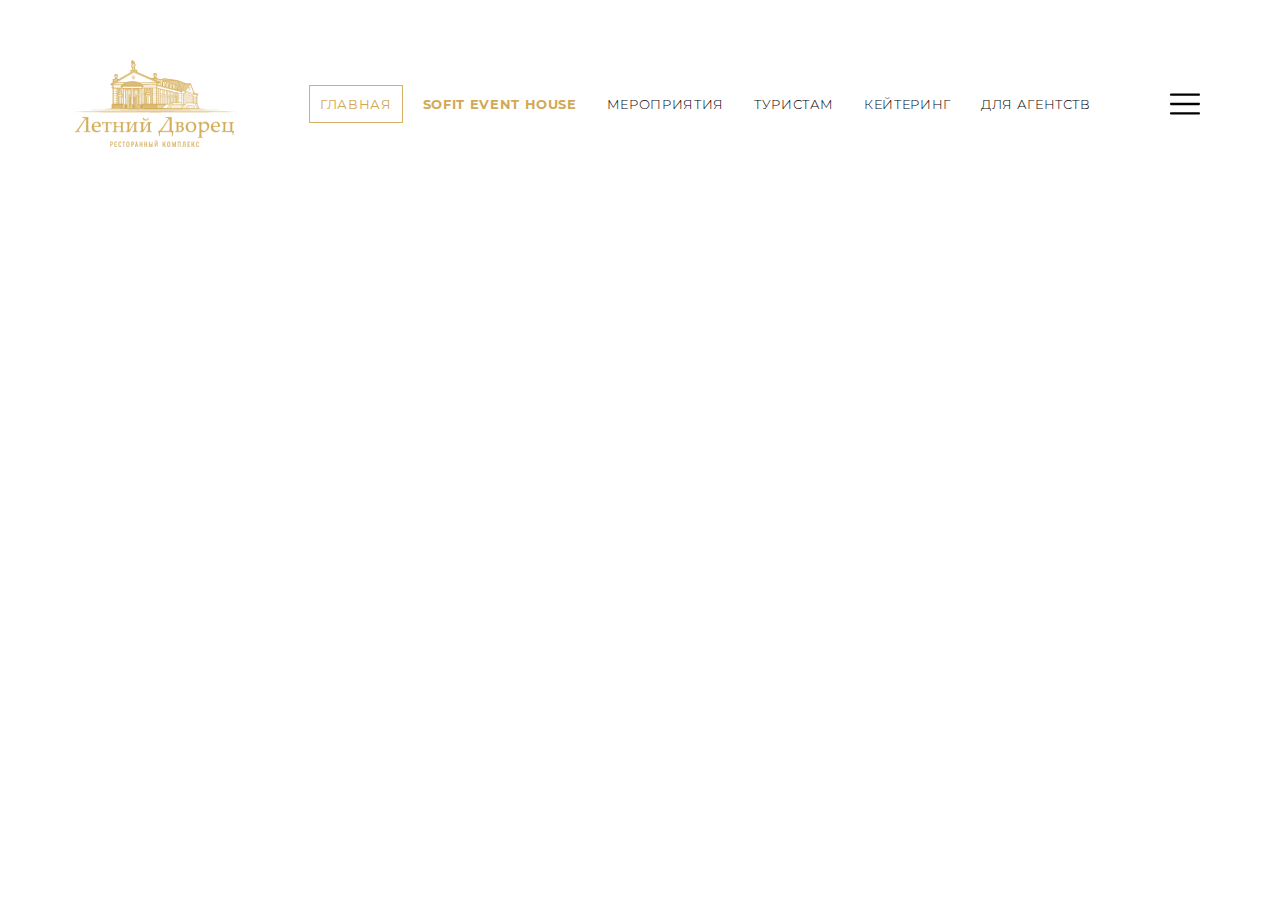
<file: index.html>
<!DOCTYPE html>
<html lang="en">
<head>
    <meta charset="UTF-8">
    <meta name="viewport" content="width=device-width, initial-scale=1.0">
    <title>Document</title>
    <link rel="stylesheet" href="css/styles.css">
    <link rel="stylesheet" href="libs/OwlCarousel/owl.carousel.min.css">
    <link rel="stylesheet" href="libs/OwlCarousel/owl.theme.default.min.css">
</head>
<body>
    <header class="header">
        <div class="logo">
            <img src="img/logo.png" alt="">
        </div>
        <nav class="menu">
            <a class="menu__link_active" href="#">Главная</a>
            <a class="menu__link_gold" href="#">SOFIT EVENT HOUSE</a>
            <a class="menu__link" href="#">МЕРОПРИЯТИЯ</a>
            <a class="menu__link" href="#">ТУРИСТАМ</a>
            <a class="menu__link" href="#">КЕЙТЕРИНГ</a>
            <a class="menu__link" href="#">ДЛЯ АГЕНТСТВ</a>
        </nav>
        <div class="burger">
            <svg class="menu">
                <use xlink:href="#menu"/>
            </svg>
        </div>
    </header>
    <div class="content">
        <div class="owl-carousel">
            <div class="item-slide">
                <img src="img/slider/1.png" alt="">
                <div class="mask">
                    <div class="text">
                        <h2>корпоративы</h2>
                        <p>Отметьте лучший праздник<br>в лучшем дворце Петербурга!</p>
                    </div>
                </div>
            </div>
            <div class="item-slide">
                <img src="img/slider/2.png" alt="">
                <div class="mask">
                    <div class="text">
                        <h2>свадьбы</h2>
                        <p>Отметьте лучший праздник<br>в лучшем дворце Петербурга!</p>
                    </div>
                </div>
            </div>
            <div class="item-slide">
                <img src="img/slider/3.png" alt="">
                <div class="mask">
                    <div class="text">
                        <h2>званые вечера</h2>
                        <p>Отметьте лучший праздник<br>в лучшем дворце Петербурга!</p>
                    </div>
                </div>
            </div>
        </div>
    </div>
    <div class="hidden" hidden>
        <svg id="menu" xmlns="http://www.w3.org/2000/svg" xmlns:xlink="http://www.w3.org/1999/xlink" version="1.1" id="Capa_1" x="0px" y="0px" width="40px" height="30px" viewBox="0 0 512 512" style="enable-background:new 0 0 512 512;" xml:space="preserve">
                <path d="M492,236H20c-11.046,0-20,8.954-20,20c0,11.046,8.954,20,20,20h472c11.046,0,20-8.954,20-20S503.046,236,492,236z"/>
                <path d="M492,76H20C8.954,76,0,84.954,0,96s8.954,20,20,20h472c11.046,0,20-8.954,20-20S503.046,76,492,76z"/>
                <path d="M492,396H20c-11.046,0-20,8.954-20,20c0,11.046,8.954,20,20,20h472c11.046,0,20-8.954,20-20    C512,404.954,503.046,396,492,396z"/>
        </svg>
        <svg id="geolocation" width="22" height="30" viewBox="0 0 22 30" fill="none" xmlns="http://www.w3.org/2000/svg">
            <path d="M18.4302 3.07741C16.4458 1.09301 13.8073 0 11.001 0C8.19428 0 5.55626 1.09301 3.57186 3.07741C-0.100545 6.74927 -0.556925 13.658 2.58349 17.8437L11.001 30L19.406 17.8607C22.559 13.658 22.1026 6.74927 18.4302 3.07741ZM18.5173 17.2203L11.001 28.0748L3.4727 17.2033C0.624294 13.4054 1.03246 7.16621 4.3471 3.85211C6.12441 2.0748 8.48739 1.09575 11.001 1.09575C13.5147 1.09575 15.8777 2.0748 17.6555 3.85211C20.9702 7.16621 21.3783 13.4054 18.5173 17.2203Z" fill="#D1A954"/>
        </svg>
        <svg id="phone" width="20" height="30" viewBox="0 0 20 30" fill="none" xmlns="http://www.w3.org/2000/svg">
            <path d="M17.7627 0H2.23709C1.18978 0 0.33783 0.852011 0.33783 1.89932V28.1007C0.33783 29.148 1.18984 30.0001 2.23715 30.0001H17.7627C18.81 30.0001 19.662 29.1481 19.662 28.1007V1.89932C19.6619 0.852011 18.81 0 17.7627 0ZM1.28958 4.77375H18.7102V24.6138H1.28958V4.77375ZM2.23709 0.951755H17.7627C18.2851 0.951755 18.7102 1.37681 18.7102 1.89932V4.13924H1.28958V1.89932C1.28958 1.37681 1.71464 0.951755 2.23709 0.951755ZM17.7627 29.0482H2.23709C1.71464 29.0482 1.28952 28.6232 1.28952 28.1007V25.2483H18.7102V28.1007C18.7102 28.6232 18.2851 29.0482 17.7627 29.0482Z" fill="#D1A954"/>
        </svg>
        <svg id="latter" width="22" height="10" viewBox="0 0 22 10" fill="none" xmlns="http://www.w3.org/2000/svg">
            <path d="M10.9999 9.78186C10.5281 9.78186 10.0564 9.62508 9.69744 9.31224L0.588705 1.36622C0.441149 1.23781 0.425543 1.01364 0.553944 0.865378C0.683765 0.717822 0.907227 0.704343 1.05478 0.831326L10.1635 8.77664C10.6168 9.17177 11.383 9.17177 11.8356 8.77664L20.933 0.844096C21.0798 0.715694 21.3033 0.729882 21.4338 0.878147C21.5622 1.02641 21.5473 1.24987 21.3997 1.37899L12.3024 9.31153C11.9427 9.62508 11.4717 9.78186 10.9999 9.78186Z" fill="#D1A954"/>
        </svg>  
    </div>  
    <script src="js/script.js"></script>
    <script src="libs/jquery/jquery.min.js"></script>
    <script src="libs/OwlCarousel/owl.carousel.min.js"></script>
</body>
</html>
</file>
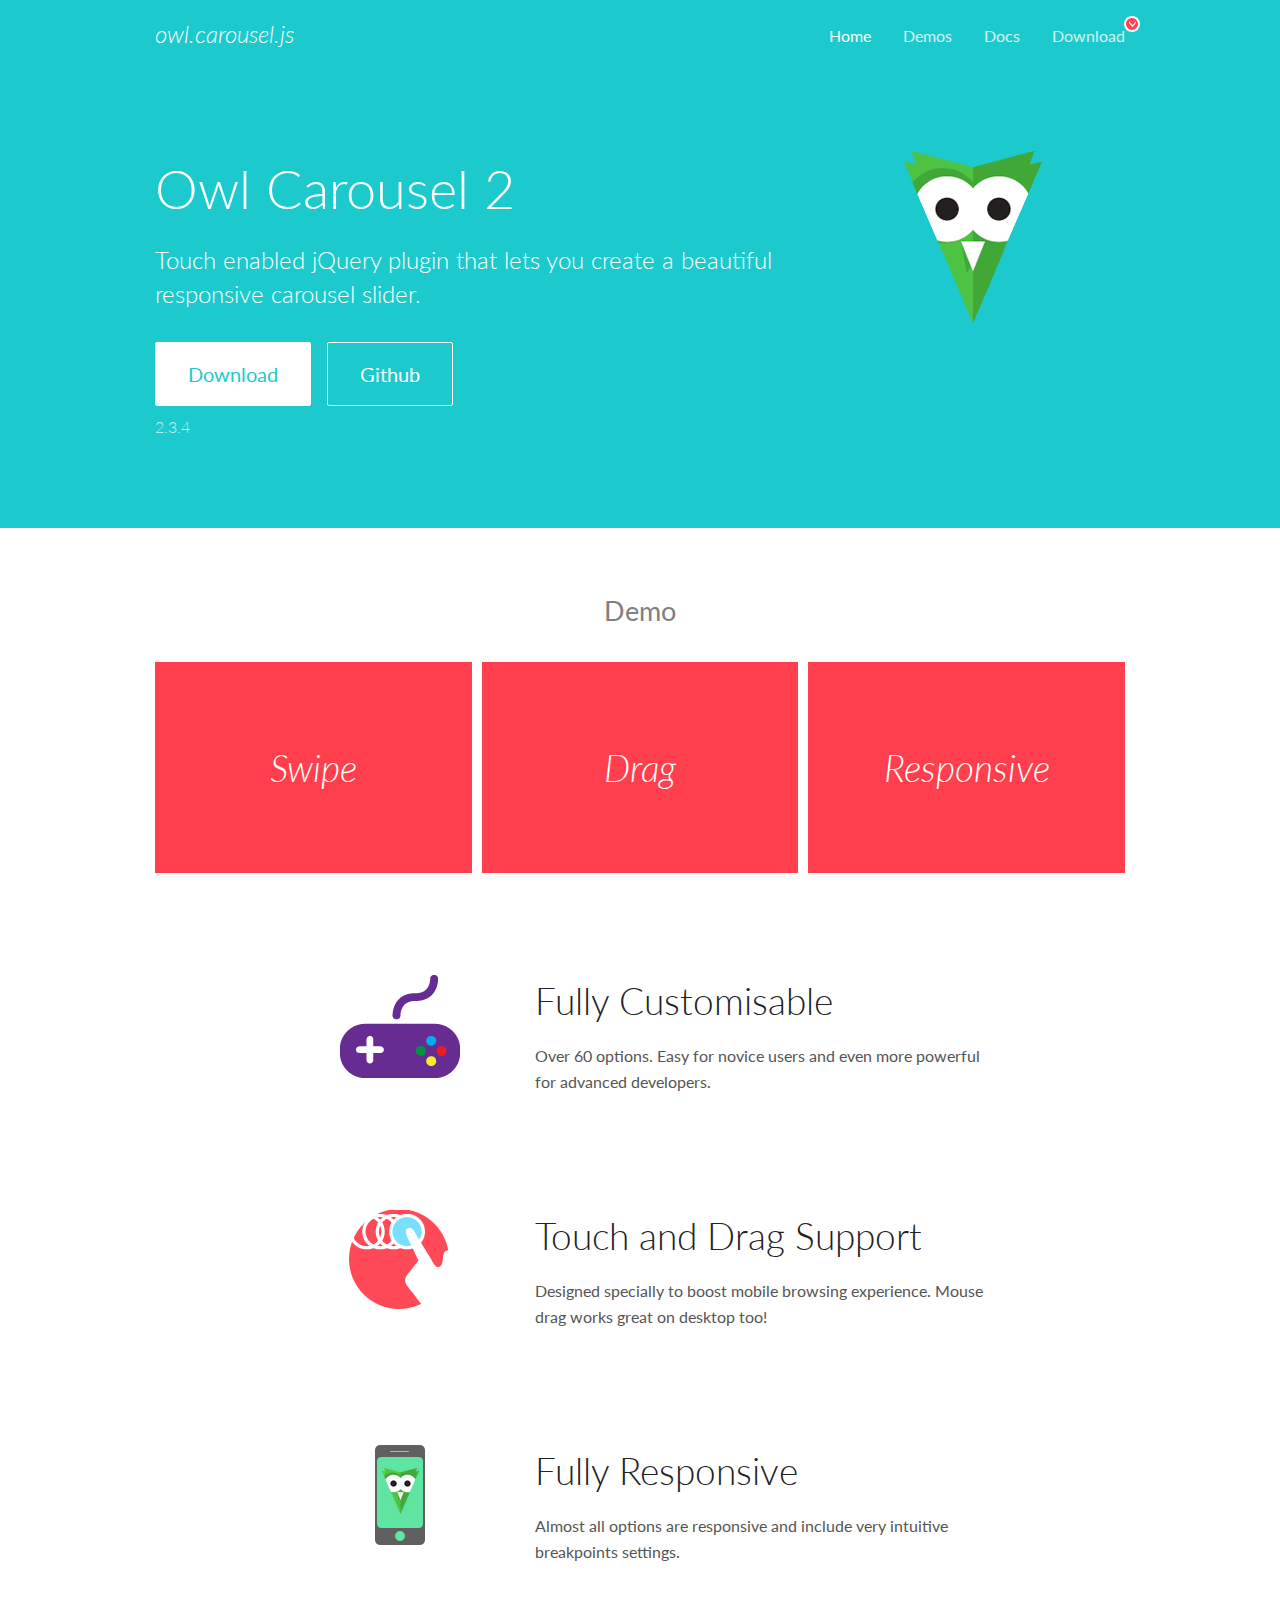
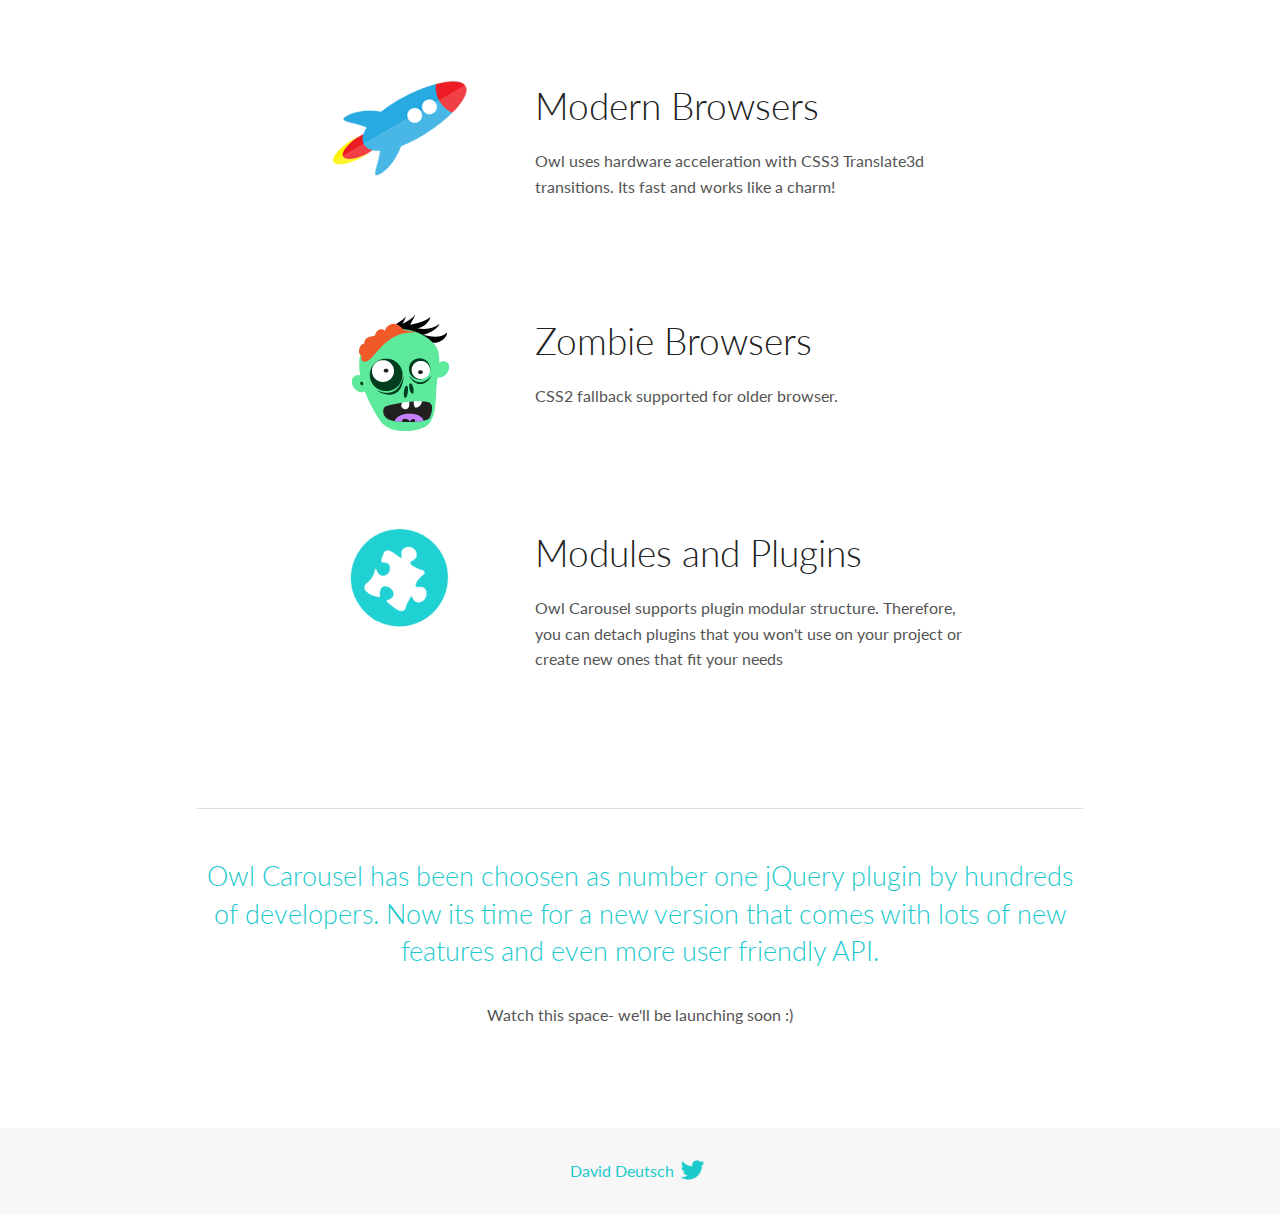
<file: libs/OwlCarousel/docs/index.html>
<!DOCTYPE html>
<html lang="en">
  <head>

    <!-- head -->
    <meta charset="utf-8">
    <meta name="msapplication-tap-highlight" content="no" />
    <meta name="viewport" content="width=device-width, initial-scale=1.0" />
    <meta name="description" content="Touch enabled jQuery plugin that lets you create beautiful responsive carousel slider.">
    <meta name="author" content="David Deutsch">
    <title>
      Home | Owl Carousel | 2.3.4
    </title>

    <!-- Stylesheets -->
    <link href='https://fonts.googleapis.com/css?family=Lato:300,400,700,400italic,300italic' rel='stylesheet' type='text/css'>
    <link rel="stylesheet" href="assets/css/docs.theme.min.css">

    <!-- Owl Stylesheets -->
    <link rel="stylesheet" href="assets/owlcarousel/assets/owl.carousel.min.css">
    <link rel="stylesheet" href="assets/owlcarousel/assets/owl.theme.default.min.css">

    <!-- HTML5 shim and Respond.js IE8 support of HTML5 elements and media queries -->

    <!--[if lt IE 9]>
      <script src="https://oss.maxcdn.com/libs/html5shiv/3.7.0/html5shiv.js"></script>
      <script src="https://oss.maxcdn.com/libs/respond.js/1.3.0/respond.min.js"></script>
    <![endif]-->

    <!-- Favicons -->
    <link rel="apple-touch-icon-precomposed" sizes="144x144" href="assets/ico/apple-touch-icon-144-precomposed.png">
    <link rel="shortcut icon" href="assets/ico/favicon.png">
    <link rel="shortcut icon" href="favicon.ico">

    <!-- Yeah i know js should not be in header. Its required for demos.-->

    <!-- javascript -->
    <script src="assets/vendors/jquery.min.js"></script>
    <script src="assets/owlcarousel/owl.carousel.js"></script>
  </head>
  <body>

    <!-- header -->
    <header class="header">
      <div class="row">
        <div class="large-12 columns">
          <div class="brand left">
            <h3>
              <a href="/OwlCarousel2/">owl.carousel.js</a> 
            </h3>
          </div>
          <a id="toggle-nav" class="right">
            <span></span> <span></span> <span></span> 
          </a> 
          <div class="nav-bar">
            <ul class="clearfix">
              <li class="active">
                <a href="/OwlCarousel2/index.html">Home</a> 
              </li>
              <li> <a href="/OwlCarousel2/demos/demos.html">Demos</a>  </li>
              <li> <a href="/OwlCarousel2/docs/started-welcome.html">Docs</a>  </li>
              <li>
                <a href="https://github.com/OwlCarousel2/OwlCarousel2/archive/2.3.4.zip">Download</a> 
                <span class="download"></span> 
              </li>
            </ul>
          </div>
        </div>
      </div>
    </header>

    <!-- home panel -->
    <section id="hero">
      <div class="row">
        <div class="large-8 medium-8 columns">
          <h1>Owl Carousel 2</h1>
          <h4>Touch enabled jQuery plugin that lets you create a beautiful responsive carousel slider.</h4>
          <a href="https://github.com/OwlCarousel2/OwlCarousel2/archive/2.3.4.zip" class="hero-button">Download</a> 
          <a href="https://github.com/OwlCarousel2/OwlCarousel2" class="hero-button outline">Github</a> 
          <p>2.3.4</p>
        </div>
        <div class="large-4 medium-4 columns">
          <img class="owl-logo" src="assets/img/owl-logo.png" alt="mr. Owl">
        </div>
      </div>
    </section>

    <!-- body -->
    <div class="home-demo">
      <div class="row">
        <div class="large-12 columns">
          <h3>Demo</h3>
          <div class="owl-carousel">
            <div class="item">
              <h2>Swipe</h2>
            </div>
            <div class="item">
              <h2>Drag</h2>
            </div>
            <div class="item">
              <h2>Responsive</h2>
            </div>
            <div class="item">
              <h2>CSS3</h2>
            </div>
            <div class="item">
              <h2>Fast</h2>
            </div>
            <div class="item">
              <h2>Easy</h2>
            </div>
            <div class="item">
              <h2>Free</h2>
            </div>
            <div class="item">
              <h2>Upgradable</h2>
            </div>
            <div class="item">
              <h2>Tons of options</h2>
            </div>
            <div class="item">
              <h2>Infinity</h2>
            </div>
            <div class="item">
              <h2>Auto Width</h2>
            </div>
          </div>
        </div>
      </div>
    </div>
    <script>
      var owl = $('.owl-carousel');
      owl.owlCarousel({
        margin: 10,
        loop: true,
        responsive: {
          0: {
            items: 1
          },
          600: {
            items: 2
          },
          1000: {
            items: 3
          }
        }
      })
    </script>

    <!-- features -->
    <div id="features">
      <div class="row">
        <div class="small-12 medium-9 small-centered columns">
          <section class="row feature">
            <div class="medium-4 small-12 columns">
              <img src="assets/img/feature-options.png" alt="">
            </div>
            <div class="medium-8 small-12 columns">
              <h2>Fully Customisable</h2>
              <p>Over 60 options. Easy for novice users and even more powerful for advanced developers.</p>
            </div>
          </section>
          <section class="row feature">
            <div class="medium-4 small-12 columns">
              <img src="assets/img/feature-drag.png" alt="">
            </div>
            <div class="medium-8 small-12 columns">
              <h2>Touch and Drag Support</h2>
              <p>Designed specially to boost mobile browsing experience. Mouse drag works great on desktop too!</p>
            </div>
          </section>
          <section class="row feature">
            <div class="medium-4 small-12 columns">
              <img src="assets/img/feature-responsive.png" alt="">
            </div>
            <div class="medium-8 small-12 columns">
              <h2>Fully Responsive</h2>
              <p>Almost all options are responsive and include very intuitive breakpoints settings.</p>
            </div>
          </section>
          <section class="row feature">
            <div class="medium-4 small-12 columns">
              <img src="assets/img/feature-modern.png" alt="">
            </div>
            <div class="medium-8 small-12 columns">
              <h2>Modern Browsers</h2>
              <p>Owl uses hardware acceleration with CSS3 Translate3d transitions. Its fast and works like a charm! </p>
            </div>
          </section>
          <section class="row feature">
            <div class="medium-4 small-12 columns">
              <img src="assets/img/feature-zombie.png" alt="">
            </div>
            <div class="medium-8 small-12 columns">
              <h2>Zombie Browsers</h2>
              <p>CSS2 fallback supported for older browser.</p>
            </div>
          </section>
          <section class="row feature">
            <div class="medium-4 small-12 columns">
              <img src="assets/img/feature-module.png" alt="">
            </div>
            <div class="medium-8 small-12 columns">
              <h2>Modules and Plugins</h2>
              <p>Owl Carousel supports plugin modular structure. Therefore, you can detach plugins that you won&#x27;t use on your project or create new ones that fit your needs</p>
            </div>
          </section>
        </div>
      </div>
    </div>

    <!-- footer -->
    <section id="teaser-text">
      <div class="row">
        <div class="small-12 medium-11 small-centered columns">
          <hr>
          <h3 id="owl-carousel-has-been-choosen-as-number-one-jquery-plugin-by-hundreds-of-developers-now-its-time-for-a-new-version-that-comes-with-lots-of-new-features-and-even-more-user-friendly-api-">Owl Carousel has been choosen as number one jQuery plugin by hundreds of developers. Now its time for a new version that comes with lots of new features and even more user friendly API.</h3>
          <p>Watch this space- we&#39;ll be launching soon :)</p>
        </div>
      </div>
    </section>

    <!-- footer -->
    <footer class="footer">
      <div class="row">
        <div class="large-12 columns">
          <h5>
            <a href="/OwlCarousel2/docs/support-contact.html">David Deutsch</a> 
            <a id="custom-tweet-button" href="https://twitter.com/share?url=https://github.com/OwlCarousel2/OwlCarousel2&text=Owl Carousel - This is so awesome! " target="_blank"></a> 
          </h5>
        </div>
      </div>
    </footer>

    <!-- vendors -->
    <script src="assets/vendors/highlight.js"></script>
    <script src="assets/js/app.js"></script>
  </body>
</html>
</file>
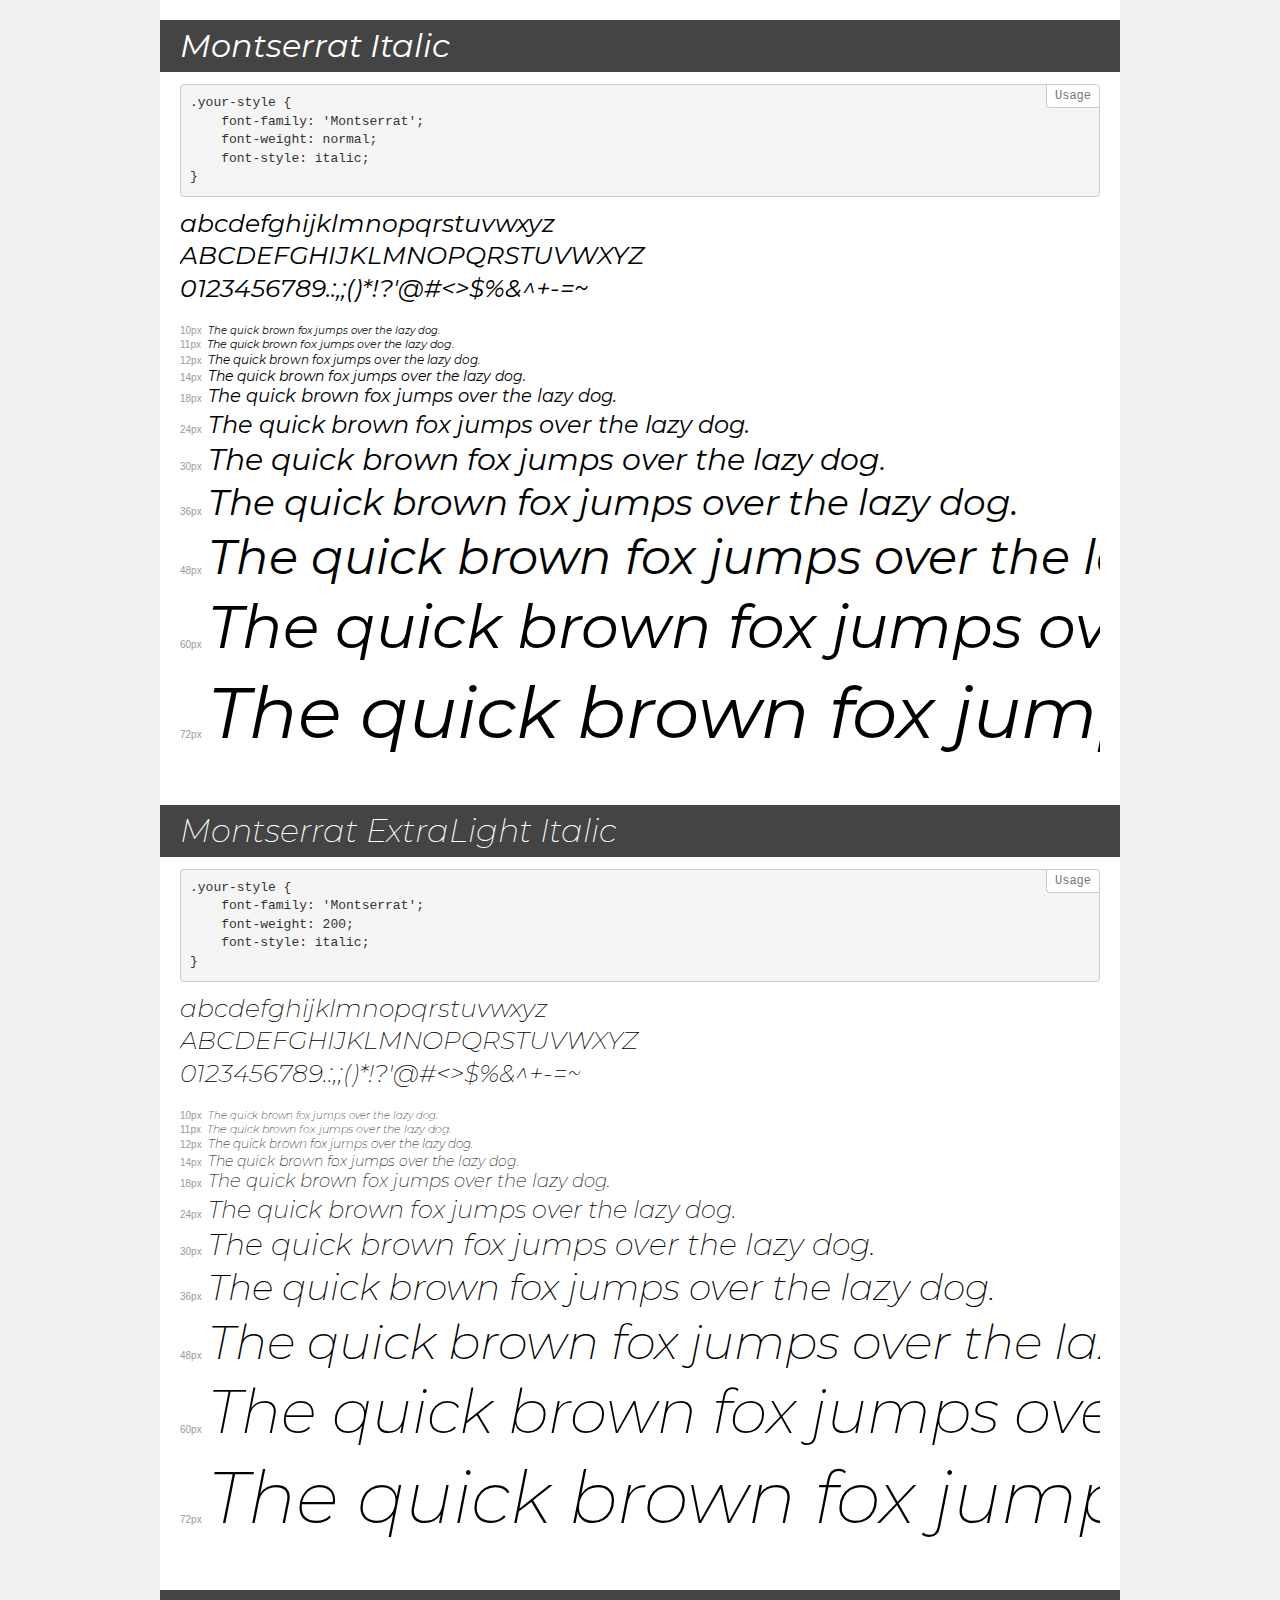
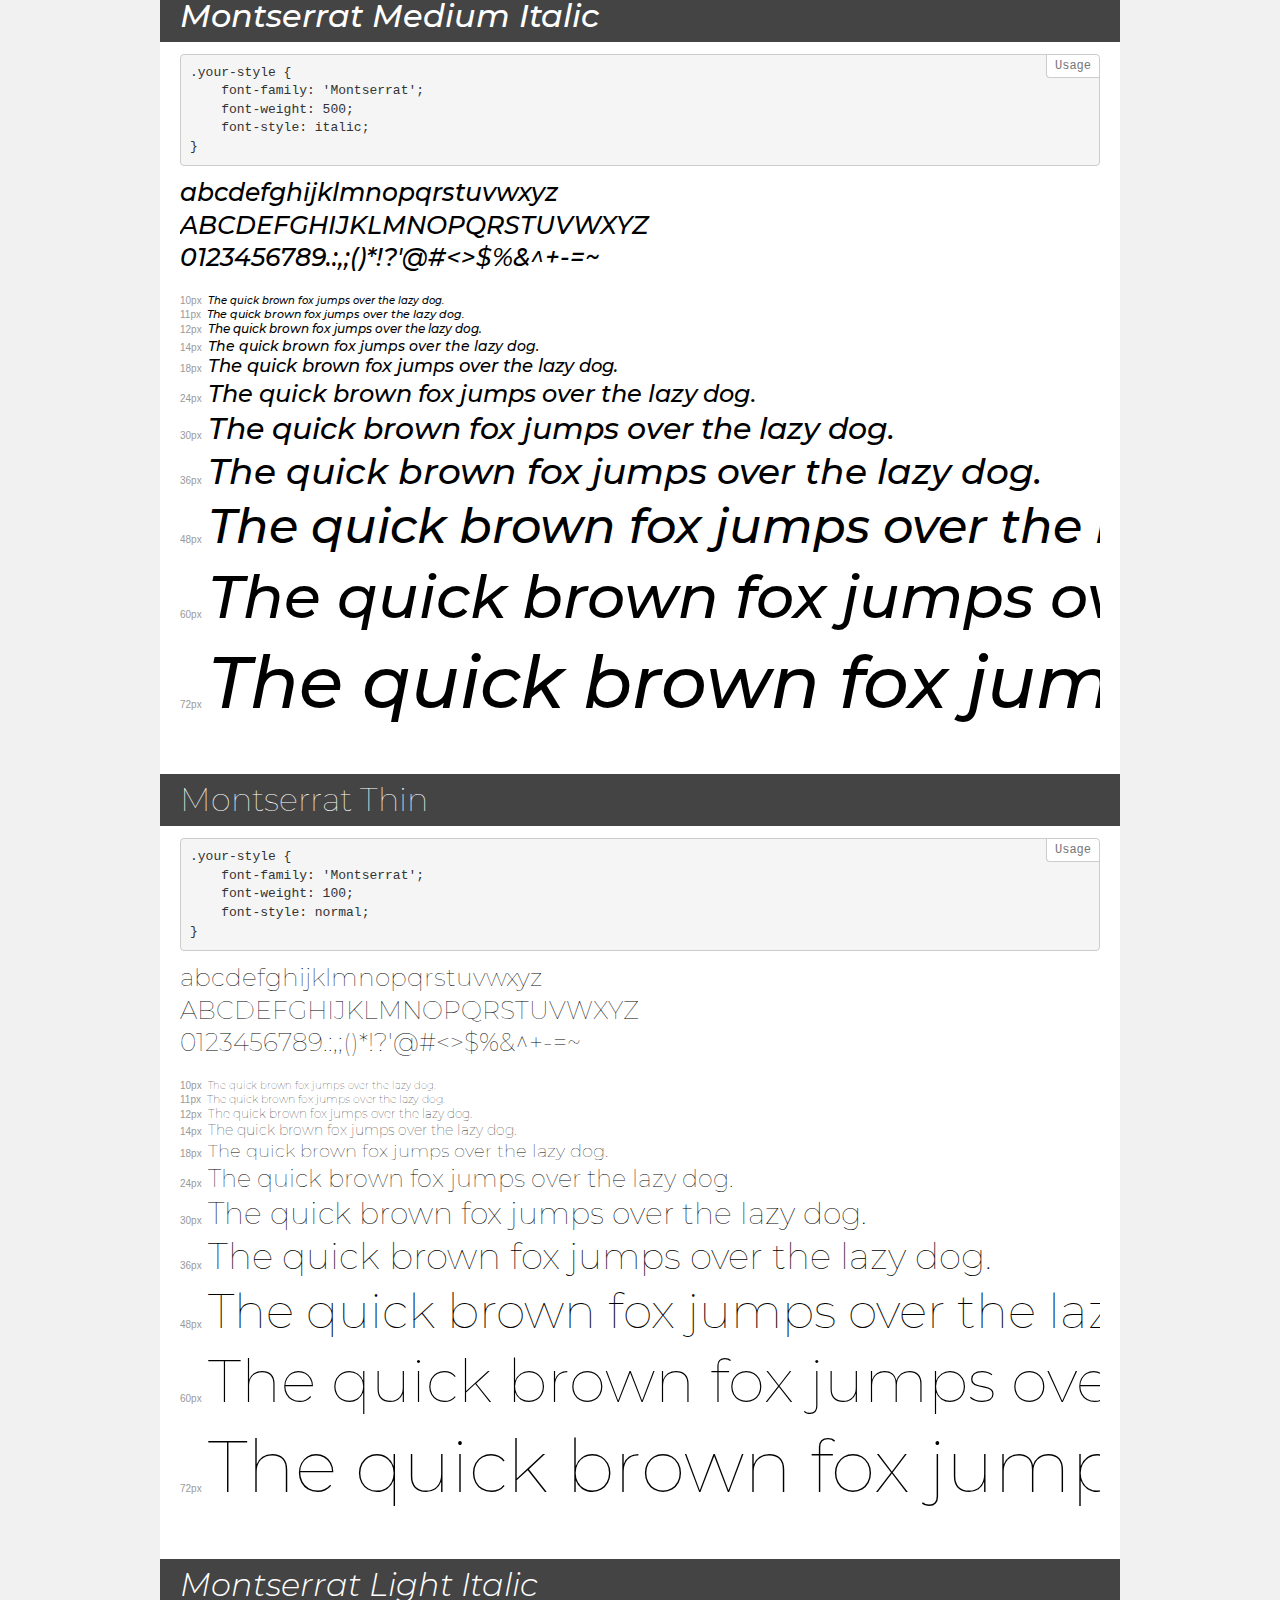
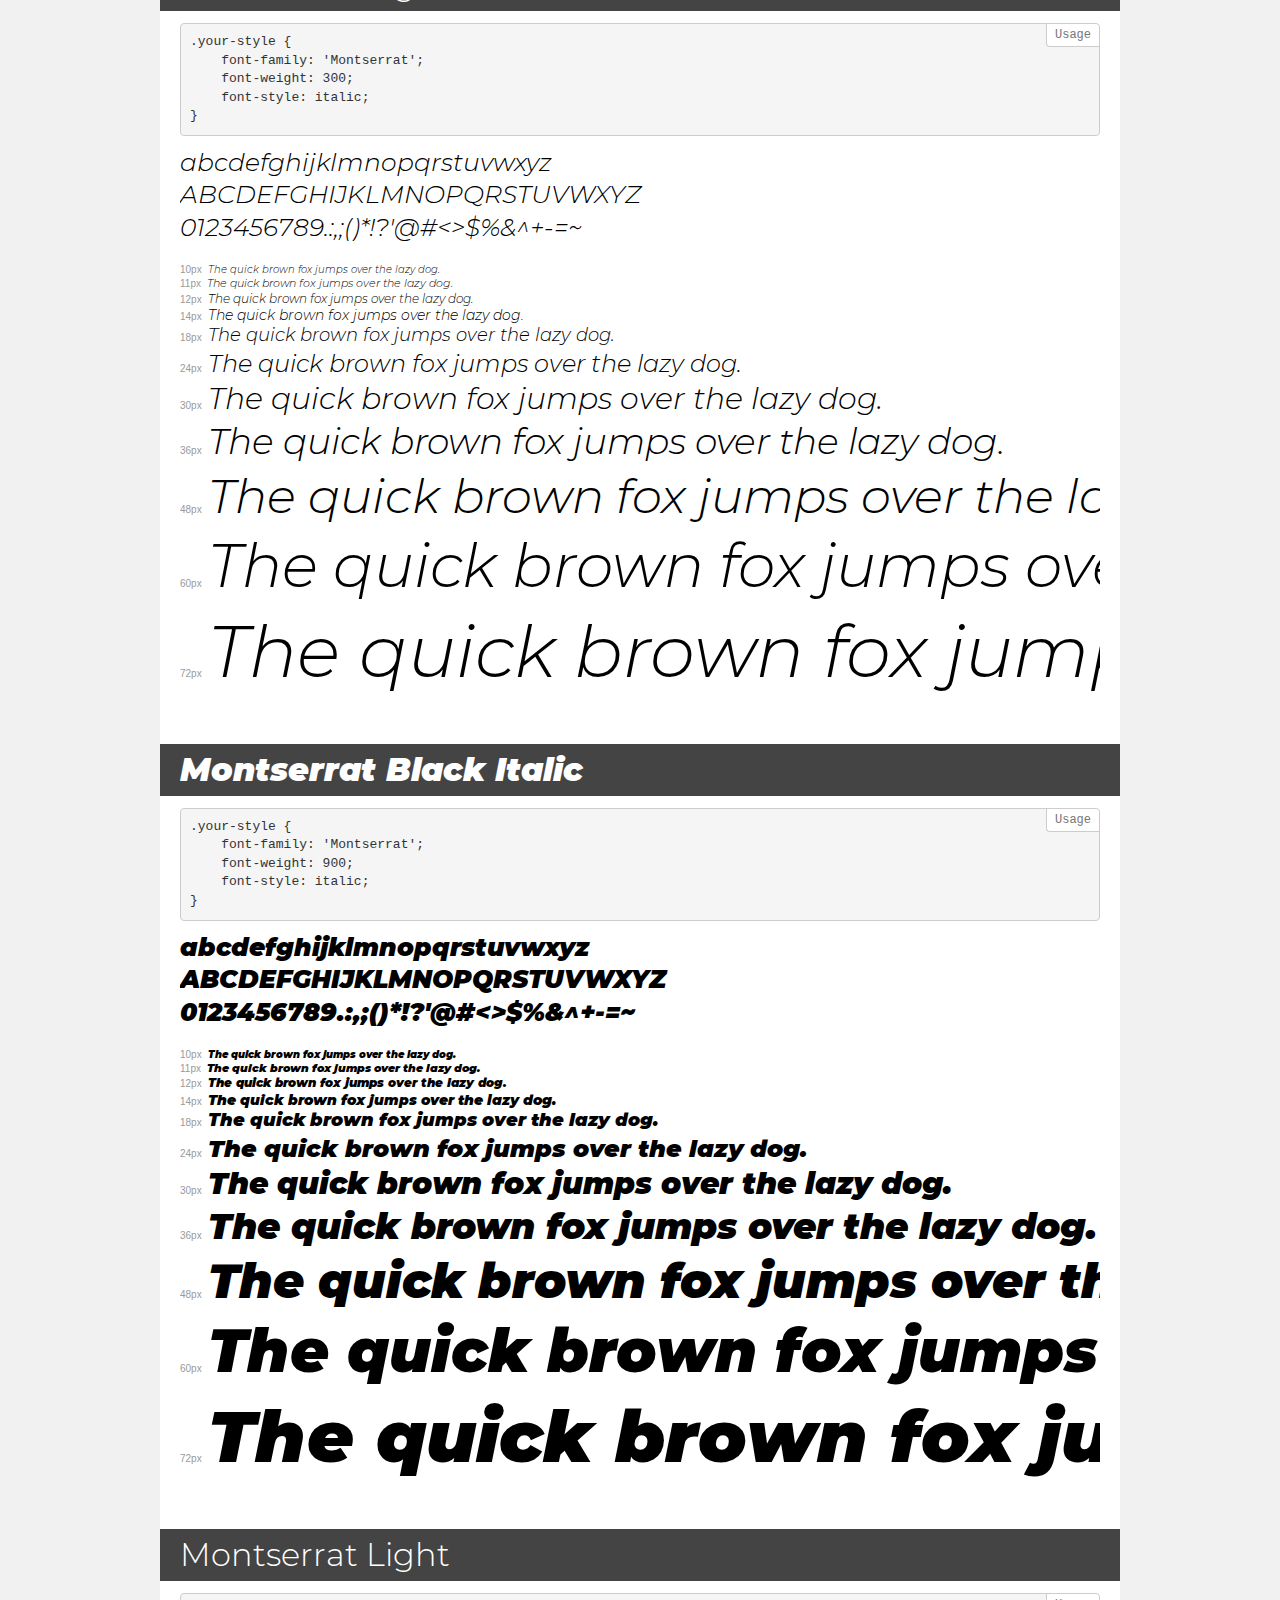
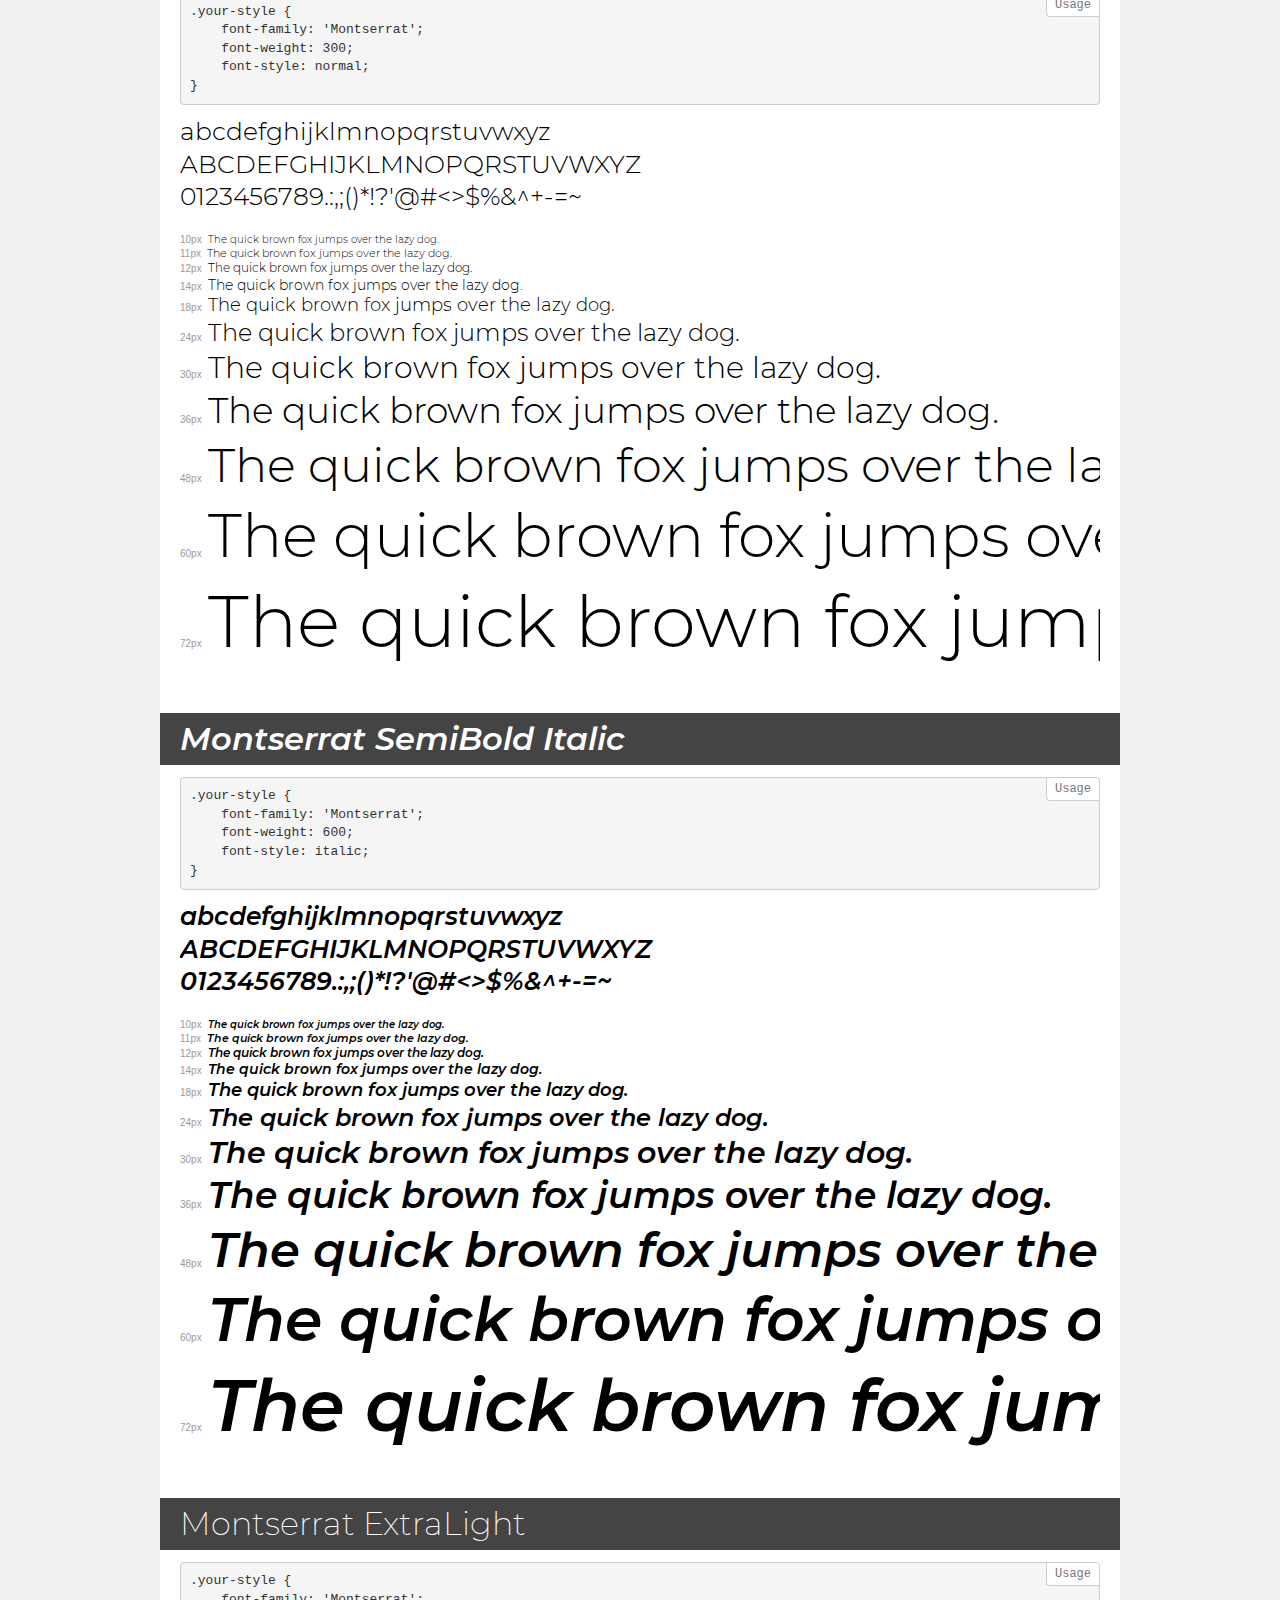
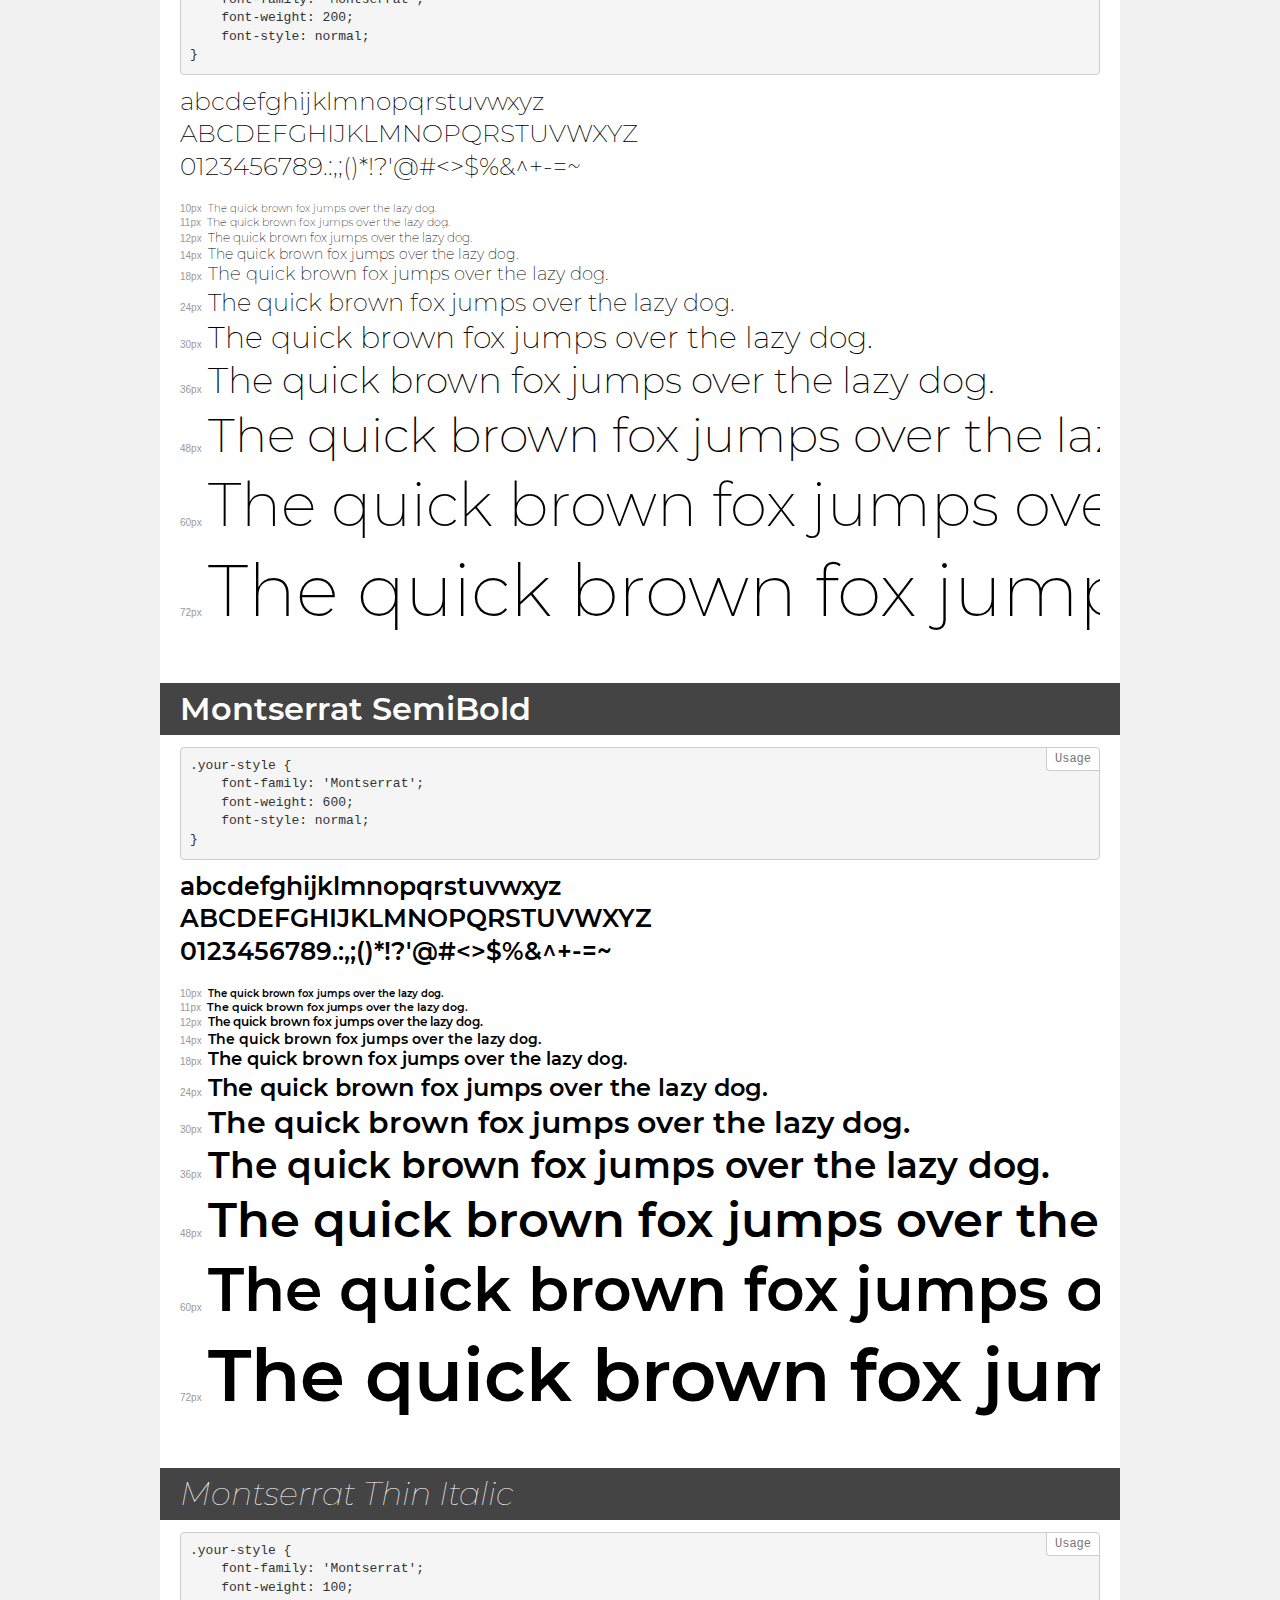
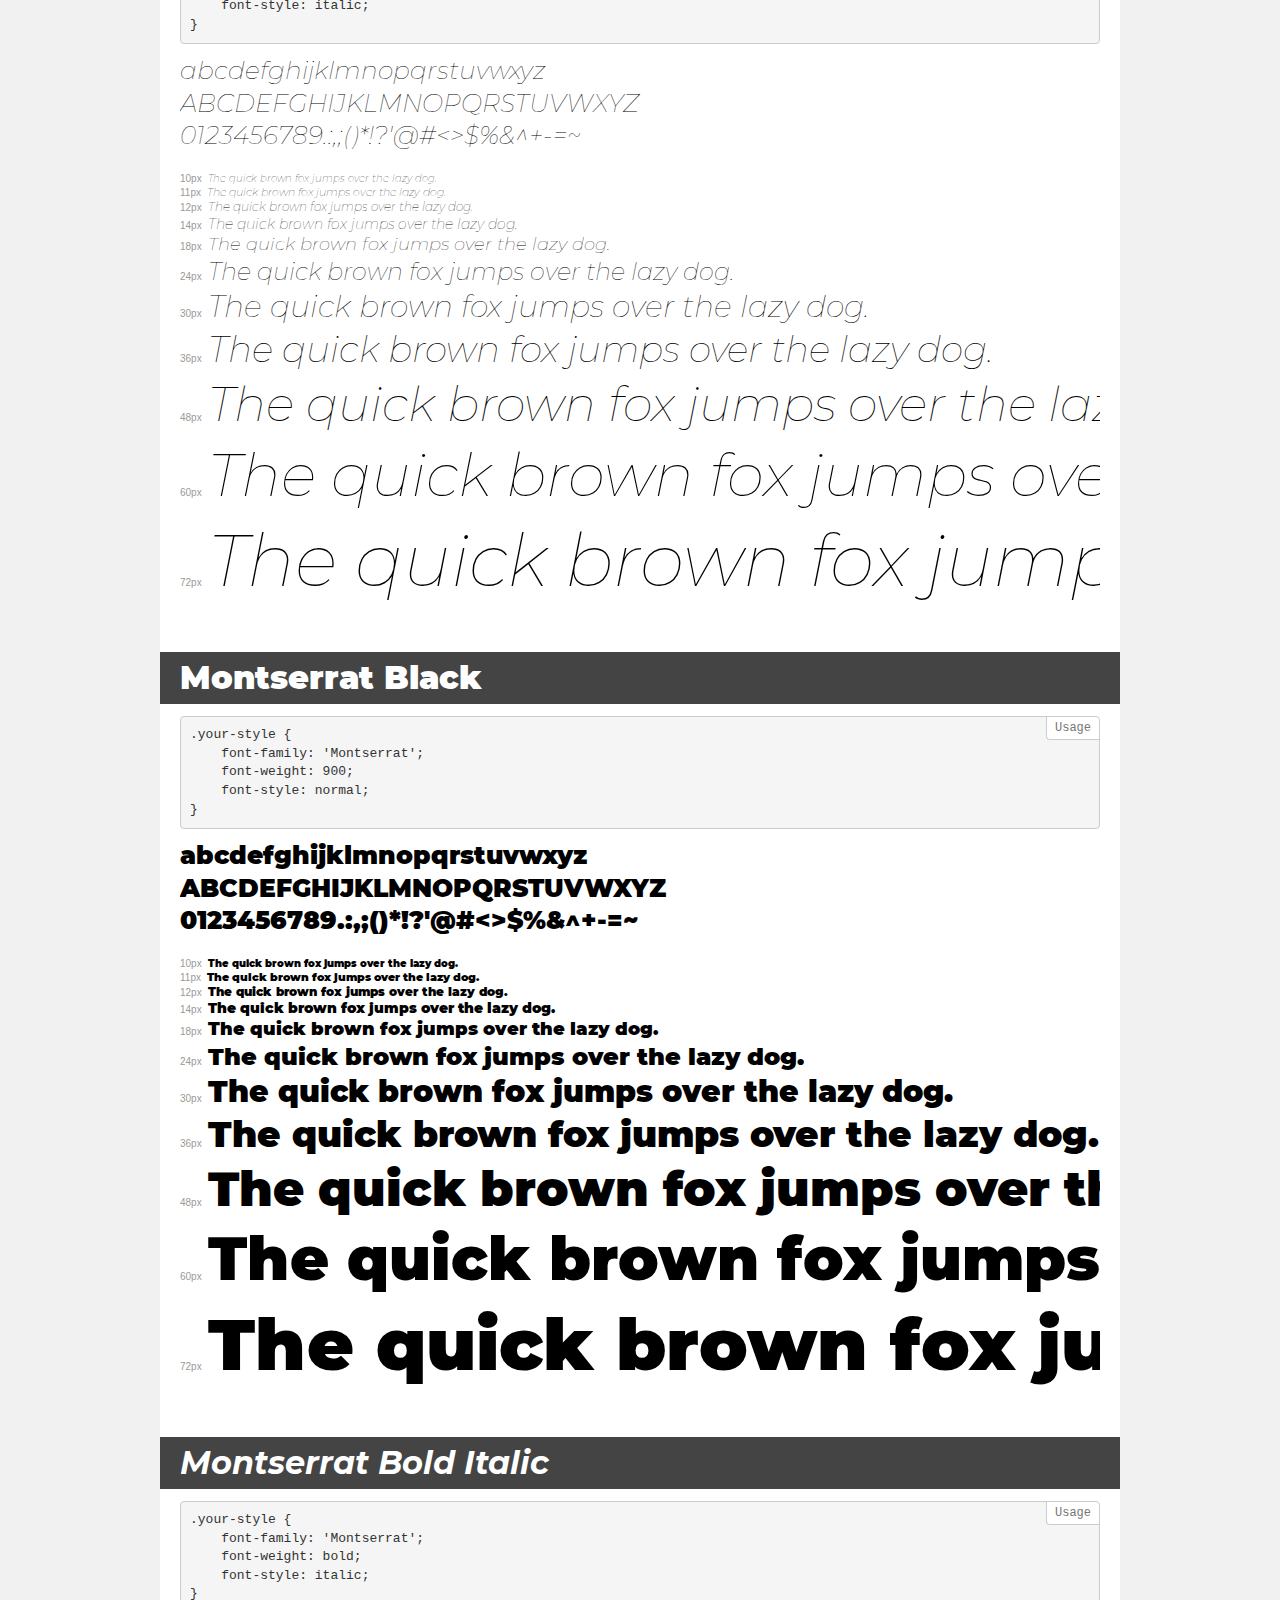
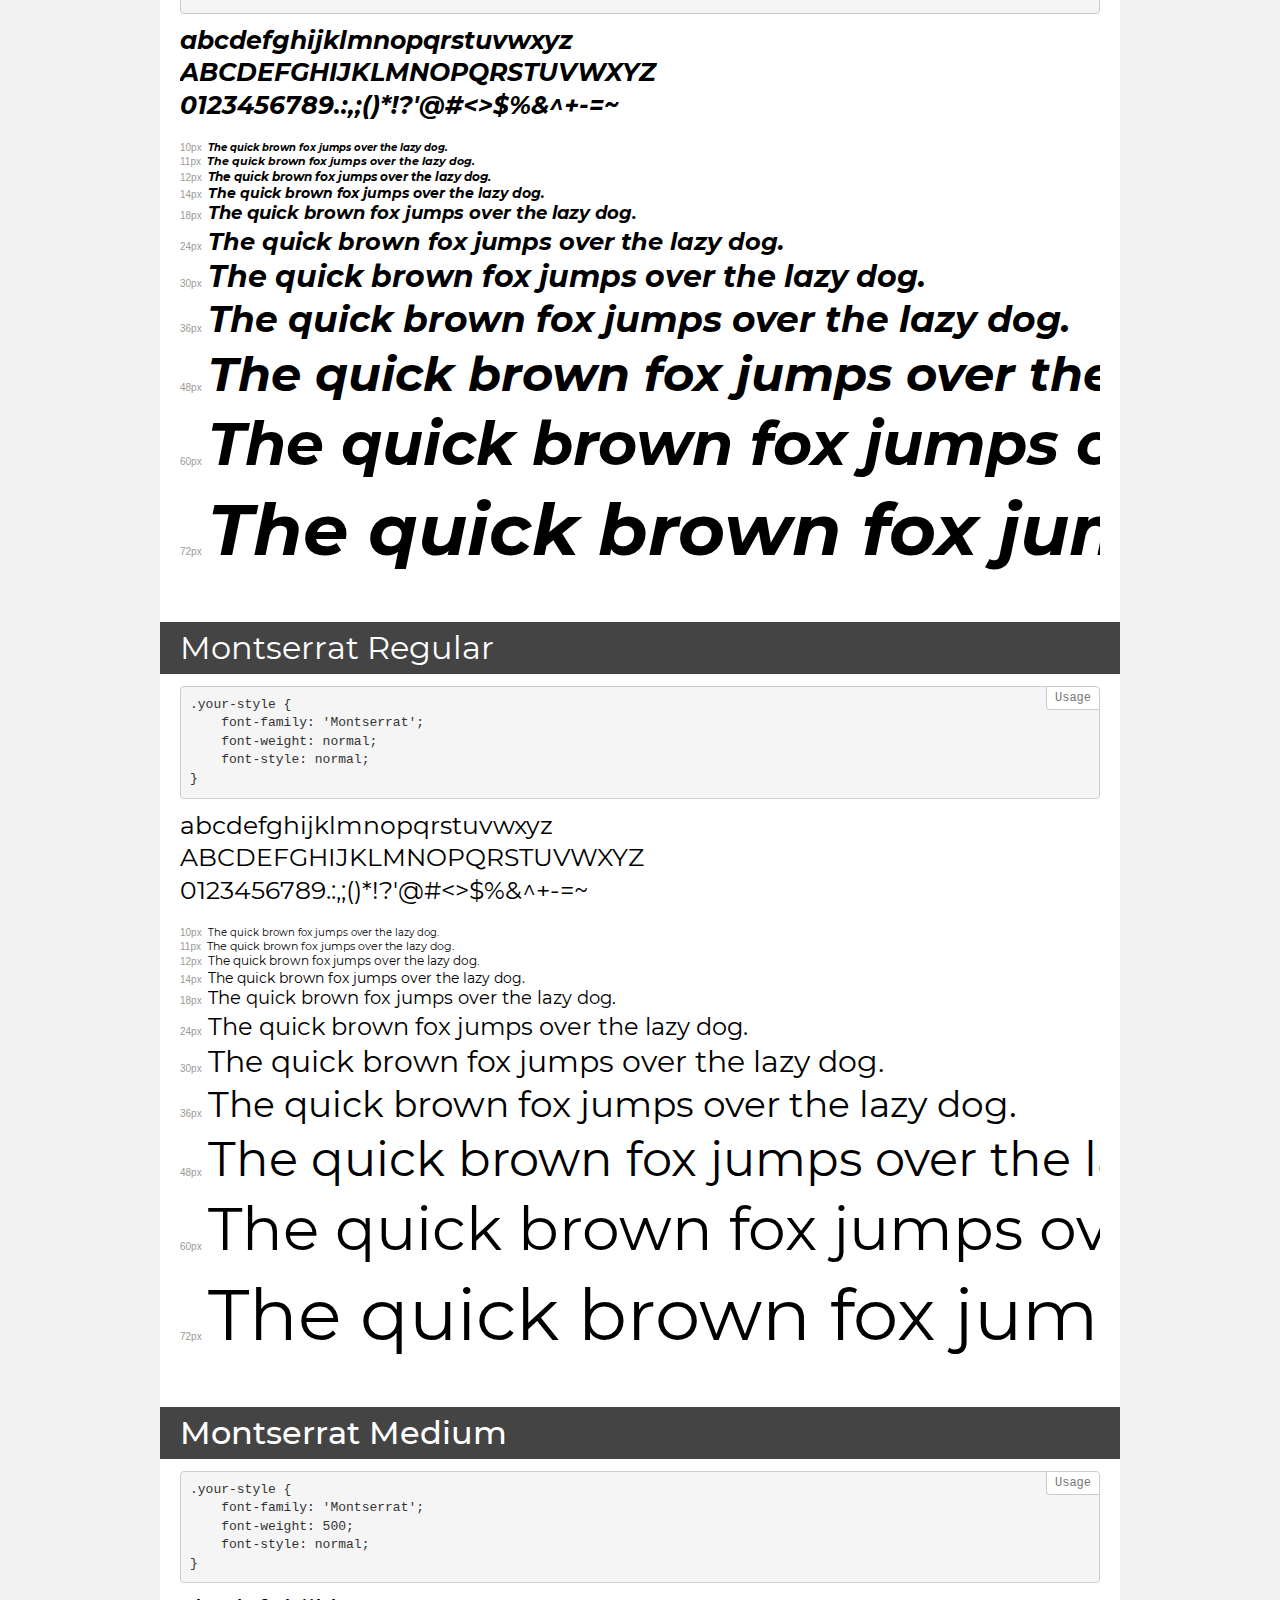
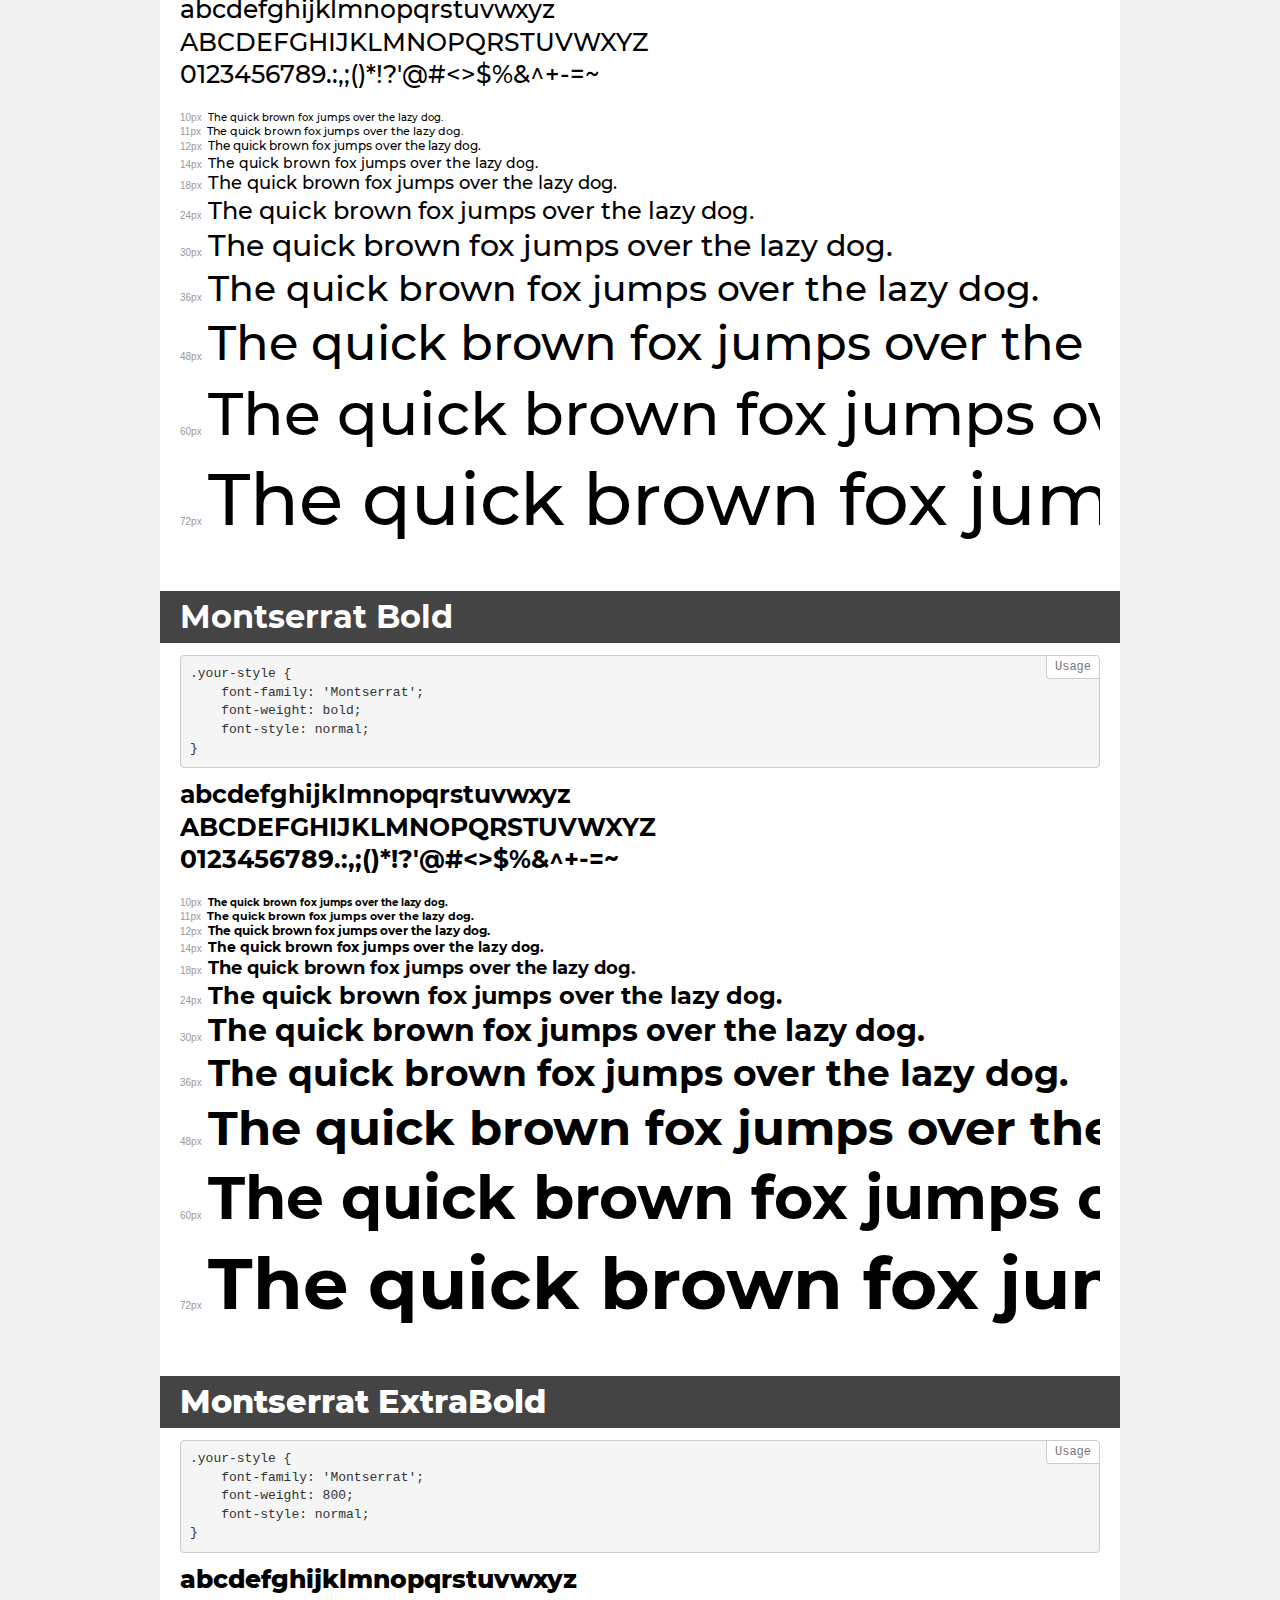
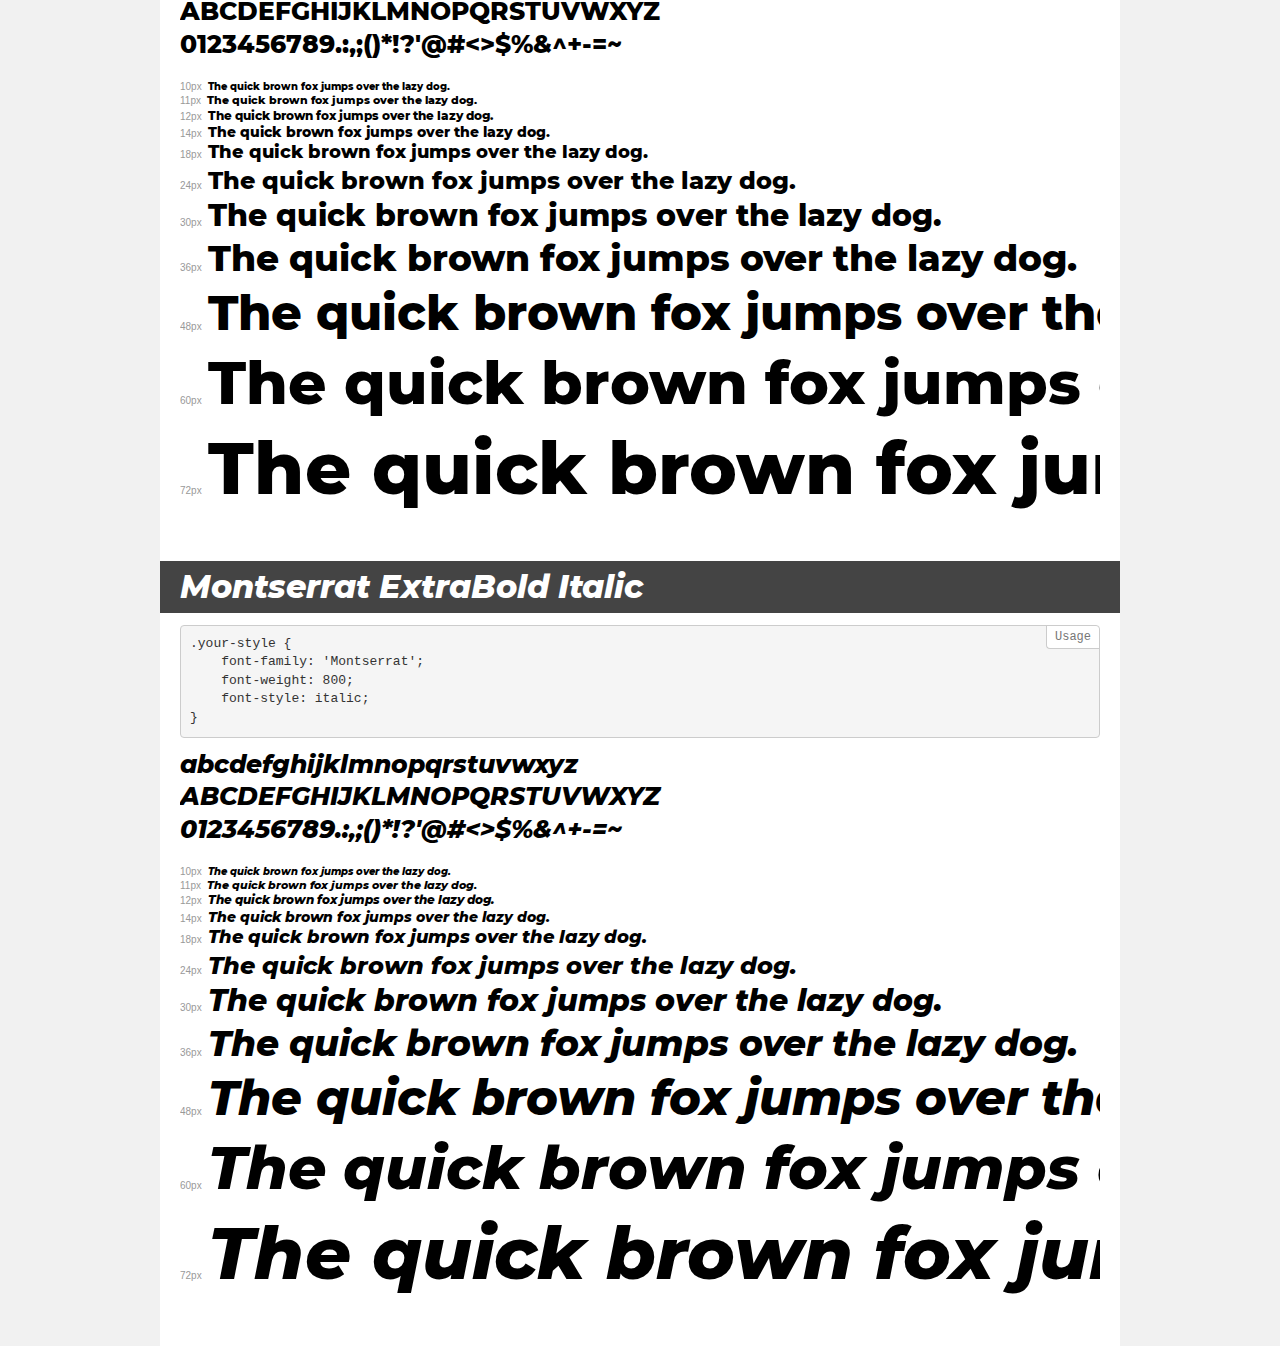
<file: fonts/Montserat/demo.html>
<!DOCTYPE html>
<html>
<head>
    <meta charset="utf-8">
    <meta http-equiv="X-UA-Compatible" content="IE=edge">
    <meta name="viewport" content="width=device-width, initial-scale=1">
    <meta name="robots" content="noindex, noarchive">
    <meta name="format-detection" content="telephone=no">
    <title>Transfonter demo</title>
    <link href="stylesheet.css" rel="stylesheet">
    <style>
        /*
        http://meyerweb.com/eric/tools/css/reset/
        v2.0 | 20110126
        License: none (public domain)
        */
        html, body, div, span, applet, object, iframe,
        h1, h2, h3, h4, h5, h6, p, blockquote, pre,
        a, abbr, acronym, address, big, cite, code,
        del, dfn, em, img, ins, kbd, q, s, samp,
        small, strike, strong, sub, sup, tt, var,
        b, u, i, center,
        dl, dt, dd, ol, ul, li,
        fieldset, form, label, legend,
        table, caption, tbody, tfoot, thead, tr, th, td,
        article, aside, canvas, details, embed,
        figure, figcaption, footer, header, hgroup,
        menu, nav, output, ruby, section, summary,
        time, mark, audio, video {
            margin: 0;
            padding: 0;
            border: 0;
            font-size: 100%;
            font: inherit;
            vertical-align: baseline;
        }
        /* HTML5 display-role reset for older browsers */
        article, aside, details, figcaption, figure,
        footer, header, hgroup, menu, nav, section {
            display: block;
        }
        body {
            line-height: 1;
        }
        ol, ul {
            list-style: none;
        }
        blockquote, q {
            quotes: none;
        }
        blockquote:before, blockquote:after,
        q:before, q:after {
            content: '';
            content: none;
        }
        table {
            border-collapse: collapse;
            border-spacing: 0;
        }
        /* common styles */
        body {
            background: #f1f1f1;
            color: #000;
        }
        .page {
            background: #fff;
            width: 920px;
            margin: 0 auto;
            padding: 20px 20px 0 20px;
            overflow: hidden;
        }
        .font-container {
            overflow-x: auto;
            overflow-y: hidden;
            margin-bottom: 40px;
            line-height: 1.3;
            white-space: nowrap;
            padding-bottom: 5px;
        }
        h1 {
            position: relative;
            background: #444;
            font-size: 32px;
            color: #fff;
            padding: 10px 20px;
            margin: 0 -20px 12px -20px;
        }
        .letters {
            font-size: 25px;
            margin-bottom: 20px;
        }
        .s10:before {
            content: '10px';
        }
        .s11:before {
            content: '11px';
        }
        .s12:before {
            content: '12px';
        }
        .s14:before {
            content: '14px';
        }
        .s18:before {
            content: '18px';
        }
        .s24:before {
            content: '24px';
        }
        .s30:before {
            content: '30px';
        }
        .s36:before {
            content: '36px';
        }
        .s48:before {
            content: '48px';
        }
        .s60:before {
            content: '60px';
        }
        .s72:before {
            content: '72px';
        }
        .s10:before, .s11:before, .s12:before, .s14:before,
        .s18:before, .s24:before, .s30:before, .s36:before,
        .s48:before, .s60:before, .s72:before {
            font-family: Arial, sans-serif;
            font-size: 10px;
            font-weight: normal;
            font-style: normal;
            color: #999;
            padding-right: 6px;
        }
        pre {
            display: block;
            position: relative;
            padding: 9px;
            margin: 0 0 10px;
            font-family: Monaco, Menlo, Consolas, "Courier New", monospace !important;
            font-size: 13px;
            line-height: 1.428571429;
            color: #333;
            font-weight: normal !important;
            font-style: normal !important;
            background-color: #f5f5f5;
            border: 1px solid #ccc;
            overflow-x: auto;
            border-radius: 4px;
        }
        pre:after {
            display: block;
            position: absolute;
            right: 0;
            top: 0;
            content: 'Usage';
            line-height: 1;
            padding: 5px 8px;
            font-size: 12px;
            color: #767676;
            background-color: #fff;
            border: 1px solid #ccc;
            border-right: none;
            border-top: none;
            border-radius: 0 4px 0 4px;
            z-index: 10;
        }
        /* responsive */
        @media (max-width: 959px) {
            .page {
                width: auto;
                margin: 0;
            }
        }
    </style>
</head>
<body>
<div class="page">
    <div class="demo" style="font-family: 'Montserrat'; font-weight: normal; font-style: italic;">
        <h1>Montserrat Italic</h1>
        <pre>.your-style {
    font-family: 'Montserrat';
    font-weight: normal;
    font-style: italic;
}</pre>
        <div class="font-container">
            <p class="letters">
                abcdefghijklmnopqrstuvwxyz<br>
ABCDEFGHIJKLMNOPQRSTUVWXYZ<br>
                0123456789.:,;()*!?'@#<>$%&^+-=~
            </p>
            <p class="s10" style="font-size: 10px;">The quick brown fox jumps over the lazy dog.</p>
            <p class="s11" style="font-size: 11px;">The quick brown fox jumps over the lazy dog.</p>
            <p class="s12" style="font-size: 12px;">The quick brown fox jumps over the lazy dog.</p>
            <p class="s14" style="font-size: 14px;">The quick brown fox jumps over the lazy dog.</p>
            <p class="s18" style="font-size: 18px;">The quick brown fox jumps over the lazy dog.</p>
            <p class="s24" style="font-size: 24px;">The quick brown fox jumps over the lazy dog.</p>
            <p class="s30" style="font-size: 30px;">The quick brown fox jumps over the lazy dog.</p>
            <p class="s36" style="font-size: 36px;">The quick brown fox jumps over the lazy dog.</p>
            <p class="s48" style="font-size: 48px;">The quick brown fox jumps over the lazy dog.</p>
            <p class="s60" style="font-size: 60px;">The quick brown fox jumps over the lazy dog.</p>
            <p class="s72" style="font-size: 72px;">The quick brown fox jumps over the lazy dog.</p>
        </div>
    </div>
    <div class="demo" style="font-family: 'Montserrat'; font-weight: 200; font-style: italic;">
        <h1>Montserrat ExtraLight Italic</h1>
        <pre>.your-style {
    font-family: 'Montserrat';
    font-weight: 200;
    font-style: italic;
}</pre>
        <div class="font-container">
            <p class="letters">
                abcdefghijklmnopqrstuvwxyz<br>
ABCDEFGHIJKLMNOPQRSTUVWXYZ<br>
                0123456789.:,;()*!?'@#<>$%&^+-=~
            </p>
            <p class="s10" style="font-size: 10px;">The quick brown fox jumps over the lazy dog.</p>
            <p class="s11" style="font-size: 11px;">The quick brown fox jumps over the lazy dog.</p>
            <p class="s12" style="font-size: 12px;">The quick brown fox jumps over the lazy dog.</p>
            <p class="s14" style="font-size: 14px;">The quick brown fox jumps over the lazy dog.</p>
            <p class="s18" style="font-size: 18px;">The quick brown fox jumps over the lazy dog.</p>
            <p class="s24" style="font-size: 24px;">The quick brown fox jumps over the lazy dog.</p>
            <p class="s30" style="font-size: 30px;">The quick brown fox jumps over the lazy dog.</p>
            <p class="s36" style="font-size: 36px;">The quick brown fox jumps over the lazy dog.</p>
            <p class="s48" style="font-size: 48px;">The quick brown fox jumps over the lazy dog.</p>
            <p class="s60" style="font-size: 60px;">The quick brown fox jumps over the lazy dog.</p>
            <p class="s72" style="font-size: 72px;">The quick brown fox jumps over the lazy dog.</p>
        </div>
    </div>
    <div class="demo" style="font-family: 'Montserrat'; font-weight: 500; font-style: italic;">
        <h1>Montserrat Medium Italic</h1>
        <pre>.your-style {
    font-family: 'Montserrat';
    font-weight: 500;
    font-style: italic;
}</pre>
        <div class="font-container">
            <p class="letters">
                abcdefghijklmnopqrstuvwxyz<br>
ABCDEFGHIJKLMNOPQRSTUVWXYZ<br>
                0123456789.:,;()*!?'@#<>$%&^+-=~
            </p>
            <p class="s10" style="font-size: 10px;">The quick brown fox jumps over the lazy dog.</p>
            <p class="s11" style="font-size: 11px;">The quick brown fox jumps over the lazy dog.</p>
            <p class="s12" style="font-size: 12px;">The quick brown fox jumps over the lazy dog.</p>
            <p class="s14" style="font-size: 14px;">The quick brown fox jumps over the lazy dog.</p>
            <p class="s18" style="font-size: 18px;">The quick brown fox jumps over the lazy dog.</p>
            <p class="s24" style="font-size: 24px;">The quick brown fox jumps over the lazy dog.</p>
            <p class="s30" style="font-size: 30px;">The quick brown fox jumps over the lazy dog.</p>
            <p class="s36" style="font-size: 36px;">The quick brown fox jumps over the lazy dog.</p>
            <p class="s48" style="font-size: 48px;">The quick brown fox jumps over the lazy dog.</p>
            <p class="s60" style="font-size: 60px;">The quick brown fox jumps over the lazy dog.</p>
            <p class="s72" style="font-size: 72px;">The quick brown fox jumps over the lazy dog.</p>
        </div>
    </div>
    <div class="demo" style="font-family: 'Montserrat'; font-weight: 100; font-style: normal;">
        <h1>Montserrat Thin</h1>
        <pre>.your-style {
    font-family: 'Montserrat';
    font-weight: 100;
    font-style: normal;
}</pre>
        <div class="font-container">
            <p class="letters">
                abcdefghijklmnopqrstuvwxyz<br>
ABCDEFGHIJKLMNOPQRSTUVWXYZ<br>
                0123456789.:,;()*!?'@#<>$%&^+-=~
            </p>
            <p class="s10" style="font-size: 10px;">The quick brown fox jumps over the lazy dog.</p>
            <p class="s11" style="font-size: 11px;">The quick brown fox jumps over the lazy dog.</p>
            <p class="s12" style="font-size: 12px;">The quick brown fox jumps over the lazy dog.</p>
            <p class="s14" style="font-size: 14px;">The quick brown fox jumps over the lazy dog.</p>
            <p class="s18" style="font-size: 18px;">The quick brown fox jumps over the lazy dog.</p>
            <p class="s24" style="font-size: 24px;">The quick brown fox jumps over the lazy dog.</p>
            <p class="s30" style="font-size: 30px;">The quick brown fox jumps over the lazy dog.</p>
            <p class="s36" style="font-size: 36px;">The quick brown fox jumps over the lazy dog.</p>
            <p class="s48" style="font-size: 48px;">The quick brown fox jumps over the lazy dog.</p>
            <p class="s60" style="font-size: 60px;">The quick brown fox jumps over the lazy dog.</p>
            <p class="s72" style="font-size: 72px;">The quick brown fox jumps over the lazy dog.</p>
        </div>
    </div>
    <div class="demo" style="font-family: 'Montserrat'; font-weight: 300; font-style: italic;">
        <h1>Montserrat Light Italic</h1>
        <pre>.your-style {
    font-family: 'Montserrat';
    font-weight: 300;
    font-style: italic;
}</pre>
        <div class="font-container">
            <p class="letters">
                abcdefghijklmnopqrstuvwxyz<br>
ABCDEFGHIJKLMNOPQRSTUVWXYZ<br>
                0123456789.:,;()*!?'@#<>$%&^+-=~
            </p>
            <p class="s10" style="font-size: 10px;">The quick brown fox jumps over the lazy dog.</p>
            <p class="s11" style="font-size: 11px;">The quick brown fox jumps over the lazy dog.</p>
            <p class="s12" style="font-size: 12px;">The quick brown fox jumps over the lazy dog.</p>
            <p class="s14" style="font-size: 14px;">The quick brown fox jumps over the lazy dog.</p>
            <p class="s18" style="font-size: 18px;">The quick brown fox jumps over the lazy dog.</p>
            <p class="s24" style="font-size: 24px;">The quick brown fox jumps over the lazy dog.</p>
            <p class="s30" style="font-size: 30px;">The quick brown fox jumps over the lazy dog.</p>
            <p class="s36" style="font-size: 36px;">The quick brown fox jumps over the lazy dog.</p>
            <p class="s48" style="font-size: 48px;">The quick brown fox jumps over the lazy dog.</p>
            <p class="s60" style="font-size: 60px;">The quick brown fox jumps over the lazy dog.</p>
            <p class="s72" style="font-size: 72px;">The quick brown fox jumps over the lazy dog.</p>
        </div>
    </div>
    <div class="demo" style="font-family: 'Montserrat'; font-weight: 900; font-style: italic;">
        <h1>Montserrat Black Italic</h1>
        <pre>.your-style {
    font-family: 'Montserrat';
    font-weight: 900;
    font-style: italic;
}</pre>
        <div class="font-container">
            <p class="letters">
                abcdefghijklmnopqrstuvwxyz<br>
ABCDEFGHIJKLMNOPQRSTUVWXYZ<br>
                0123456789.:,;()*!?'@#<>$%&^+-=~
            </p>
            <p class="s10" style="font-size: 10px;">The quick brown fox jumps over the lazy dog.</p>
            <p class="s11" style="font-size: 11px;">The quick brown fox jumps over the lazy dog.</p>
            <p class="s12" style="font-size: 12px;">The quick brown fox jumps over the lazy dog.</p>
            <p class="s14" style="font-size: 14px;">The quick brown fox jumps over the lazy dog.</p>
            <p class="s18" style="font-size: 18px;">The quick brown fox jumps over the lazy dog.</p>
            <p class="s24" style="font-size: 24px;">The quick brown fox jumps over the lazy dog.</p>
            <p class="s30" style="font-size: 30px;">The quick brown fox jumps over the lazy dog.</p>
            <p class="s36" style="font-size: 36px;">The quick brown fox jumps over the lazy dog.</p>
            <p class="s48" style="font-size: 48px;">The quick brown fox jumps over the lazy dog.</p>
            <p class="s60" style="font-size: 60px;">The quick brown fox jumps over the lazy dog.</p>
            <p class="s72" style="font-size: 72px;">The quick brown fox jumps over the lazy dog.</p>
        </div>
    </div>
    <div class="demo" style="font-family: 'Montserrat'; font-weight: 300; font-style: normal;">
        <h1>Montserrat Light</h1>
        <pre>.your-style {
    font-family: 'Montserrat';
    font-weight: 300;
    font-style: normal;
}</pre>
        <div class="font-container">
            <p class="letters">
                abcdefghijklmnopqrstuvwxyz<br>
ABCDEFGHIJKLMNOPQRSTUVWXYZ<br>
                0123456789.:,;()*!?'@#<>$%&^+-=~
            </p>
            <p class="s10" style="font-size: 10px;">The quick brown fox jumps over the lazy dog.</p>
            <p class="s11" style="font-size: 11px;">The quick brown fox jumps over the lazy dog.</p>
            <p class="s12" style="font-size: 12px;">The quick brown fox jumps over the lazy dog.</p>
            <p class="s14" style="font-size: 14px;">The quick brown fox jumps over the lazy dog.</p>
            <p class="s18" style="font-size: 18px;">The quick brown fox jumps over the lazy dog.</p>
            <p class="s24" style="font-size: 24px;">The quick brown fox jumps over the lazy dog.</p>
            <p class="s30" style="font-size: 30px;">The quick brown fox jumps over the lazy dog.</p>
            <p class="s36" style="font-size: 36px;">The quick brown fox jumps over the lazy dog.</p>
            <p class="s48" style="font-size: 48px;">The quick brown fox jumps over the lazy dog.</p>
            <p class="s60" style="font-size: 60px;">The quick brown fox jumps over the lazy dog.</p>
            <p class="s72" style="font-size: 72px;">The quick brown fox jumps over the lazy dog.</p>
        </div>
    </div>
    <div class="demo" style="font-family: 'Montserrat'; font-weight: 600; font-style: italic;">
        <h1>Montserrat SemiBold Italic</h1>
        <pre>.your-style {
    font-family: 'Montserrat';
    font-weight: 600;
    font-style: italic;
}</pre>
        <div class="font-container">
            <p class="letters">
                abcdefghijklmnopqrstuvwxyz<br>
ABCDEFGHIJKLMNOPQRSTUVWXYZ<br>
                0123456789.:,;()*!?'@#<>$%&^+-=~
            </p>
            <p class="s10" style="font-size: 10px;">The quick brown fox jumps over the lazy dog.</p>
            <p class="s11" style="font-size: 11px;">The quick brown fox jumps over the lazy dog.</p>
            <p class="s12" style="font-size: 12px;">The quick brown fox jumps over the lazy dog.</p>
            <p class="s14" style="font-size: 14px;">The quick brown fox jumps over the lazy dog.</p>
            <p class="s18" style="font-size: 18px;">The quick brown fox jumps over the lazy dog.</p>
            <p class="s24" style="font-size: 24px;">The quick brown fox jumps over the lazy dog.</p>
            <p class="s30" style="font-size: 30px;">The quick brown fox jumps over the lazy dog.</p>
            <p class="s36" style="font-size: 36px;">The quick brown fox jumps over the lazy dog.</p>
            <p class="s48" style="font-size: 48px;">The quick brown fox jumps over the lazy dog.</p>
            <p class="s60" style="font-size: 60px;">The quick brown fox jumps over the lazy dog.</p>
            <p class="s72" style="font-size: 72px;">The quick brown fox jumps over the lazy dog.</p>
        </div>
    </div>
    <div class="demo" style="font-family: 'Montserrat'; font-weight: 200; font-style: normal;">
        <h1>Montserrat ExtraLight</h1>
        <pre>.your-style {
    font-family: 'Montserrat';
    font-weight: 200;
    font-style: normal;
}</pre>
        <div class="font-container">
            <p class="letters">
                abcdefghijklmnopqrstuvwxyz<br>
ABCDEFGHIJKLMNOPQRSTUVWXYZ<br>
                0123456789.:,;()*!?'@#<>$%&^+-=~
            </p>
            <p class="s10" style="font-size: 10px;">The quick brown fox jumps over the lazy dog.</p>
            <p class="s11" style="font-size: 11px;">The quick brown fox jumps over the lazy dog.</p>
            <p class="s12" style="font-size: 12px;">The quick brown fox jumps over the lazy dog.</p>
            <p class="s14" style="font-size: 14px;">The quick brown fox jumps over the lazy dog.</p>
            <p class="s18" style="font-size: 18px;">The quick brown fox jumps over the lazy dog.</p>
            <p class="s24" style="font-size: 24px;">The quick brown fox jumps over the lazy dog.</p>
            <p class="s30" style="font-size: 30px;">The quick brown fox jumps over the lazy dog.</p>
            <p class="s36" style="font-size: 36px;">The quick brown fox jumps over the lazy dog.</p>
            <p class="s48" style="font-size: 48px;">The quick brown fox jumps over the lazy dog.</p>
            <p class="s60" style="font-size: 60px;">The quick brown fox jumps over the lazy dog.</p>
            <p class="s72" style="font-size: 72px;">The quick brown fox jumps over the lazy dog.</p>
        </div>
    </div>
    <div class="demo" style="font-family: 'Montserrat'; font-weight: 600; font-style: normal;">
        <h1>Montserrat SemiBold</h1>
        <pre>.your-style {
    font-family: 'Montserrat';
    font-weight: 600;
    font-style: normal;
}</pre>
        <div class="font-container">
            <p class="letters">
                abcdefghijklmnopqrstuvwxyz<br>
ABCDEFGHIJKLMNOPQRSTUVWXYZ<br>
                0123456789.:,;()*!?'@#<>$%&^+-=~
            </p>
            <p class="s10" style="font-size: 10px;">The quick brown fox jumps over the lazy dog.</p>
            <p class="s11" style="font-size: 11px;">The quick brown fox jumps over the lazy dog.</p>
            <p class="s12" style="font-size: 12px;">The quick brown fox jumps over the lazy dog.</p>
            <p class="s14" style="font-size: 14px;">The quick brown fox jumps over the lazy dog.</p>
            <p class="s18" style="font-size: 18px;">The quick brown fox jumps over the lazy dog.</p>
            <p class="s24" style="font-size: 24px;">The quick brown fox jumps over the lazy dog.</p>
            <p class="s30" style="font-size: 30px;">The quick brown fox jumps over the lazy dog.</p>
            <p class="s36" style="font-size: 36px;">The quick brown fox jumps over the lazy dog.</p>
            <p class="s48" style="font-size: 48px;">The quick brown fox jumps over the lazy dog.</p>
            <p class="s60" style="font-size: 60px;">The quick brown fox jumps over the lazy dog.</p>
            <p class="s72" style="font-size: 72px;">The quick brown fox jumps over the lazy dog.</p>
        </div>
    </div>
    <div class="demo" style="font-family: 'Montserrat'; font-weight: 100; font-style: italic;">
        <h1>Montserrat Thin Italic</h1>
        <pre>.your-style {
    font-family: 'Montserrat';
    font-weight: 100;
    font-style: italic;
}</pre>
        <div class="font-container">
            <p class="letters">
                abcdefghijklmnopqrstuvwxyz<br>
ABCDEFGHIJKLMNOPQRSTUVWXYZ<br>
                0123456789.:,;()*!?'@#<>$%&^+-=~
            </p>
            <p class="s10" style="font-size: 10px;">The quick brown fox jumps over the lazy dog.</p>
            <p class="s11" style="font-size: 11px;">The quick brown fox jumps over the lazy dog.</p>
            <p class="s12" style="font-size: 12px;">The quick brown fox jumps over the lazy dog.</p>
            <p class="s14" style="font-size: 14px;">The quick brown fox jumps over the lazy dog.</p>
            <p class="s18" style="font-size: 18px;">The quick brown fox jumps over the lazy dog.</p>
            <p class="s24" style="font-size: 24px;">The quick brown fox jumps over the lazy dog.</p>
            <p class="s30" style="font-size: 30px;">The quick brown fox jumps over the lazy dog.</p>
            <p class="s36" style="font-size: 36px;">The quick brown fox jumps over the lazy dog.</p>
            <p class="s48" style="font-size: 48px;">The quick brown fox jumps over the lazy dog.</p>
            <p class="s60" style="font-size: 60px;">The quick brown fox jumps over the lazy dog.</p>
            <p class="s72" style="font-size: 72px;">The quick brown fox jumps over the lazy dog.</p>
        </div>
    </div>
    <div class="demo" style="font-family: 'Montserrat'; font-weight: 900; font-style: normal;">
        <h1>Montserrat Black</h1>
        <pre>.your-style {
    font-family: 'Montserrat';
    font-weight: 900;
    font-style: normal;
}</pre>
        <div class="font-container">
            <p class="letters">
                abcdefghijklmnopqrstuvwxyz<br>
ABCDEFGHIJKLMNOPQRSTUVWXYZ<br>
                0123456789.:,;()*!?'@#<>$%&^+-=~
            </p>
            <p class="s10" style="font-size: 10px;">The quick brown fox jumps over the lazy dog.</p>
            <p class="s11" style="font-size: 11px;">The quick brown fox jumps over the lazy dog.</p>
            <p class="s12" style="font-size: 12px;">The quick brown fox jumps over the lazy dog.</p>
            <p class="s14" style="font-size: 14px;">The quick brown fox jumps over the lazy dog.</p>
            <p class="s18" style="font-size: 18px;">The quick brown fox jumps over the lazy dog.</p>
            <p class="s24" style="font-size: 24px;">The quick brown fox jumps over the lazy dog.</p>
            <p class="s30" style="font-size: 30px;">The quick brown fox jumps over the lazy dog.</p>
            <p class="s36" style="font-size: 36px;">The quick brown fox jumps over the lazy dog.</p>
            <p class="s48" style="font-size: 48px;">The quick brown fox jumps over the lazy dog.</p>
            <p class="s60" style="font-size: 60px;">The quick brown fox jumps over the lazy dog.</p>
            <p class="s72" style="font-size: 72px;">The quick brown fox jumps over the lazy dog.</p>
        </div>
    </div>
    <div class="demo" style="font-family: 'Montserrat'; font-weight: bold; font-style: italic;">
        <h1>Montserrat Bold Italic</h1>
        <pre>.your-style {
    font-family: 'Montserrat';
    font-weight: bold;
    font-style: italic;
}</pre>
        <div class="font-container">
            <p class="letters">
                abcdefghijklmnopqrstuvwxyz<br>
ABCDEFGHIJKLMNOPQRSTUVWXYZ<br>
                0123456789.:,;()*!?'@#<>$%&^+-=~
            </p>
            <p class="s10" style="font-size: 10px;">The quick brown fox jumps over the lazy dog.</p>
            <p class="s11" style="font-size: 11px;">The quick brown fox jumps over the lazy dog.</p>
            <p class="s12" style="font-size: 12px;">The quick brown fox jumps over the lazy dog.</p>
            <p class="s14" style="font-size: 14px;">The quick brown fox jumps over the lazy dog.</p>
            <p class="s18" style="font-size: 18px;">The quick brown fox jumps over the lazy dog.</p>
            <p class="s24" style="font-size: 24px;">The quick brown fox jumps over the lazy dog.</p>
            <p class="s30" style="font-size: 30px;">The quick brown fox jumps over the lazy dog.</p>
            <p class="s36" style="font-size: 36px;">The quick brown fox jumps over the lazy dog.</p>
            <p class="s48" style="font-size: 48px;">The quick brown fox jumps over the lazy dog.</p>
            <p class="s60" style="font-size: 60px;">The quick brown fox jumps over the lazy dog.</p>
            <p class="s72" style="font-size: 72px;">The quick brown fox jumps over the lazy dog.</p>
        </div>
    </div>
    <div class="demo" style="font-family: 'Montserrat'; font-weight: normal; font-style: normal;">
        <h1>Montserrat Regular</h1>
        <pre>.your-style {
    font-family: 'Montserrat';
    font-weight: normal;
    font-style: normal;
}</pre>
        <div class="font-container">
            <p class="letters">
                abcdefghijklmnopqrstuvwxyz<br>
ABCDEFGHIJKLMNOPQRSTUVWXYZ<br>
                0123456789.:,;()*!?'@#<>$%&^+-=~
            </p>
            <p class="s10" style="font-size: 10px;">The quick brown fox jumps over the lazy dog.</p>
            <p class="s11" style="font-size: 11px;">The quick brown fox jumps over the lazy dog.</p>
            <p class="s12" style="font-size: 12px;">The quick brown fox jumps over the lazy dog.</p>
            <p class="s14" style="font-size: 14px;">The quick brown fox jumps over the lazy dog.</p>
            <p class="s18" style="font-size: 18px;">The quick brown fox jumps over the lazy dog.</p>
            <p class="s24" style="font-size: 24px;">The quick brown fox jumps over the lazy dog.</p>
            <p class="s30" style="font-size: 30px;">The quick brown fox jumps over the lazy dog.</p>
            <p class="s36" style="font-size: 36px;">The quick brown fox jumps over the lazy dog.</p>
            <p class="s48" style="font-size: 48px;">The quick brown fox jumps over the lazy dog.</p>
            <p class="s60" style="font-size: 60px;">The quick brown fox jumps over the lazy dog.</p>
            <p class="s72" style="font-size: 72px;">The quick brown fox jumps over the lazy dog.</p>
        </div>
    </div>
    <div class="demo" style="font-family: 'Montserrat'; font-weight: 500; font-style: normal;">
        <h1>Montserrat Medium</h1>
        <pre>.your-style {
    font-family: 'Montserrat';
    font-weight: 500;
    font-style: normal;
}</pre>
        <div class="font-container">
            <p class="letters">
                abcdefghijklmnopqrstuvwxyz<br>
ABCDEFGHIJKLMNOPQRSTUVWXYZ<br>
                0123456789.:,;()*!?'@#<>$%&^+-=~
            </p>
            <p class="s10" style="font-size: 10px;">The quick brown fox jumps over the lazy dog.</p>
            <p class="s11" style="font-size: 11px;">The quick brown fox jumps over the lazy dog.</p>
            <p class="s12" style="font-size: 12px;">The quick brown fox jumps over the lazy dog.</p>
            <p class="s14" style="font-size: 14px;">The quick brown fox jumps over the lazy dog.</p>
            <p class="s18" style="font-size: 18px;">The quick brown fox jumps over the lazy dog.</p>
            <p class="s24" style="font-size: 24px;">The quick brown fox jumps over the lazy dog.</p>
            <p class="s30" style="font-size: 30px;">The quick brown fox jumps over the lazy dog.</p>
            <p class="s36" style="font-size: 36px;">The quick brown fox jumps over the lazy dog.</p>
            <p class="s48" style="font-size: 48px;">The quick brown fox jumps over the lazy dog.</p>
            <p class="s60" style="font-size: 60px;">The quick brown fox jumps over the lazy dog.</p>
            <p class="s72" style="font-size: 72px;">The quick brown fox jumps over the lazy dog.</p>
        </div>
    </div>
    <div class="demo" style="font-family: 'Montserrat'; font-weight: bold; font-style: normal;">
        <h1>Montserrat Bold</h1>
        <pre>.your-style {
    font-family: 'Montserrat';
    font-weight: bold;
    font-style: normal;
}</pre>
        <div class="font-container">
            <p class="letters">
                abcdefghijklmnopqrstuvwxyz<br>
ABCDEFGHIJKLMNOPQRSTUVWXYZ<br>
                0123456789.:,;()*!?'@#<>$%&^+-=~
            </p>
            <p class="s10" style="font-size: 10px;">The quick brown fox jumps over the lazy dog.</p>
            <p class="s11" style="font-size: 11px;">The quick brown fox jumps over the lazy dog.</p>
            <p class="s12" style="font-size: 12px;">The quick brown fox jumps over the lazy dog.</p>
            <p class="s14" style="font-size: 14px;">The quick brown fox jumps over the lazy dog.</p>
            <p class="s18" style="font-size: 18px;">The quick brown fox jumps over the lazy dog.</p>
            <p class="s24" style="font-size: 24px;">The quick brown fox jumps over the lazy dog.</p>
            <p class="s30" style="font-size: 30px;">The quick brown fox jumps over the lazy dog.</p>
            <p class="s36" style="font-size: 36px;">The quick brown fox jumps over the lazy dog.</p>
            <p class="s48" style="font-size: 48px;">The quick brown fox jumps over the lazy dog.</p>
            <p class="s60" style="font-size: 60px;">The quick brown fox jumps over the lazy dog.</p>
            <p class="s72" style="font-size: 72px;">The quick brown fox jumps over the lazy dog.</p>
        </div>
    </div>
    <div class="demo" style="font-family: 'Montserrat'; font-weight: 800; font-style: normal;">
        <h1>Montserrat ExtraBold</h1>
        <pre>.your-style {
    font-family: 'Montserrat';
    font-weight: 800;
    font-style: normal;
}</pre>
        <div class="font-container">
            <p class="letters">
                abcdefghijklmnopqrstuvwxyz<br>
ABCDEFGHIJKLMNOPQRSTUVWXYZ<br>
                0123456789.:,;()*!?'@#<>$%&^+-=~
            </p>
            <p class="s10" style="font-size: 10px;">The quick brown fox jumps over the lazy dog.</p>
            <p class="s11" style="font-size: 11px;">The quick brown fox jumps over the lazy dog.</p>
            <p class="s12" style="font-size: 12px;">The quick brown fox jumps over the lazy dog.</p>
            <p class="s14" style="font-size: 14px;">The quick brown fox jumps over the lazy dog.</p>
            <p class="s18" style="font-size: 18px;">The quick brown fox jumps over the lazy dog.</p>
            <p class="s24" style="font-size: 24px;">The quick brown fox jumps over the lazy dog.</p>
            <p class="s30" style="font-size: 30px;">The quick brown fox jumps over the lazy dog.</p>
            <p class="s36" style="font-size: 36px;">The quick brown fox jumps over the lazy dog.</p>
            <p class="s48" style="font-size: 48px;">The quick brown fox jumps over the lazy dog.</p>
            <p class="s60" style="font-size: 60px;">The quick brown fox jumps over the lazy dog.</p>
            <p class="s72" style="font-size: 72px;">The quick brown fox jumps over the lazy dog.</p>
        </div>
    </div>
    <div class="demo" style="font-family: 'Montserrat'; font-weight: 800; font-style: italic;">
        <h1>Montserrat ExtraBold Italic</h1>
        <pre>.your-style {
    font-family: 'Montserrat';
    font-weight: 800;
    font-style: italic;
}</pre>
        <div class="font-container">
            <p class="letters">
                abcdefghijklmnopqrstuvwxyz<br>
ABCDEFGHIJKLMNOPQRSTUVWXYZ<br>
                0123456789.:,;()*!?'@#<>$%&^+-=~
            </p>
            <p class="s10" style="font-size: 10px;">The quick brown fox jumps over the lazy dog.</p>
            <p class="s11" style="font-size: 11px;">The quick brown fox jumps over the lazy dog.</p>
            <p class="s12" style="font-size: 12px;">The quick brown fox jumps over the lazy dog.</p>
            <p class="s14" style="font-size: 14px;">The quick brown fox jumps over the lazy dog.</p>
            <p class="s18" style="font-size: 18px;">The quick brown fox jumps over the lazy dog.</p>
            <p class="s24" style="font-size: 24px;">The quick brown fox jumps over the lazy dog.</p>
            <p class="s30" style="font-size: 30px;">The quick brown fox jumps over the lazy dog.</p>
            <p class="s36" style="font-size: 36px;">The quick brown fox jumps over the lazy dog.</p>
            <p class="s48" style="font-size: 48px;">The quick brown fox jumps over the lazy dog.</p>
            <p class="s60" style="font-size: 60px;">The quick brown fox jumps over the lazy dog.</p>
            <p class="s72" style="font-size: 72px;">The quick brown fox jumps over the lazy dog.</p>
        </div>
    </div>
</div>
</body>
</html>
</file>
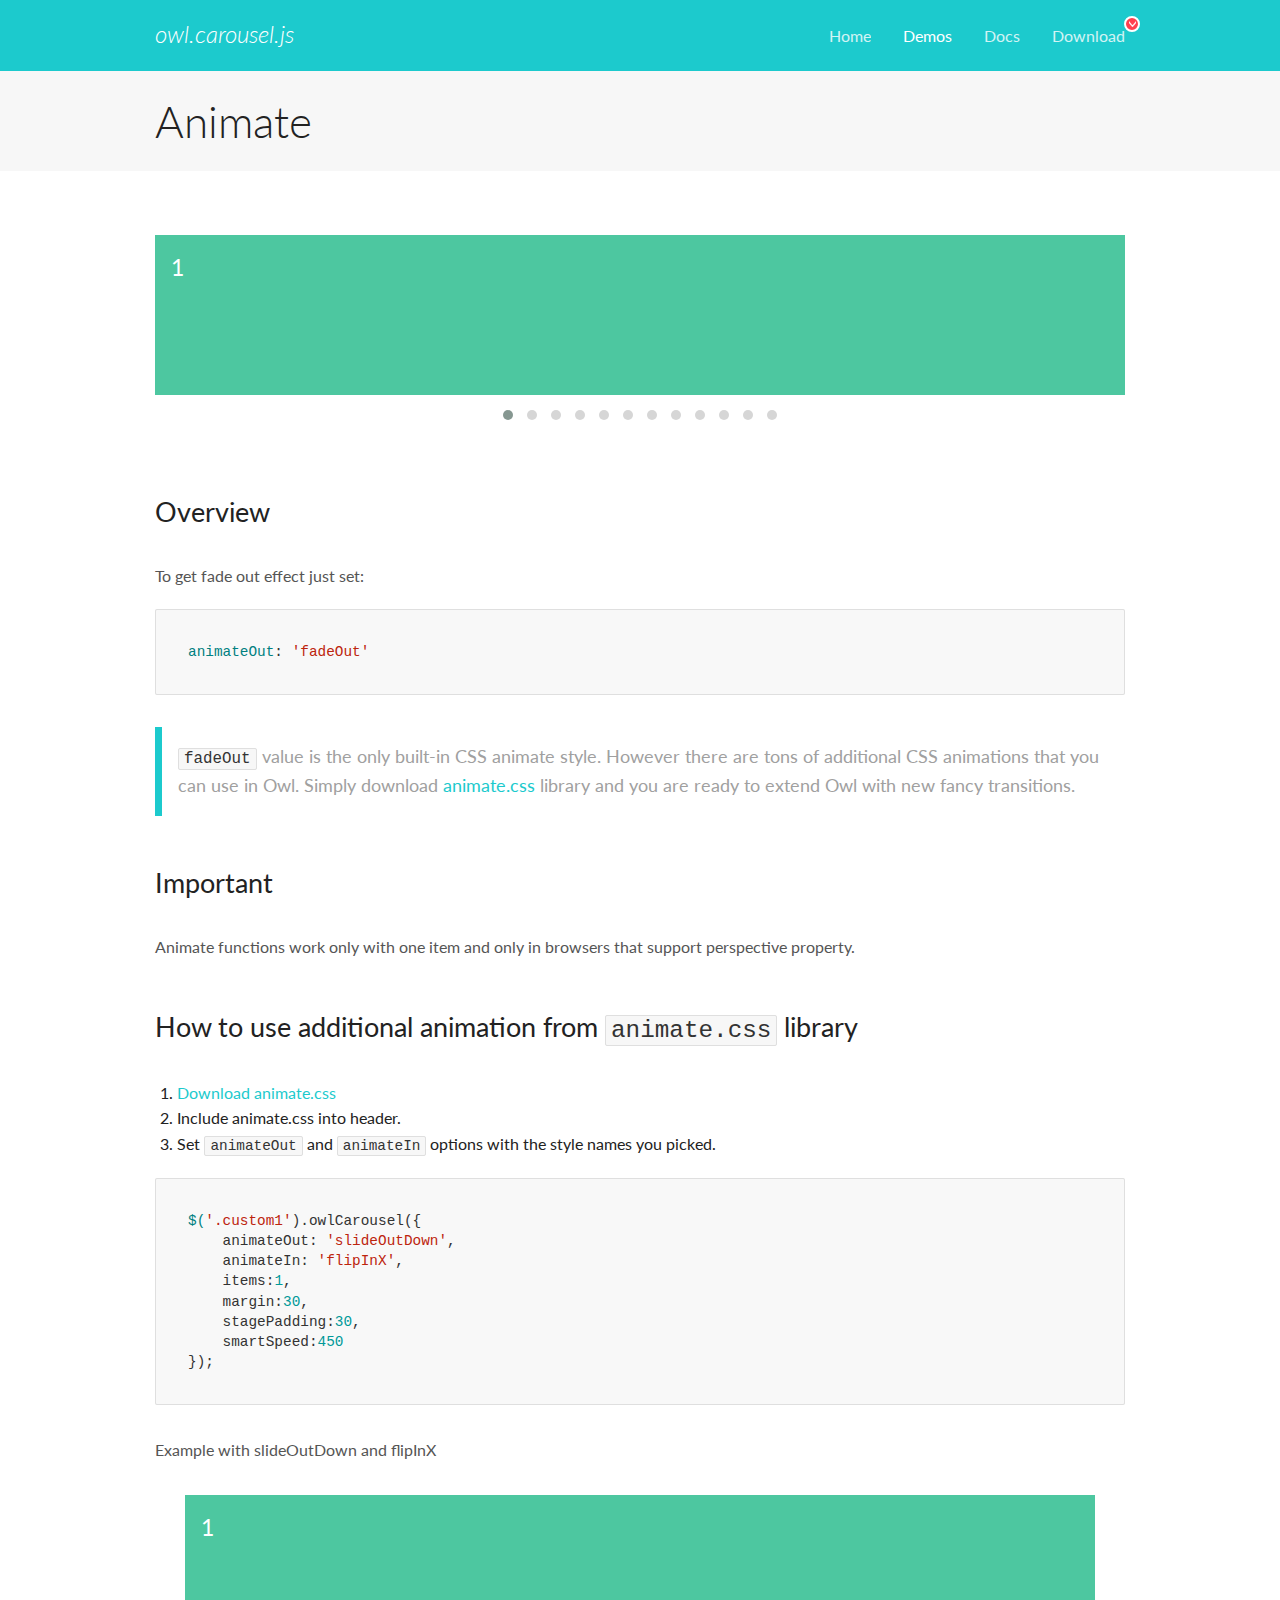
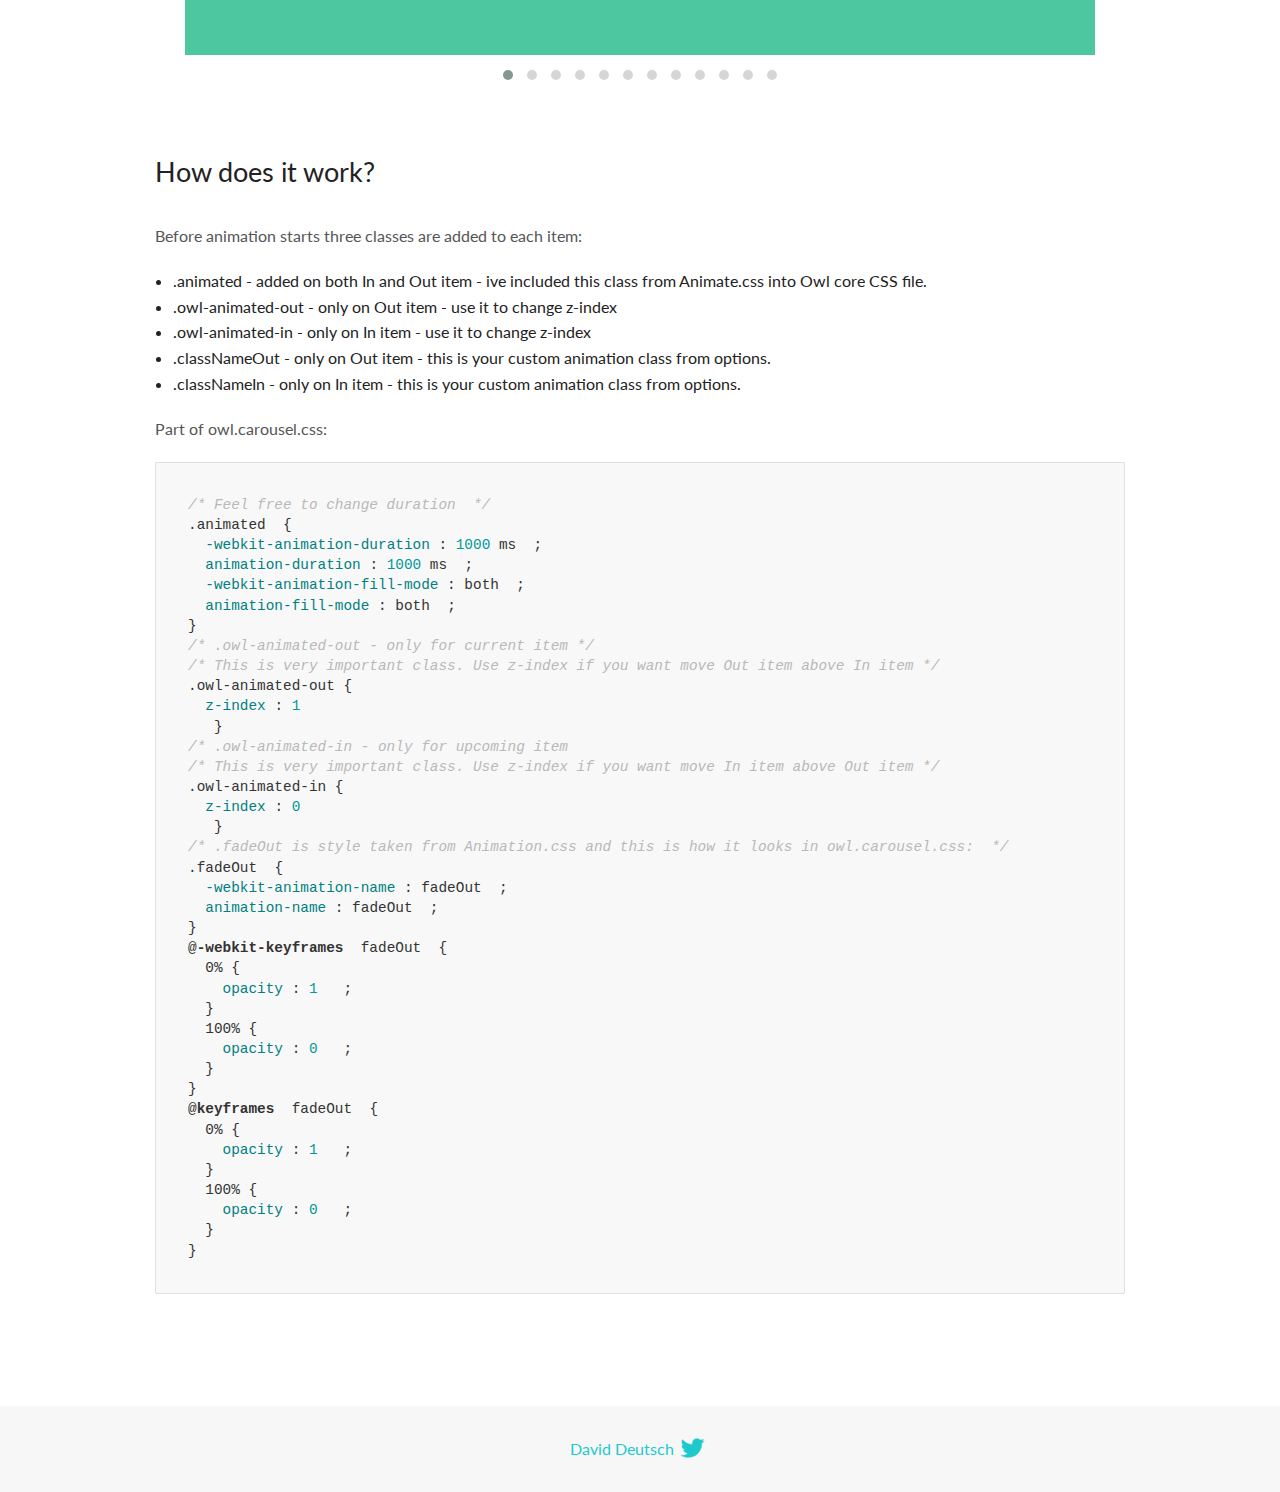
<file: libs/OwlCarousel/docs/demos/animate.html>
<!DOCTYPE html>
<html lang="en">
  <head>

    <!-- head -->
    <meta charset="utf-8">
    <meta name="msapplication-tap-highlight" content="no" />
    <meta name="viewport" content="width=device-width, initial-scale=1.0" />
    <meta name="description" content="Animate carousel">
    <meta name="author" content="David Deutsch">
    <title>
      Animate Demo | Owl Carousel | 2.3.4
    </title>

    <!-- Stylesheets -->
    <link href='https://fonts.googleapis.com/css?family=Lato:300,400,700,400italic,300italic' rel='stylesheet' type='text/css'>
    <link rel="stylesheet" href="../assets/css/docs.theme.min.css">

    <!-- Owl Stylesheets -->
    <link rel="stylesheet" href="../assets/owlcarousel/assets/owl.carousel.min.css">
    <link rel="stylesheet" href="../assets/owlcarousel/assets/owl.theme.default.min.css">

    <!-- HTML5 shim and Respond.js IE8 support of HTML5 elements and media queries -->

    <!--[if lt IE 9]>
      <script src="https://oss.maxcdn.com/libs/html5shiv/3.7.0/html5shiv.js"></script>
      <script src="https://oss.maxcdn.com/libs/respond.js/1.3.0/respond.min.js"></script>
    <![endif]-->

    <!-- Favicons -->
    <link rel="apple-touch-icon-precomposed" sizes="144x144" href="../assets/ico/apple-touch-icon-144-precomposed.png">
    <link rel="shortcut icon" href="../assets/ico/favicon.png">
    <link rel="shortcut icon" href="favicon.ico">

    <!-- Yeah i know js should not be in header. Its required for demos.-->

    <!-- javascript -->
    <script src="../assets/vendors/jquery.min.js"></script>
    <script src="../assets/owlcarousel/owl.carousel.js"></script>
  </head>
  <body>

    <!-- header -->
    <header class="header">
      <div class="row">
        <div class="large-12 columns">
          <div class="brand left">
            <h3>
              <a href="/OwlCarousel2/">owl.carousel.js</a> 
            </h3>
          </div>
          <a id="toggle-nav" class="right">
            <span></span> <span></span> <span></span> 
          </a> 
          <div class="nav-bar">
            <ul class="clearfix">
              <li> <a href="/OwlCarousel2/index.html">Home</a>  </li>
              <li class="active">
                <a href="/OwlCarousel2/demos/demos.html">Demos</a> 
              </li>
              <li> <a href="/OwlCarousel2/docs/started-welcome.html">Docs</a>  </li>
              <li>
                <a href="https://github.com/OwlCarousel2/OwlCarousel2/archive/2.3.4.zip">Download</a> 
                <span class="download"></span> 
              </li>
            </ul>
          </div>
        </div>
      </div>
    </header>

    <!-- title -->
    <section class="title">
      <div class="row">
        <div class="large-12 columns">
          <h1>Animate</h1>
        </div>
      </div>
    </section>

    <!--  Demos -->
    <section id="demos">
      <div class="row">
        <div class="large-12 columns">
          <div class="fadeOut owl-carousel owl-theme">
            <div class="item">
              <h4>1</h4>
            </div>
            <div class="item">
              <h4>2</h4>
            </div>
            <div class="item">
              <h4>3</h4>
            </div>
            <div class="item">
              <h4>4</h4>
            </div>
            <div class="item">
              <h4>5</h4>
            </div>
            <div class="item">
              <h4>6</h4>
            </div>
            <div class="item">
              <h4>7</h4>
            </div>
            <div class="item">
              <h4>8</h4>
            </div>
            <div class="item">
              <h4>9</h4>
            </div>
            <div class="item">
              <h4>10</h4>
            </div>
            <div class="item">
              <h4>11</h4>
            </div>
            <div class="item">
              <h4>12</h4>
            </div>
          </div>
          <h3 id="overview">Overview</h3>
          <p>To get fade out effect just set:</p>
          <pre><code>animateOut: &#39;fadeOut&#39;</code></pre>
          <blockquote>
            <p><code>fadeOut</code> value is the only built-in CSS animate style. However there are tons of additional CSS animations that you can use in Owl. Simply download
              <a href="https://daneden.github.io/animate.css/">animate.css</a>  library and you are ready to extend Owl with new fancy transitions.</p>
          </blockquote>
          <h3 id="important">Important</h3>
          <p>Animate functions work only with one item and only in browsers that support perspective property.</p>
          <h3 id="how-to-use-additional-animation-from-animate-css-library">How to use additional animation from <code>animate.css</code> library</h3>
          <ol>
            <li> <a href="https://daneden.github.io/animate.css/">Download animate.css</a>  </li>
            <li>Include animate.css into header.</li>
            <li>Set <code>animateOut</code> and <code>animateIn</code> options with the style names you picked.</li>
          </ol>
          <pre><code>$(&#39;.custom1&#39;).owlCarousel({
    animateOut: &#39;slideOutDown&#39;,
    animateIn: &#39;flipInX&#39;,
    items:1,
    margin:30,
    stagePadding:30,
    smartSpeed:450
});</code></pre>
          <p>Example with slideOutDown and flipInX</p>
          <div class="custom1 owl-carousel owl-theme">
            <div class="item">
              <h4>1</h4>
            </div>
            <div class="item">
              <h4>2</h4>
            </div>
            <div class="item">
              <h4>3</h4>
            </div>
            <div class="item">
              <h4>4</h4>
            </div>
            <div class="item">
              <h4>5</h4>
            </div>
            <div class="item">
              <h4>6</h4>
            </div>
            <div class="item">
              <h4>7</h4>
            </div>
            <div class="item">
              <h4>8</h4>
            </div>
            <div class="item">
              <h4>9</h4>
            </div>
            <div class="item">
              <h4>10</h4>
            </div>
            <div class="item">
              <h4>11</h4>
            </div>
            <div class="item">
              <h4>12</h4>
            </div>
          </div>
          <h3 id="how-does-it-work-">How does it work?</h3>
          <p>Before animation starts three classes are added to each item:</p>
          <ul>
            <li>.animated - added on both In and Out item - ive included this class from Animate.css into Owl core CSS file.</li>
            <li>.owl-animated-out - only on Out item - use it to change z-index</li>
            <li>.owl-animated-in - only on In item - use it to change z-index</li>
            <li>.classNameOut - only on Out item - this is your custom animation class from options.</li>
            <li>.classNameIn - only on In item - this is your custom animation class from options.</li>
          </ul>
          <p>Part of owl.carousel.css:</p>
          <pre><code class="language-css"><span class="comment">/* Feel free to change duration  */</span> 
<span class="class">.animated</span>  <span class="rules">{
  <span class="rule"><span class="attribute">-webkit-animation-duration</span> :<span class="value"> <span class="number">1000</span> ms</span> </span> ;
  <span class="rule"><span class="attribute">animation-duration</span> :<span class="value"> <span class="number">1000</span> ms</span> </span> ;
  <span class="rule"><span class="attribute">-webkit-animation-fill-mode</span> :<span class="value"> both</span> </span> ;
  <span class="rule"><span class="attribute">animation-fill-mode</span> :<span class="value"> both</span> </span> ;
<span class="rule">}</span> </span> 
<span class="comment">/* .owl-animated-out - only for current item */</span> 
<span class="comment">/* This is very important class. Use z-index if you want move Out item above In item */</span> 
<span class="class">.owl-animated-out</span> <span class="rules">{
  <span class="rule"><span class="attribute">z-index</span> :<span class="value"> <span class="number">1</span> 
</span> </span> </span> }
<span class="comment">/* .owl-animated-in - only for upcoming item
/* This is very important class. Use z-index if you want move In item above Out item */</span> 
<span class="class">.owl-animated-in</span> <span class="rules">{
  <span class="rule"><span class="attribute">z-index</span> :<span class="value"> <span class="number">0</span> 
</span> </span> </span> }
<span class="comment">/* .fadeOut is style taken from Animation.css and this is how it looks in owl.carousel.css:  */</span> 
<span class="class">.fadeOut</span>  <span class="rules">{
  <span class="rule"><span class="attribute">-webkit-animation-name</span> :<span class="value"> fadeOut</span> </span> ;
  <span class="rule"><span class="attribute">animation-name</span> :<span class="value"> fadeOut</span> </span> ;
<span class="rule">}</span> </span> 
<span class="at_rule">@<span class="keyword">-webkit-keyframes</span>  fadeOut </span> {
  0% <span class="rules">{
    <span class="rule"><span class="attribute">opacity</span> :<span class="value"> <span class="number">1</span> </span> </span> ;
  <span class="rule">}</span> </span> 
  100% <span class="rules">{
    <span class="rule"><span class="attribute">opacity</span> :<span class="value"> <span class="number">0</span> </span> </span> ;
  <span class="rule">}</span> </span> 
}
<span class="at_rule">@<span class="keyword">keyframes</span>  fadeOut </span> {
  0% <span class="rules">{
    <span class="rule"><span class="attribute">opacity</span> :<span class="value"> <span class="number">1</span> </span> </span> ;
  <span class="rule">}</span> </span> 
  100% <span class="rules">{
    <span class="rule"><span class="attribute">opacity</span> :<span class="value"> <span class="number">0</span> </span> </span> ;
  <span class="rule">}</span> </span> 
}</code></pre>
          <link rel="stylesheet" href="../assets/css/animate.css">
          <script>
            jQuery(document).ready(function($) {
              $('.fadeOut').owlCarousel({
                items: 1,
                animateOut: 'fadeOut',
                loop: true,
                margin: 10,
              });
              $('.custom1').owlCarousel({
                animateOut: 'slideOutDown',
                animateIn: 'flipInX',
                items: 1,
                margin: 30,
                stagePadding: 30,
                smartSpeed: 450
              });
            });
          </script>
        </div>
      </div>
    </section>

    <!-- footer -->
    <footer class="footer">
      <div class="row">
        <div class="large-12 columns">
          <h5>
            <a href="/OwlCarousel2/docs/support-contact.html">David Deutsch</a> 
            <a id="custom-tweet-button" href="https://twitter.com/share?url=https://github.com/OwlCarousel2/OwlCarousel2&text=Owl Carousel - This is so awesome! " target="_blank"></a> 
          </h5>
        </div>
      </div>
    </footer>

    <!-- vendors -->
    <script src="../assets/vendors/highlight.js"></script>
    <script src="../assets/js/app.js"></script>
  </body>
</html>
</file>
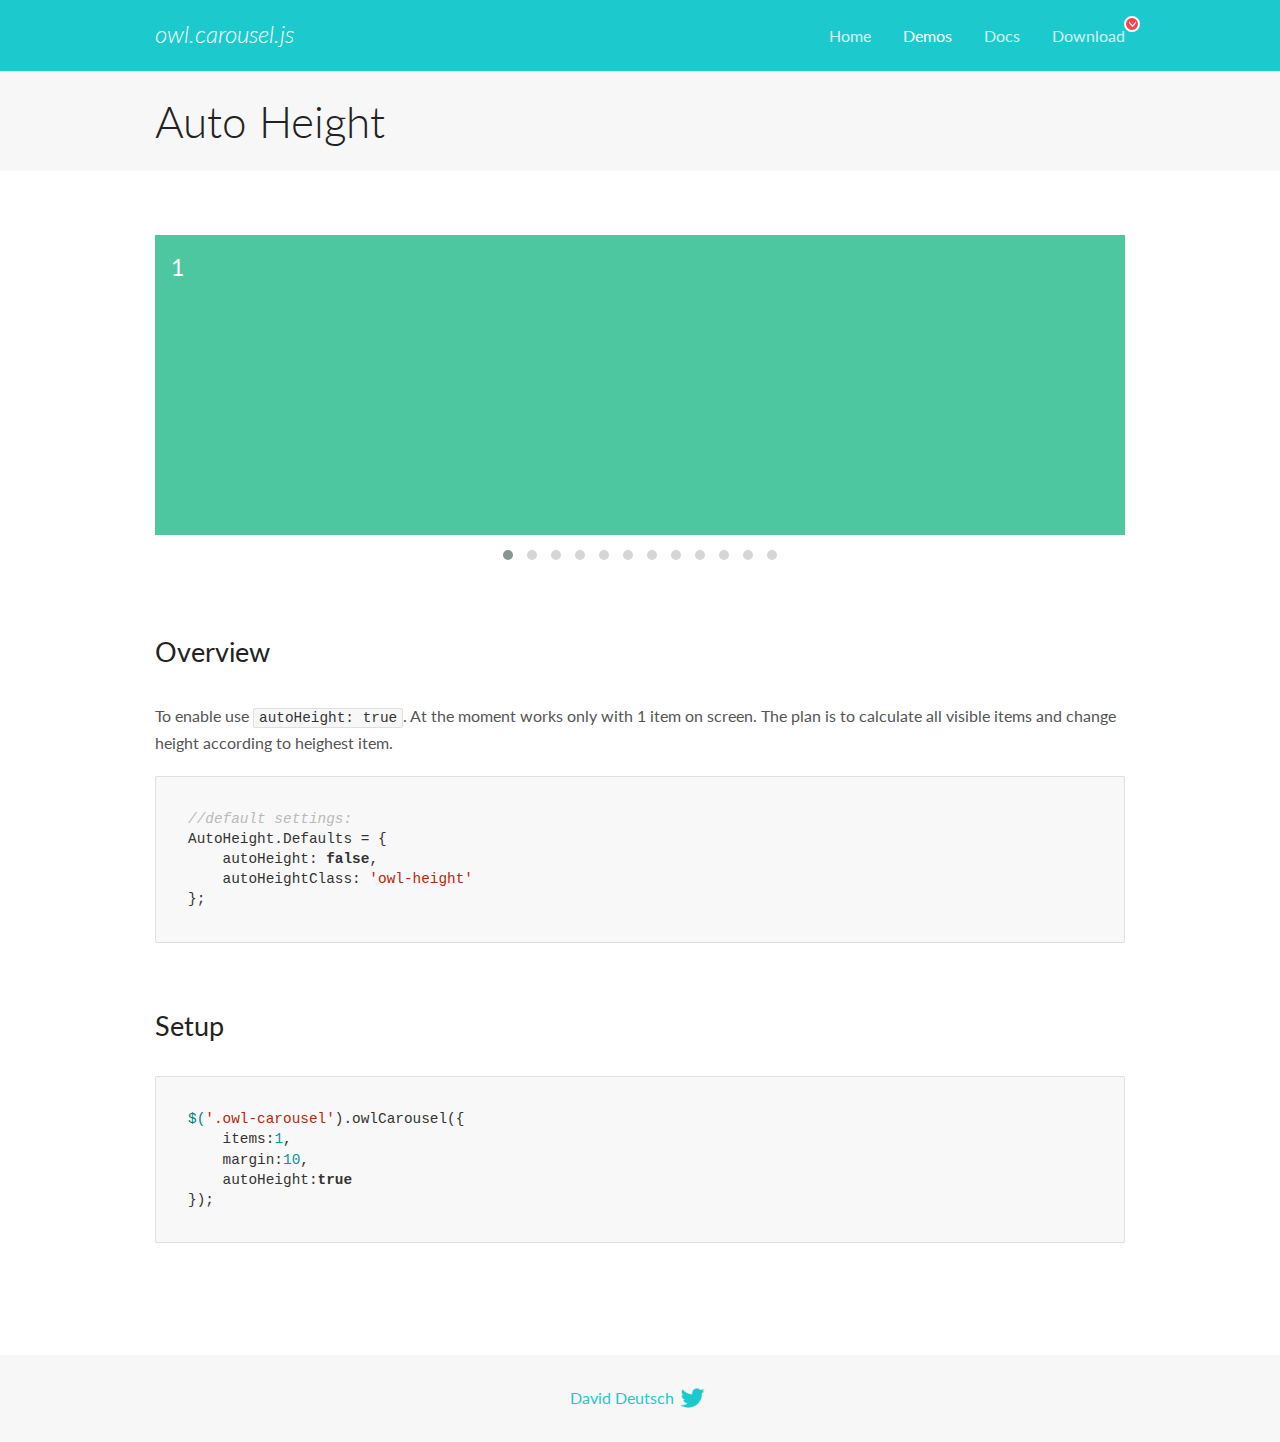
<file: libs/OwlCarousel/docs/demos/autoheight.html>
<!DOCTYPE html>
<html lang="en">
  <head>

    <!-- head -->
    <meta charset="utf-8">
    <meta name="msapplication-tap-highlight" content="no" />
    <meta name="viewport" content="width=device-width, initial-scale=1.0" />
    <meta name="description" content="autoHeight usage demo">
    <meta name="author" content="David Deutsch">
    <title>
      Auto Height Demo | Owl Carousel | 2.3.4
    </title>

    <!-- Stylesheets -->
    <link href='https://fonts.googleapis.com/css?family=Lato:300,400,700,400italic,300italic' rel='stylesheet' type='text/css'>
    <link rel="stylesheet" href="../assets/css/docs.theme.min.css">

    <!-- Owl Stylesheets -->
    <link rel="stylesheet" href="../assets/owlcarousel/assets/owl.carousel.min.css">
    <link rel="stylesheet" href="../assets/owlcarousel/assets/owl.theme.default.min.css">

    <!-- HTML5 shim and Respond.js IE8 support of HTML5 elements and media queries -->

    <!--[if lt IE 9]>
      <script src="https://oss.maxcdn.com/libs/html5shiv/3.7.0/html5shiv.js"></script>
      <script src="https://oss.maxcdn.com/libs/respond.js/1.3.0/respond.min.js"></script>
    <![endif]-->

    <!-- Favicons -->
    <link rel="apple-touch-icon-precomposed" sizes="144x144" href="../assets/ico/apple-touch-icon-144-precomposed.png">
    <link rel="shortcut icon" href="../assets/ico/favicon.png">
    <link rel="shortcut icon" href="favicon.ico">

    <!-- Yeah i know js should not be in header. Its required for demos.-->

    <!-- javascript -->
    <script src="../assets/vendors/jquery.min.js"></script>
    <script src="../assets/owlcarousel/owl.carousel.js"></script>
  </head>
  <body>

    <!-- header -->
    <header class="header">
      <div class="row">
        <div class="large-12 columns">
          <div class="brand left">
            <h3>
              <a href="/OwlCarousel2/">owl.carousel.js</a> 
            </h3>
          </div>
          <a id="toggle-nav" class="right">
            <span></span> <span></span> <span></span> 
          </a> 
          <div class="nav-bar">
            <ul class="clearfix">
              <li> <a href="/OwlCarousel2/index.html">Home</a>  </li>
              <li class="active">
                <a href="/OwlCarousel2/demos/demos.html">Demos</a> 
              </li>
              <li> <a href="/OwlCarousel2/docs/started-welcome.html">Docs</a>  </li>
              <li>
                <a href="https://github.com/OwlCarousel2/OwlCarousel2/archive/2.3.4.zip">Download</a> 
                <span class="download"></span> 
              </li>
            </ul>
          </div>
        </div>
      </div>
    </header>

    <!-- title -->
    <section class="title">
      <div class="row">
        <div class="large-12 columns">
          <h1>Auto Height</h1>
        </div>
      </div>
    </section>

    <!--  Demos -->
    <section id="demos">
      <div class="row">
        <div class="large-12 columns">
          <div class="owl-carousel owl-theme">
            <div class="item" style="height:300px">
              <h4>1</h4>
            </div>
            <div class="item" style="height:100px">
              <h4>2</h4>
            </div>
            <div class="item" style="height:500px">
              <h4>3</h4>
            </div>
            <div class="item" style="height:250px">
              <h4>4</h4>
            </div>
            <div class="item" style="height:400px">
              <h4>5</h4>
            </div>
            <div class="item" style="height:500px">
              <h4>6</h4>
            </div>
            <div class="item" style="height:600px">
              <h4>7</h4>
            </div>
            <div class="item" style="height:400px">
              <h4>8</h4>
            </div>
            <div class="item" style="height:300px">
              <h4>9</h4>
            </div>
            <div class="item" style="height:350px">
              <h4>10</h4>
            </div>
            <div class="item" style="height:200px">
              <h4>11</h4>
            </div>
            <div class="item" style="height:150px">
              <h4>12</h4>
            </div>
          </div>
          <h3 id="overview">Overview</h3>
          <p>To enable use <code>autoHeight: true</code>. At the moment works only with 1 item on screen. The plan is to calculate all visible items and change height according to heighest item.</p>
          <pre><code>//default settings:
AutoHeight.Defaults = {
    autoHeight: false,
    autoHeightClass: &#39;owl-height&#39;
};</code></pre>
          <h3 id="setup">Setup</h3>
          <pre><code>$(&#39;.owl-carousel&#39;).owlCarousel({
    items:1,
    margin:10,
    autoHeight:true
});</code></pre>
          <script>
            $(document).ready(function() {
              $('.owl-carousel').owlCarousel({
                items: 1,
                margin: 10,
                autoHeight: true
              });
            })
          </script>
        </div>
      </div>
    </section>

    <!-- footer -->
    <footer class="footer">
      <div class="row">
        <div class="large-12 columns">
          <h5>
            <a href="/OwlCarousel2/docs/support-contact.html">David Deutsch</a> 
            <a id="custom-tweet-button" href="https://twitter.com/share?url=https://github.com/OwlCarousel2/OwlCarousel2&text=Owl Carousel - This is so awesome! " target="_blank"></a> 
          </h5>
        </div>
      </div>
    </footer>

    <!-- vendors -->
    <script src="../assets/vendors/highlight.js"></script>
    <script src="../assets/js/app.js"></script>
  </body>
</html>
</file>
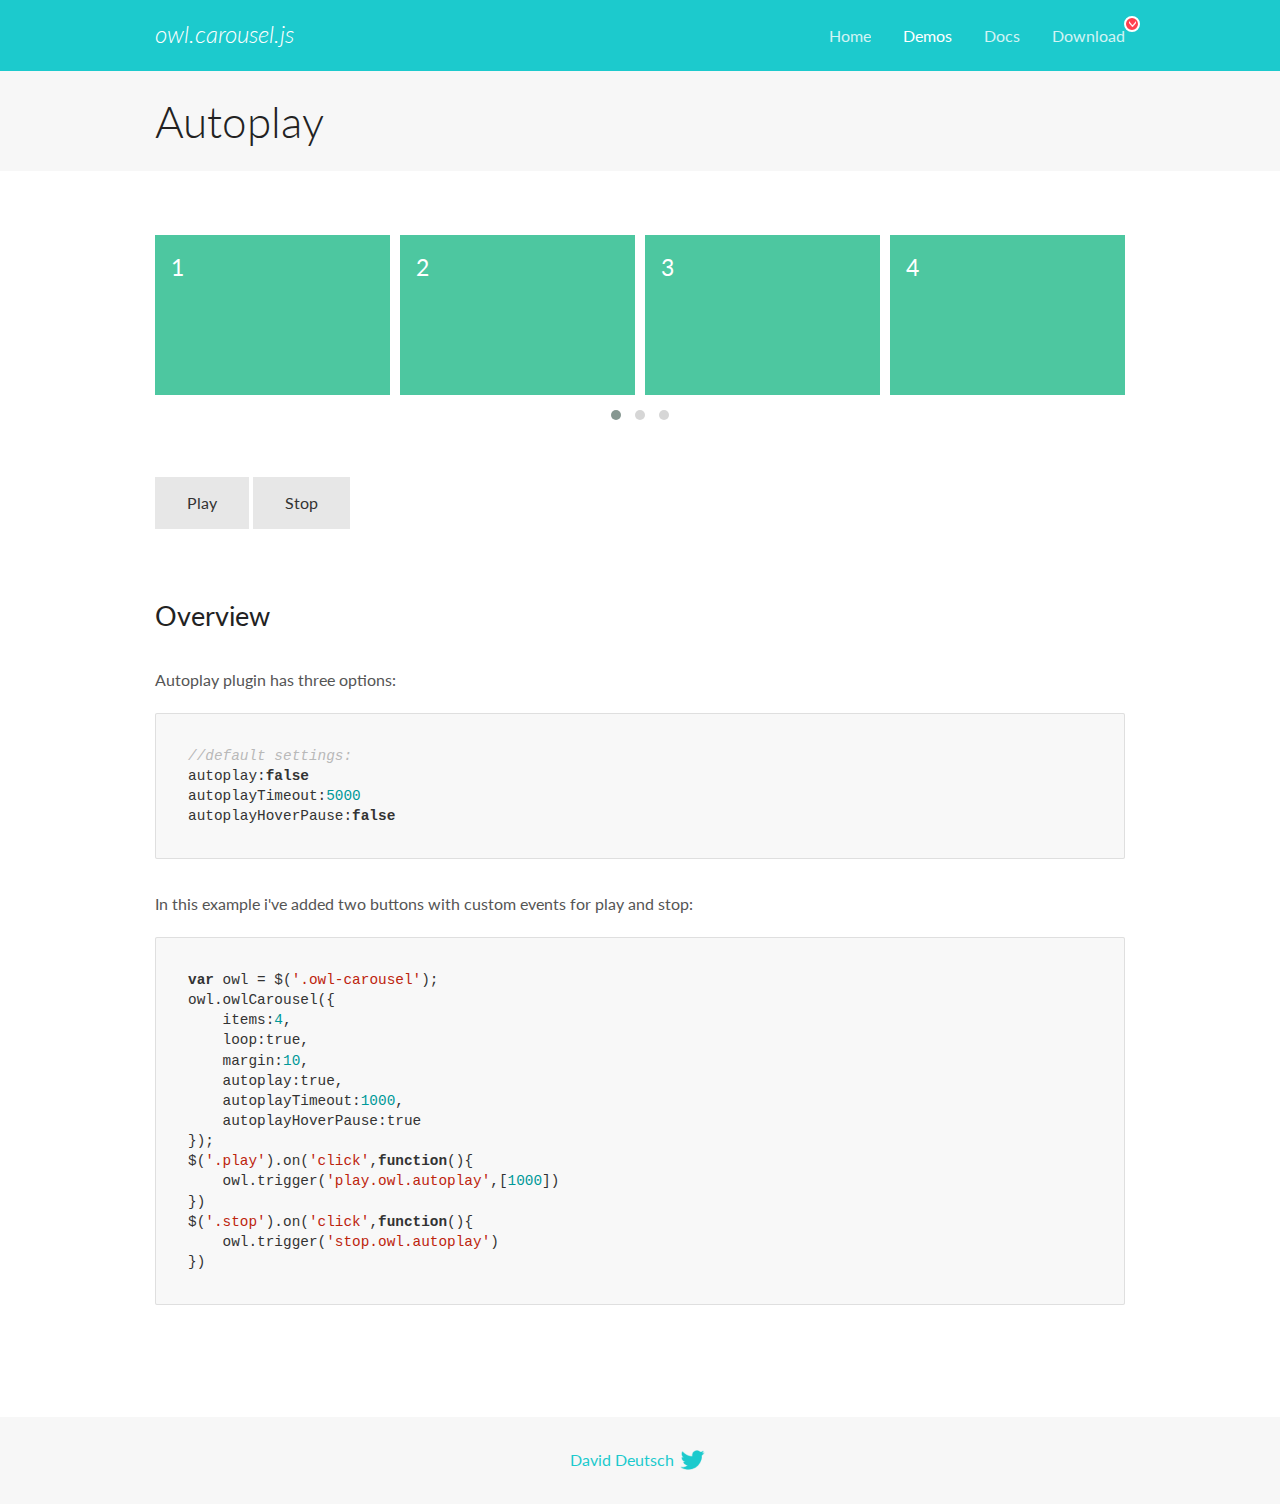
<file: libs/OwlCarousel/docs/demos/autoplay.html>
<!DOCTYPE html>
<html lang="en">
  <head>

    <!-- head -->
    <meta charset="utf-8">
    <meta name="msapplication-tap-highlight" content="no" />
    <meta name="viewport" content="width=device-width, initial-scale=1.0" />
    <meta name="description" content="Autoplay usage demo">
    <meta name="author" content="David Deutsch">
    <title>
      Autoplay Demo | Owl Carousel | 2.3.4
    </title>

    <!-- Stylesheets -->
    <link href='https://fonts.googleapis.com/css?family=Lato:300,400,700,400italic,300italic' rel='stylesheet' type='text/css'>
    <link rel="stylesheet" href="../assets/css/docs.theme.min.css">

    <!-- Owl Stylesheets -->
    <link rel="stylesheet" href="../assets/owlcarousel/assets/owl.carousel.min.css">
    <link rel="stylesheet" href="../assets/owlcarousel/assets/owl.theme.default.min.css">

    <!-- HTML5 shim and Respond.js IE8 support of HTML5 elements and media queries -->

    <!--[if lt IE 9]>
      <script src="https://oss.maxcdn.com/libs/html5shiv/3.7.0/html5shiv.js"></script>
      <script src="https://oss.maxcdn.com/libs/respond.js/1.3.0/respond.min.js"></script>
    <![endif]-->

    <!-- Favicons -->
    <link rel="apple-touch-icon-precomposed" sizes="144x144" href="../assets/ico/apple-touch-icon-144-precomposed.png">
    <link rel="shortcut icon" href="../assets/ico/favicon.png">
    <link rel="shortcut icon" href="favicon.ico">

    <!-- Yeah i know js should not be in header. Its required for demos.-->

    <!-- javascript -->
    <script src="../assets/vendors/jquery.min.js"></script>
    <script src="../assets/owlcarousel/owl.carousel.js"></script>
  </head>
  <body>

    <!-- header -->
    <header class="header">
      <div class="row">
        <div class="large-12 columns">
          <div class="brand left">
            <h3>
              <a href="/OwlCarousel2/">owl.carousel.js</a> 
            </h3>
          </div>
          <a id="toggle-nav" class="right">
            <span></span> <span></span> <span></span> 
          </a> 
          <div class="nav-bar">
            <ul class="clearfix">
              <li> <a href="/OwlCarousel2/index.html">Home</a>  </li>
              <li class="active">
                <a href="/OwlCarousel2/demos/demos.html">Demos</a> 
              </li>
              <li> <a href="/OwlCarousel2/docs/started-welcome.html">Docs</a>  </li>
              <li>
                <a href="https://github.com/OwlCarousel2/OwlCarousel2/archive/2.3.4.zip">Download</a> 
                <span class="download"></span> 
              </li>
            </ul>
          </div>
        </div>
      </div>
    </header>

    <!-- title -->
    <section class="title">
      <div class="row">
        <div class="large-12 columns">
          <h1>Autoplay</h1>
        </div>
      </div>
    </section>

    <!--  Demos -->
    <section id="demos">
      <div class="row">
        <div class="large-12 columns">
          <div class="owl-carousel owl-theme">
            <div class="item">
              <h4>1</h4>
            </div>
            <div class="item">
              <h4>2</h4>
            </div>
            <div class="item">
              <h4>3</h4>
            </div>
            <div class="item">
              <h4>4</h4>
            </div>
            <div class="item">
              <h4>5</h4>
            </div>
            <div class="item">
              <h4>6</h4>
            </div>
            <div class="item">
              <h4>7</h4>
            </div>
            <div class="item">
              <h4>8</h4>
            </div>
            <div class="item">
              <h4>9</h4>
            </div>
            <div class="item">
              <h4>10</h4>
            </div>
            <div class="item">
              <h4>11</h4>
            </div>
            <div class="item">
              <h4>12</h4>
            </div>
          </div>
          <a class="button secondary play">Play</a> 
          <a class="button secondary stop">Stop</a> 
          <h3 id="overview">Overview</h3>
          <p>Autoplay plugin has three options:</p>
          <pre><code>//default settings:
autoplay:false
autoplayTimeout:5000
autoplayHoverPause:false</code></pre>
          <p>In this example i&#39;ve added two buttons with custom events for play and stop:</p>
          <pre><code>var owl = $(&#39;.owl-carousel&#39;);
owl.owlCarousel({
    items:4,
    loop:true,
    margin:10,
    autoplay:true,
    autoplayTimeout:1000,
    autoplayHoverPause:true
});
$(&#39;.play&#39;).on(&#39;click&#39;,function(){
    owl.trigger(&#39;play.owl.autoplay&#39;,[1000])
})
$(&#39;.stop&#39;).on(&#39;click&#39;,function(){
    owl.trigger(&#39;stop.owl.autoplay&#39;)
})</code></pre>
          <script>
            $(document).ready(function() {
              var owl = $('.owl-carousel');
              owl.owlCarousel({
                items: 4,
                loop: true,
                margin: 10,
                autoplay: true,
                autoplayTimeout: 1000,
                autoplayHoverPause: true
              });
              $('.play').on('click', function() {
                owl.trigger('play.owl.autoplay', [1000])
              })
              $('.stop').on('click', function() {
                owl.trigger('stop.owl.autoplay')
              })
            })
          </script>
        </div>
      </div>
    </section>

    <!-- footer -->
    <footer class="footer">
      <div class="row">
        <div class="large-12 columns">
          <h5>
            <a href="/OwlCarousel2/docs/support-contact.html">David Deutsch</a> 
            <a id="custom-tweet-button" href="https://twitter.com/share?url=https://github.com/OwlCarousel2/OwlCarousel2&text=Owl Carousel - This is so awesome! " target="_blank"></a> 
          </h5>
        </div>
      </div>
    </footer>

    <!-- vendors -->
    <script src="../assets/vendors/highlight.js"></script>
    <script src="../assets/js/app.js"></script>
  </body>
</html>
</file>
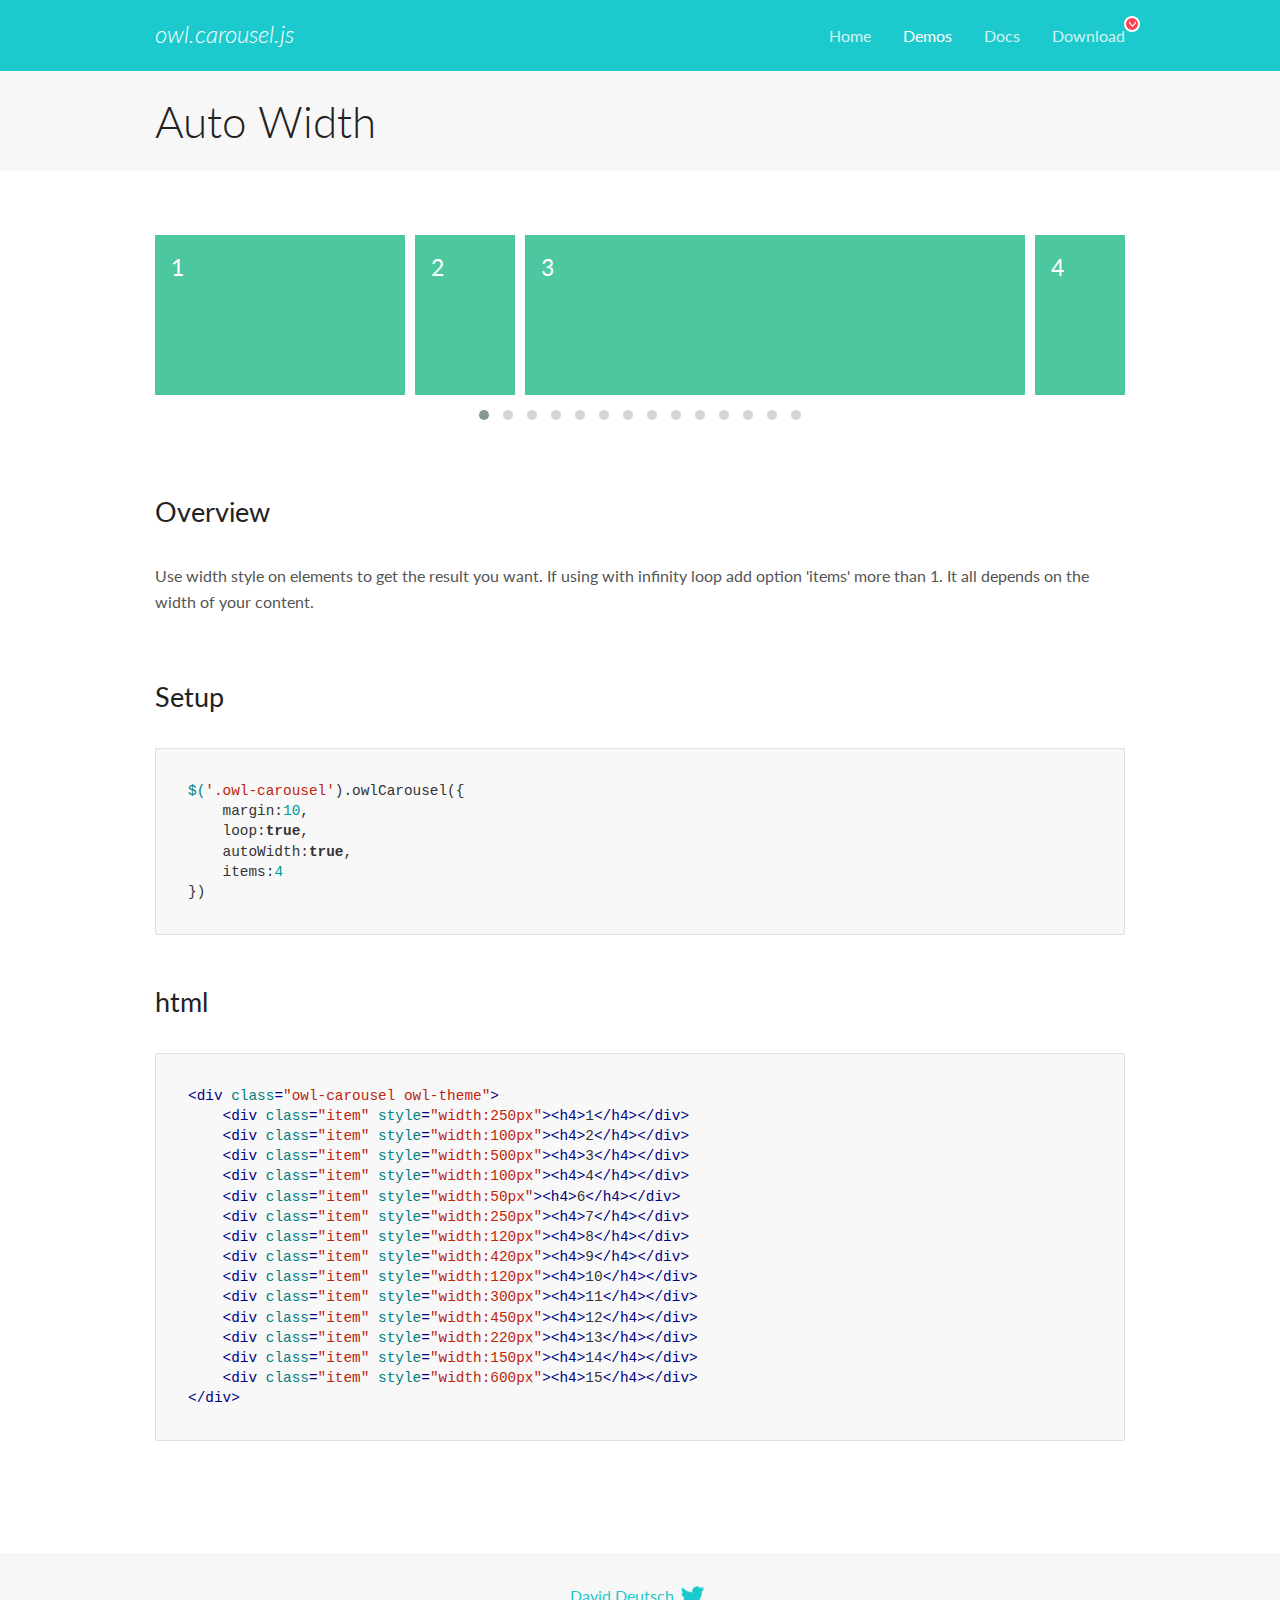
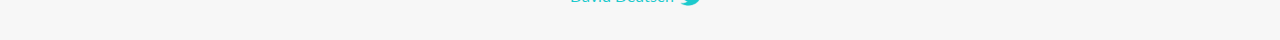
<file: libs/OwlCarousel/docs/demos/autowidth.html>
<!DOCTYPE html>
<html lang="en">
  <head>

    <!-- head -->
    <meta charset="utf-8">
    <meta name="msapplication-tap-highlight" content="no" />
    <meta name="viewport" content="width=device-width, initial-scale=1.0" />
    <meta name="description" content="Auto Width">
    <meta name="author" content="David Deutsch">
    <title>
      Auto Width Demo | Owl Carousel | 2.3.4
    </title>

    <!-- Stylesheets -->
    <link href='https://fonts.googleapis.com/css?family=Lato:300,400,700,400italic,300italic' rel='stylesheet' type='text/css'>
    <link rel="stylesheet" href="../assets/css/docs.theme.min.css">

    <!-- Owl Stylesheets -->
    <link rel="stylesheet" href="../assets/owlcarousel/assets/owl.carousel.min.css">
    <link rel="stylesheet" href="../assets/owlcarousel/assets/owl.theme.default.min.css">

    <!-- HTML5 shim and Respond.js IE8 support of HTML5 elements and media queries -->

    <!--[if lt IE 9]>
      <script src="https://oss.maxcdn.com/libs/html5shiv/3.7.0/html5shiv.js"></script>
      <script src="https://oss.maxcdn.com/libs/respond.js/1.3.0/respond.min.js"></script>
    <![endif]-->

    <!-- Favicons -->
    <link rel="apple-touch-icon-precomposed" sizes="144x144" href="../assets/ico/apple-touch-icon-144-precomposed.png">
    <link rel="shortcut icon" href="../assets/ico/favicon.png">
    <link rel="shortcut icon" href="favicon.ico">

    <!-- Yeah i know js should not be in header. Its required for demos.-->

    <!-- javascript -->
    <script src="../assets/vendors/jquery.min.js"></script>
    <script src="../assets/owlcarousel/owl.carousel.js"></script>
  </head>
  <body>

    <!-- header -->
    <header class="header">
      <div class="row">
        <div class="large-12 columns">
          <div class="brand left">
            <h3>
              <a href="/OwlCarousel2/">owl.carousel.js</a> 
            </h3>
          </div>
          <a id="toggle-nav" class="right">
            <span></span> <span></span> <span></span> 
          </a> 
          <div class="nav-bar">
            <ul class="clearfix">
              <li> <a href="/OwlCarousel2/index.html">Home</a>  </li>
              <li class="active">
                <a href="/OwlCarousel2/demos/demos.html">Demos</a> 
              </li>
              <li> <a href="/OwlCarousel2/docs/started-welcome.html">Docs</a>  </li>
              <li>
                <a href="https://github.com/OwlCarousel2/OwlCarousel2/archive/2.3.4.zip">Download</a> 
                <span class="download"></span> 
              </li>
            </ul>
          </div>
        </div>
      </div>
    </header>

    <!-- title -->
    <section class="title">
      <div class="row">
        <div class="large-12 columns">
          <h1>Auto Width</h1>
        </div>
      </div>
    </section>

    <!--  Demos -->
    <section id="demos">
      <div class="row">
        <div class="large-12 columns">
          <div class="owl-carousel owl-theme">
            <div class="item" style="width:250px">
              <h4>1</h4>
            </div>
            <div class="item" style="width:100px">
              <h4>2</h4>
            </div>
            <div class="item" style="width:500px">
              <h4>3</h4>
            </div>
            <div class="item" style="width:100px">
              <h4>4</h4>
            </div>
            <div class="item" style="width:50px">
              <h4>6</h4>
            </div>
            <div class="item" style="width:250px">
              <h4>7</h4>
            </div>
            <div class="item" style="width:120px">
              <h4>8</h4>
            </div>
            <div class="item" style="width:420px">
              <h4>9</h4>
            </div>
            <div class="item" style="width:120px">
              <h4>10</h4>
            </div>
            <div class="item" style="width:300px">
              <h4>11</h4>
            </div>
            <div class="item" style="width:450px">
              <h4>12</h4>
            </div>
            <div class="item" style="width:220px">
              <h4>13</h4>
            </div>
            <div class="item" style="width:150px">
              <h4>14</h4>
            </div>
            <div class="item" style="width:600px">
              <h4>15</h4>
            </div>
          </div>
          <h3 id="overview">Overview</h3>
          <p>Use width style on elements to get the result you want. If using with infinity loop add option &#39;items&#39; more than 1. It all depends on the width of your content.</p>
          <h3 id="setup">Setup</h3>
          <pre><code>$(&#39;.owl-carousel&#39;).owlCarousel({
    margin:10,
    loop:true,
    autoWidth:true,
    items:4
})</code></pre>
          <h3 id="html">html</h3>
          <pre><code>&lt;div class=&quot;owl-carousel owl-theme&quot;&gt;
    &lt;div class=&quot;item&quot; style=&quot;width:250px&quot;&gt;&lt;h4&gt;1&lt;/h4&gt;&lt;/div&gt;
    &lt;div class=&quot;item&quot; style=&quot;width:100px&quot;&gt;&lt;h4&gt;2&lt;/h4&gt;&lt;/div&gt;
    &lt;div class=&quot;item&quot; style=&quot;width:500px&quot;&gt;&lt;h4&gt;3&lt;/h4&gt;&lt;/div&gt;
    &lt;div class=&quot;item&quot; style=&quot;width:100px&quot;&gt;&lt;h4&gt;4&lt;/h4&gt;&lt;/div&gt;
    &lt;div class=&quot;item&quot; style=&quot;width:50px&quot;&gt;&lt;h4&gt;6&lt;/h4&gt;&lt;/div&gt;
    &lt;div class=&quot;item&quot; style=&quot;width:250px&quot;&gt;&lt;h4&gt;7&lt;/h4&gt;&lt;/div&gt;
    &lt;div class=&quot;item&quot; style=&quot;width:120px&quot;&gt;&lt;h4&gt;8&lt;/h4&gt;&lt;/div&gt;
    &lt;div class=&quot;item&quot; style=&quot;width:420px&quot;&gt;&lt;h4&gt;9&lt;/h4&gt;&lt;/div&gt;
    &lt;div class=&quot;item&quot; style=&quot;width:120px&quot;&gt;&lt;h4&gt;10&lt;/h4&gt;&lt;/div&gt;
    &lt;div class=&quot;item&quot; style=&quot;width:300px&quot;&gt;&lt;h4&gt;11&lt;/h4&gt;&lt;/div&gt;
    &lt;div class=&quot;item&quot; style=&quot;width:450px&quot;&gt;&lt;h4&gt;12&lt;/h4&gt;&lt;/div&gt;
    &lt;div class=&quot;item&quot; style=&quot;width:220px&quot;&gt;&lt;h4&gt;13&lt;/h4&gt;&lt;/div&gt;
    &lt;div class=&quot;item&quot; style=&quot;width:150px&quot;&gt;&lt;h4&gt;14&lt;/h4&gt;&lt;/div&gt;
    &lt;div class=&quot;item&quot; style=&quot;width:600px&quot;&gt;&lt;h4&gt;15&lt;/h4&gt;&lt;/div&gt;
&lt;/div&gt;</code></pre>
          <script>
            $(document).ready(function() {
              $('.owl-carousel').owlCarousel({
                margin: 10,
                loop: true,
                autoWidth: true,
                items: 4
              })
            })
          </script>
        </div>
      </div>
    </section>

    <!-- footer -->
    <footer class="footer">
      <div class="row">
        <div class="large-12 columns">
          <h5>
            <a href="/OwlCarousel2/docs/support-contact.html">David Deutsch</a> 
            <a id="custom-tweet-button" href="https://twitter.com/share?url=https://github.com/OwlCarousel2/OwlCarousel2&text=Owl Carousel - This is so awesome! " target="_blank"></a> 
          </h5>
        </div>
      </div>
    </footer>

    <!-- vendors -->
    <script src="../assets/vendors/highlight.js"></script>
    <script src="../assets/js/app.js"></script>
  </body>
</html>
</file>
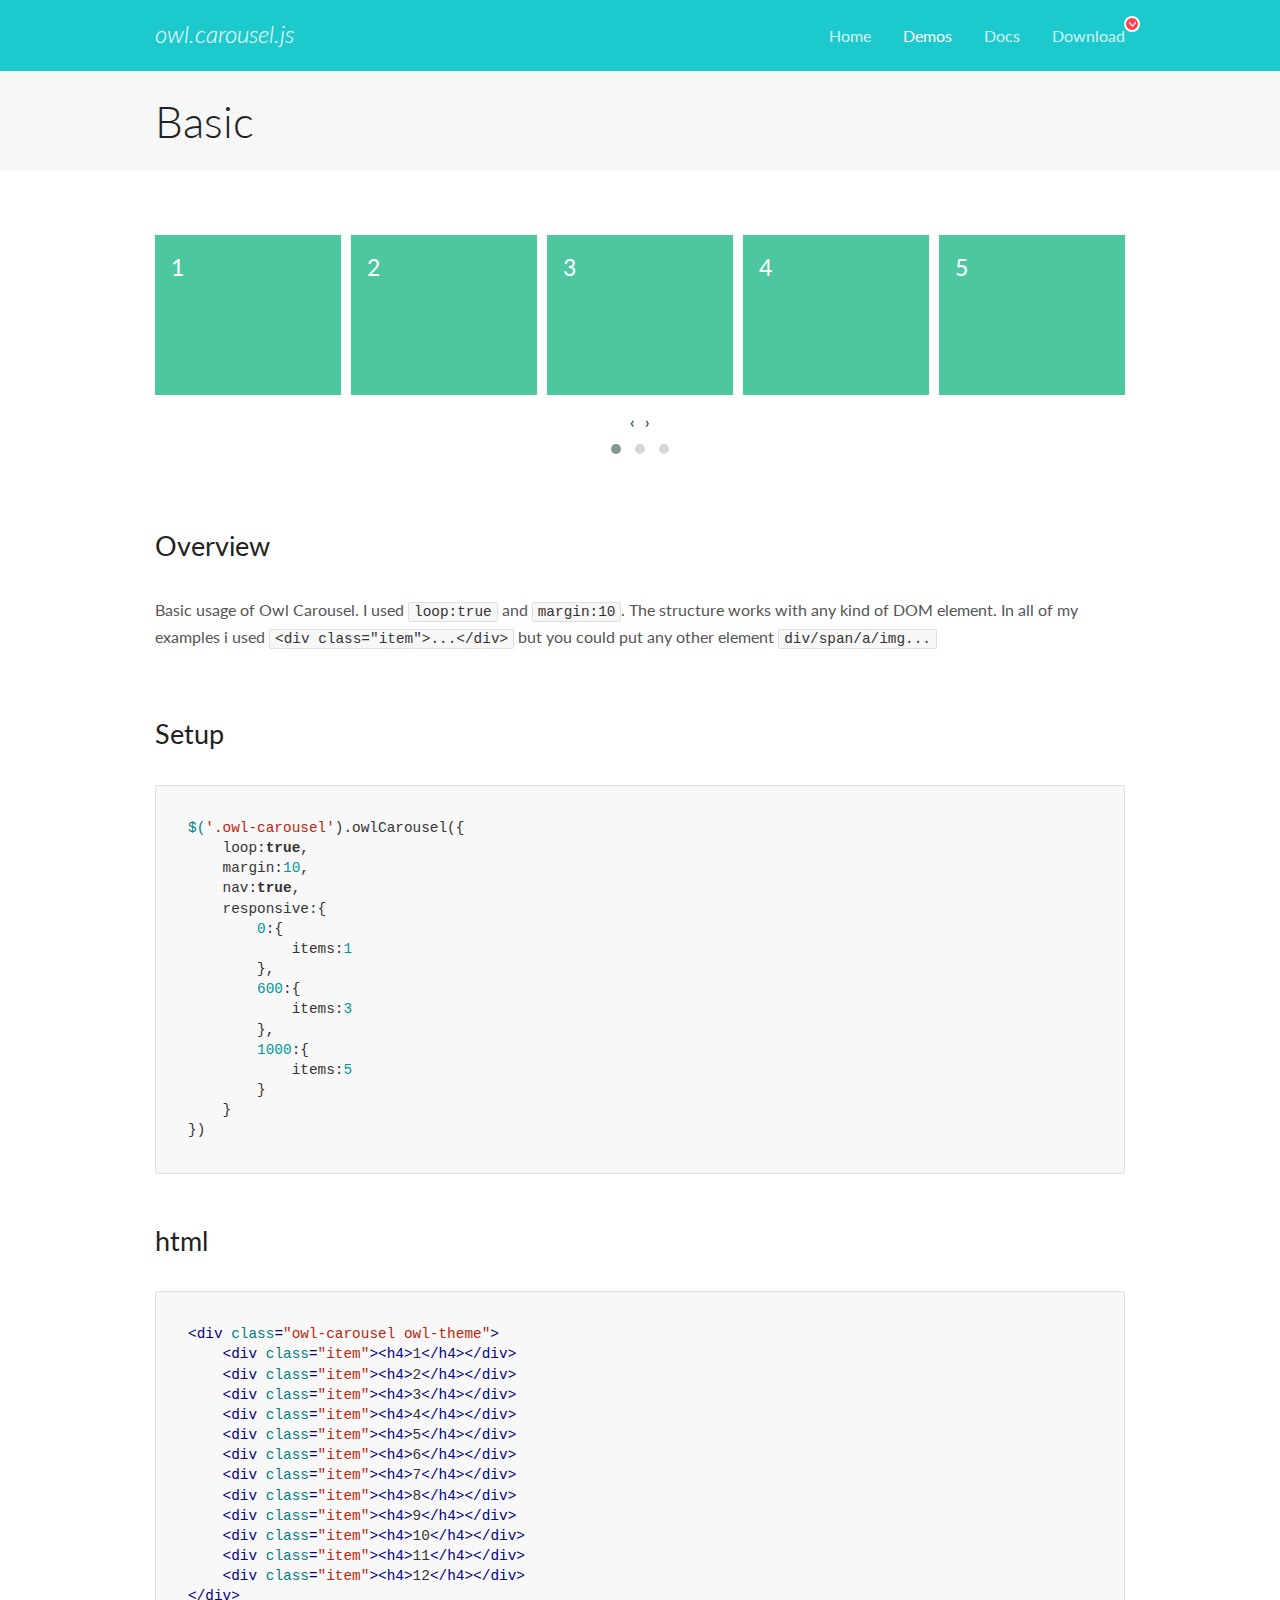
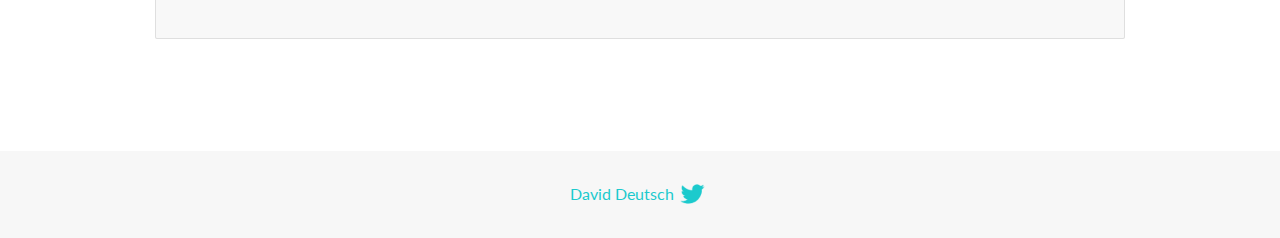
<file: libs/OwlCarousel/docs/demos/basic.html>
<!DOCTYPE html>
<html lang="en">
  <head>

    <!-- head -->
    <meta charset="utf-8">
    <meta name="msapplication-tap-highlight" content="no" />
    <meta name="viewport" content="width=device-width, initial-scale=1.0" />
    <meta name="description" content="Basic usage demo">
    <meta name="author" content="David Deutsch">
    <title>
      Basic Demo | Owl Carousel | 2.3.4
    </title>

    <!-- Stylesheets -->
    <link href='https://fonts.googleapis.com/css?family=Lato:300,400,700,400italic,300italic' rel='stylesheet' type='text/css'>
    <link rel="stylesheet" href="../assets/css/docs.theme.min.css">

    <!-- Owl Stylesheets -->
    <link rel="stylesheet" href="../assets/owlcarousel/assets/owl.carousel.min.css">
    <link rel="stylesheet" href="../assets/owlcarousel/assets/owl.theme.default.min.css">

    <!-- HTML5 shim and Respond.js IE8 support of HTML5 elements and media queries -->

    <!--[if lt IE 9]>
      <script src="https://oss.maxcdn.com/libs/html5shiv/3.7.0/html5shiv.js"></script>
      <script src="https://oss.maxcdn.com/libs/respond.js/1.3.0/respond.min.js"></script>
    <![endif]-->

    <!-- Favicons -->
    <link rel="apple-touch-icon-precomposed" sizes="144x144" href="../assets/ico/apple-touch-icon-144-precomposed.png">
    <link rel="shortcut icon" href="../assets/ico/favicon.png">
    <link rel="shortcut icon" href="favicon.ico">

    <!-- Yeah i know js should not be in header. Its required for demos.-->

    <!-- javascript -->
    <script src="../assets/vendors/jquery.min.js"></script>
    <script src="../assets/owlcarousel/owl.carousel.js"></script>
  </head>
  <body>

    <!-- header -->
    <header class="header">
      <div class="row">
        <div class="large-12 columns">
          <div class="brand left">
            <h3>
              <a href="/OwlCarousel2/">owl.carousel.js</a> 
            </h3>
          </div>
          <a id="toggle-nav" class="right">
            <span></span> <span></span> <span></span> 
          </a> 
          <div class="nav-bar">
            <ul class="clearfix">
              <li> <a href="/OwlCarousel2/index.html">Home</a>  </li>
              <li class="active">
                <a href="/OwlCarousel2/demos/demos.html">Demos</a> 
              </li>
              <li> <a href="/OwlCarousel2/docs/started-welcome.html">Docs</a>  </li>
              <li>
                <a href="https://github.com/OwlCarousel2/OwlCarousel2/archive/2.3.4.zip">Download</a> 
                <span class="download"></span> 
              </li>
            </ul>
          </div>
        </div>
      </div>
    </header>

    <!-- title -->
    <section class="title">
      <div class="row">
        <div class="large-12 columns">
          <h1>Basic</h1>
        </div>
      </div>
    </section>

    <!--  Demos -->
    <section id="demos">
      <div class="row">
        <div class="large-12 columns">
          <div class="owl-carousel owl-theme">
            <div class="item">
              <h4>1</h4>
            </div>
            <div class="item">
              <h4>2</h4>
            </div>
            <div class="item">
              <h4>3</h4>
            </div>
            <div class="item">
              <h4>4</h4>
            </div>
            <div class="item">
              <h4>5</h4>
            </div>
            <div class="item">
              <h4>6</h4>
            </div>
            <div class="item">
              <h4>7</h4>
            </div>
            <div class="item">
              <h4>8</h4>
            </div>
            <div class="item">
              <h4>9</h4>
            </div>
            <div class="item">
              <h4>10</h4>
            </div>
            <div class="item">
              <h4>11</h4>
            </div>
            <div class="item">
              <h4>12</h4>
            </div>
          </div>
          <h3 id="overview">Overview</h3>
          <p>Basic usage of Owl Carousel. I used <code>loop:true</code> and <code>margin:10</code>. The structure works with any kind of DOM element. In all of my examples i used <code>&lt;div class=&quot;item&quot;&gt;...&lt;/div&gt;</code> but you could
            put any other element <code>div/span/a/img...</code></p>
          <h3 id="setup">Setup</h3>
          <pre><code>$(&#39;.owl-carousel&#39;).owlCarousel({
    loop:true,
    margin:10,
    nav:true,
    responsive:{
        0:{
            items:1
        },
        600:{
            items:3
        },
        1000:{
            items:5
        }
    }
})</code></pre>
          <h3 id="html">html</h3>
          <pre><code>&lt;div class=&quot;owl-carousel owl-theme&quot;&gt;
    &lt;div class=&quot;item&quot;&gt;&lt;h4&gt;1&lt;/h4&gt;&lt;/div&gt;
    &lt;div class=&quot;item&quot;&gt;&lt;h4&gt;2&lt;/h4&gt;&lt;/div&gt;
    &lt;div class=&quot;item&quot;&gt;&lt;h4&gt;3&lt;/h4&gt;&lt;/div&gt;
    &lt;div class=&quot;item&quot;&gt;&lt;h4&gt;4&lt;/h4&gt;&lt;/div&gt;
    &lt;div class=&quot;item&quot;&gt;&lt;h4&gt;5&lt;/h4&gt;&lt;/div&gt;
    &lt;div class=&quot;item&quot;&gt;&lt;h4&gt;6&lt;/h4&gt;&lt;/div&gt;
    &lt;div class=&quot;item&quot;&gt;&lt;h4&gt;7&lt;/h4&gt;&lt;/div&gt;
    &lt;div class=&quot;item&quot;&gt;&lt;h4&gt;8&lt;/h4&gt;&lt;/div&gt;
    &lt;div class=&quot;item&quot;&gt;&lt;h4&gt;9&lt;/h4&gt;&lt;/div&gt;
    &lt;div class=&quot;item&quot;&gt;&lt;h4&gt;10&lt;/h4&gt;&lt;/div&gt;
    &lt;div class=&quot;item&quot;&gt;&lt;h4&gt;11&lt;/h4&gt;&lt;/div&gt;
    &lt;div class=&quot;item&quot;&gt;&lt;h4&gt;12&lt;/h4&gt;&lt;/div&gt;
&lt;/div&gt;</code></pre>
          <script>
            $(document).ready(function() {
              var owl = $('.owl-carousel');
              owl.owlCarousel({
                margin: 10,
                nav: true,
                loop: true,
                responsive: {
                  0: {
                    items: 1
                  },
                  600: {
                    items: 3
                  },
                  1000: {
                    items: 5
                  }
                }
              })
            })
          </script>
        </div>
      </div>
    </section>

    <!-- footer -->
    <footer class="footer">
      <div class="row">
        <div class="large-12 columns">
          <h5>
            <a href="/OwlCarousel2/docs/support-contact.html">David Deutsch</a> 
            <a id="custom-tweet-button" href="https://twitter.com/share?url=https://github.com/OwlCarousel2/OwlCarousel2&text=Owl Carousel - This is so awesome! " target="_blank"></a> 
          </h5>
        </div>
      </div>
    </footer>

    <!-- vendors -->
    <script src="../assets/vendors/highlight.js"></script>
    <script src="../assets/js/app.js"></script>
  </body>
</html>
</file>
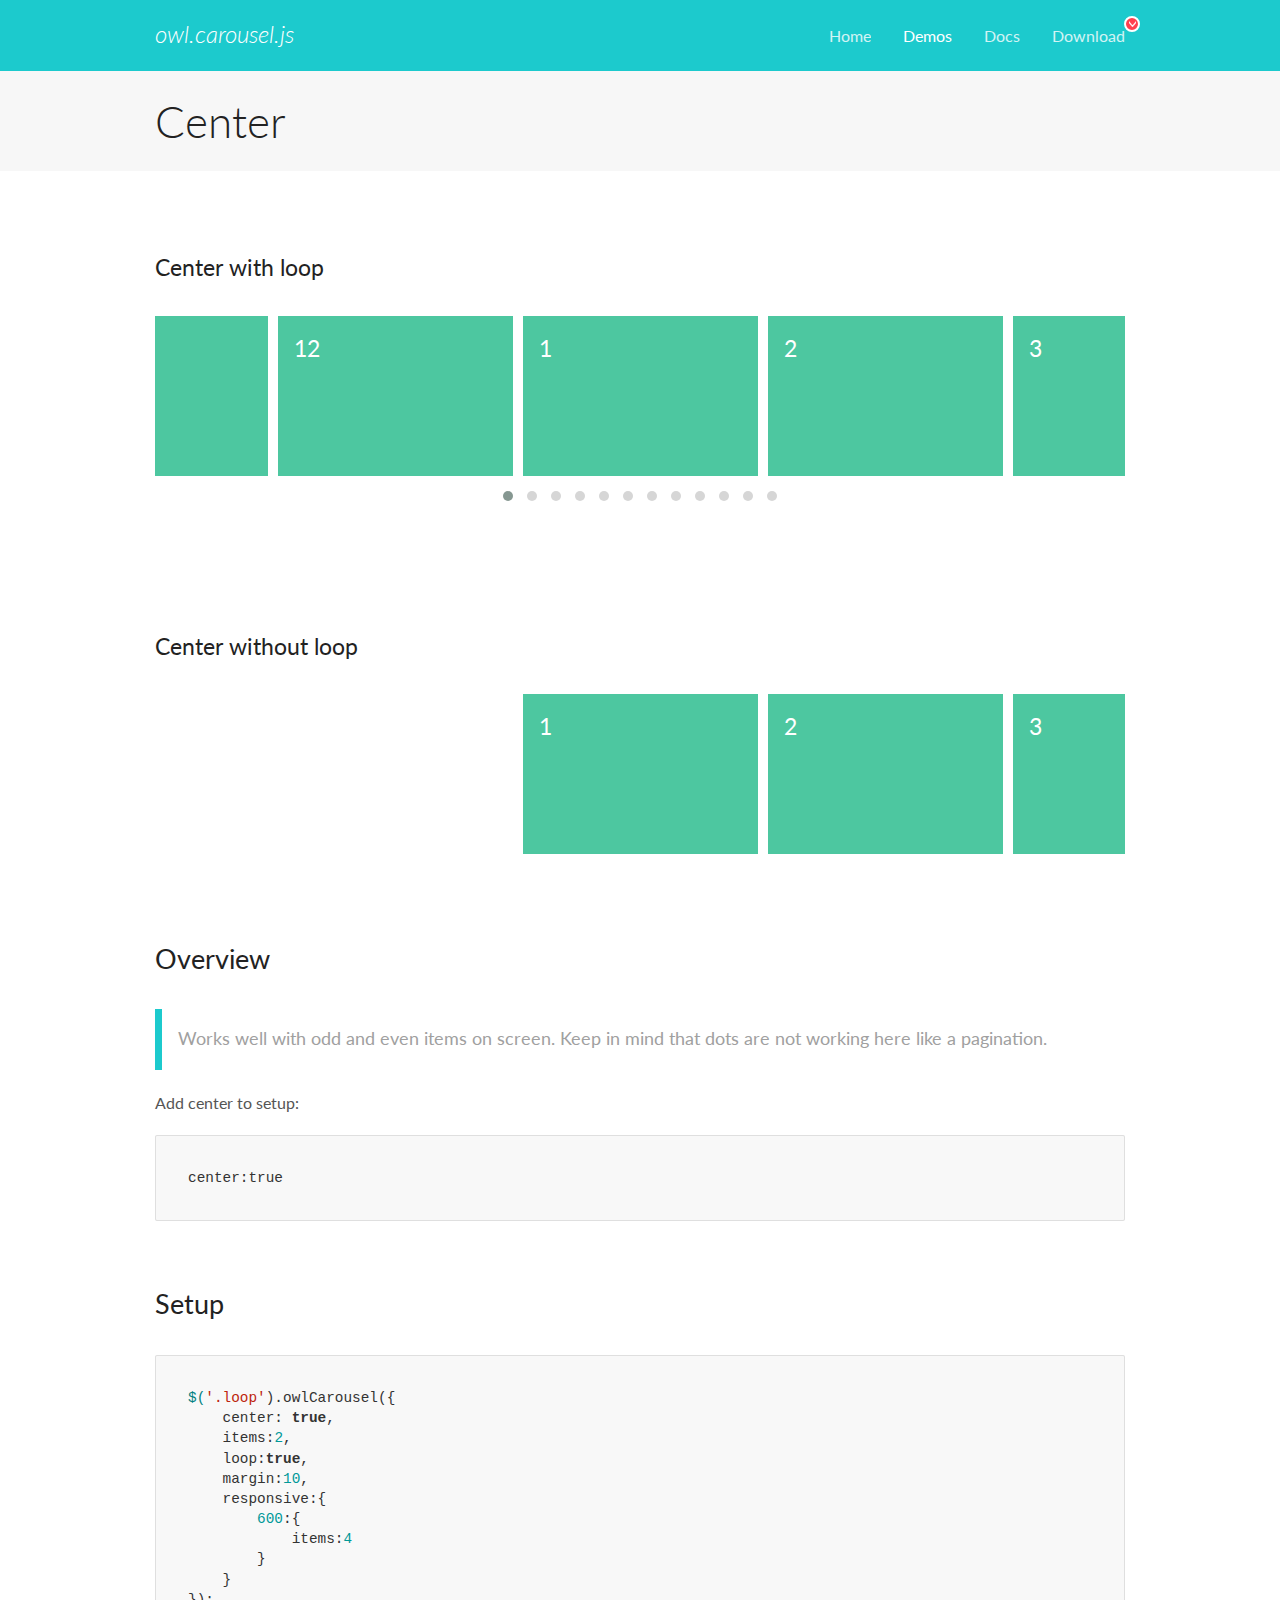
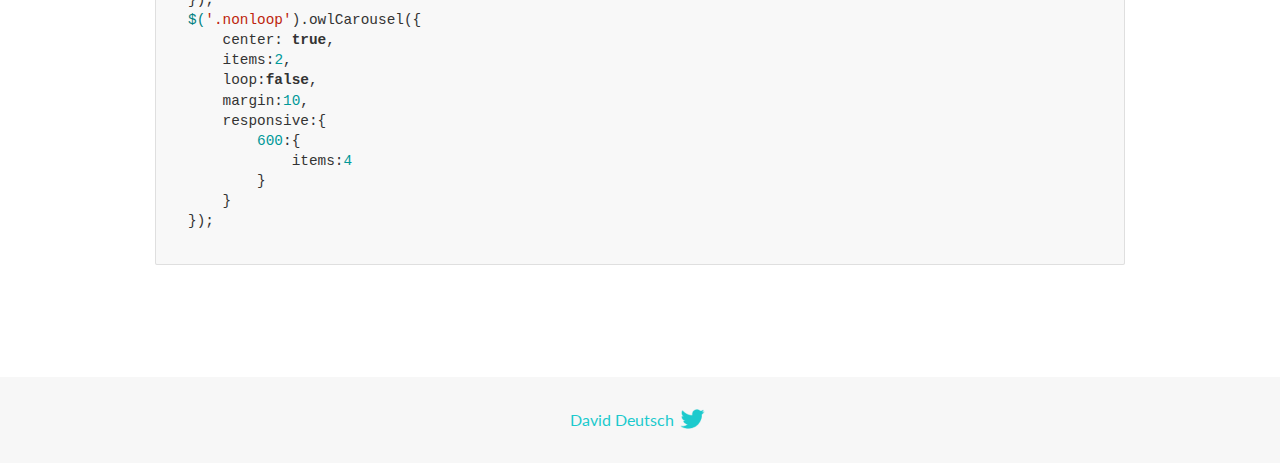
<file: libs/OwlCarousel/docs/demos/center.html>
<!DOCTYPE html>
<html lang="en">
  <head>

    <!-- head -->
    <meta charset="utf-8">
    <meta name="msapplication-tap-highlight" content="no" />
    <meta name="viewport" content="width=device-width, initial-scale=1.0" />
    <meta name="description" content="Center carousel">
    <meta name="author" content="David Deutsch">
    <title>
      Center Demo | Owl Carousel | 2.3.4
    </title>

    <!-- Stylesheets -->
    <link href='https://fonts.googleapis.com/css?family=Lato:300,400,700,400italic,300italic' rel='stylesheet' type='text/css'>
    <link rel="stylesheet" href="../assets/css/docs.theme.min.css">

    <!-- Owl Stylesheets -->
    <link rel="stylesheet" href="../assets/owlcarousel/assets/owl.carousel.min.css">
    <link rel="stylesheet" href="../assets/owlcarousel/assets/owl.theme.default.min.css">

    <!-- HTML5 shim and Respond.js IE8 support of HTML5 elements and media queries -->

    <!--[if lt IE 9]>
      <script src="https://oss.maxcdn.com/libs/html5shiv/3.7.0/html5shiv.js"></script>
      <script src="https://oss.maxcdn.com/libs/respond.js/1.3.0/respond.min.js"></script>
    <![endif]-->

    <!-- Favicons -->
    <link rel="apple-touch-icon-precomposed" sizes="144x144" href="../assets/ico/apple-touch-icon-144-precomposed.png">
    <link rel="shortcut icon" href="../assets/ico/favicon.png">
    <link rel="shortcut icon" href="favicon.ico">

    <!-- Yeah i know js should not be in header. Its required for demos.-->

    <!-- javascript -->
    <script src="../assets/vendors/jquery.min.js"></script>
    <script src="../assets/owlcarousel/owl.carousel.js"></script>
  </head>
  <body>

    <!-- header -->
    <header class="header">
      <div class="row">
        <div class="large-12 columns">
          <div class="brand left">
            <h3>
              <a href="/OwlCarousel2/">owl.carousel.js</a> 
            </h3>
          </div>
          <a id="toggle-nav" class="right">
            <span></span> <span></span> <span></span> 
          </a> 
          <div class="nav-bar">
            <ul class="clearfix">
              <li> <a href="/OwlCarousel2/index.html">Home</a>  </li>
              <li class="active">
                <a href="/OwlCarousel2/demos/demos.html">Demos</a> 
              </li>
              <li> <a href="/OwlCarousel2/docs/started-welcome.html">Docs</a>  </li>
              <li>
                <a href="https://github.com/OwlCarousel2/OwlCarousel2/archive/2.3.4.zip">Download</a> 
                <span class="download"></span> 
              </li>
            </ul>
          </div>
        </div>
      </div>
    </header>

    <!-- title -->
    <section class="title">
      <div class="row">
        <div class="large-12 columns">
          <h1>Center</h1>
        </div>
      </div>
    </section>

    <!--  Demos -->
    <section id="demos">
      <div class="row">
        <div class="large-12 columns">
          <h4 id="center-with-loop">Center with loop</h4>
          <div class="loop owl-carousel owl-theme">
            <div class="item">
              <h4>1</h4>
            </div>
            <div class="item">
              <h4>2</h4>
            </div>
            <div class="item">
              <h4>3</h4>
            </div>
            <div class="item">
              <h4>4</h4>
            </div>
            <div class="item">
              <h4>5</h4>
            </div>
            <div class="item">
              <h4>6</h4>
            </div>
            <div class="item">
              <h4>7</h4>
            </div>
            <div class="item">
              <h4>8</h4>
            </div>
            <div class="item">
              <h4>9</h4>
            </div>
            <div class="item">
              <h4>10</h4>
            </div>
            <div class="item">
              <h4>11</h4>
            </div>
            <div class="item">
              <h4>12</h4>
            </div>
          </div>
          <br>
          <h4 id="center-without-loop">Center without loop</h4>
          <div class="nonloop owl-carousel">
            <div class="item">
              <h4>1</h4>
            </div>
            <div class="item">
              <h4>2</h4>
            </div>
            <div class="item">
              <h4>3</h4>
            </div>
            <div class="item">
              <h4>4</h4>
            </div>
            <div class="item">
              <h4>5</h4>
            </div>
            <div class="item">
              <h4>6</h4>
            </div>
            <div class="item">
              <h4>7</h4>
            </div>
            <div class="item">
              <h4>8</h4>
            </div>
            <div class="item">
              <h4>9</h4>
            </div>
            <div class="item">
              <h4>10</h4>
            </div>
            <div class="item">
              <h4>11</h4>
            </div>
            <div class="item">
              <h4>12</h4>
            </div>
          </div>
          <h3 id="overview">Overview</h3>
          <blockquote>
            <p>Works well with odd and even items on screen. Keep in mind that dots are not working here like a pagination.</p>
          </blockquote>
          <p>Add center to setup:</p>
          <pre><code>center:true</code></pre>
          <h3 id="setup">Setup</h3>
          <pre><code>$(&#39;.loop&#39;).owlCarousel({
    center: true,
    items:2,
    loop:true,
    margin:10,
    responsive:{
        600:{
            items:4
        }
    }
});
$(&#39;.nonloop&#39;).owlCarousel({
    center: true,
    items:2,
    loop:false,
    margin:10,
    responsive:{
        600:{
            items:4
        }
    }
});</code></pre>
          <script>
            jQuery(document).ready(function($) {
              $('.loop').owlCarousel({
                center: true,
                items: 2,
                loop: true,
                margin: 10,
                responsive: {
                  600: {
                    items: 4
                  }
                }
              });
              $('.nonloop').owlCarousel({
                center: true,
                items: 2,
                loop: false,
                margin: 10,
                responsive: {
                  600: {
                    items: 4
                  }
                }
              });
            });
          </script>
        </div>
      </div>
    </section>

    <!-- footer -->
    <footer class="footer">
      <div class="row">
        <div class="large-12 columns">
          <h5>
            <a href="/OwlCarousel2/docs/support-contact.html">David Deutsch</a> 
            <a id="custom-tweet-button" href="https://twitter.com/share?url=https://github.com/OwlCarousel2/OwlCarousel2&text=Owl Carousel - This is so awesome! " target="_blank"></a> 
          </h5>
        </div>
      </div>
    </footer>

    <!-- vendors -->
    <script src="../assets/vendors/highlight.js"></script>
    <script src="../assets/js/app.js"></script>
  </body>
</html>
</file>
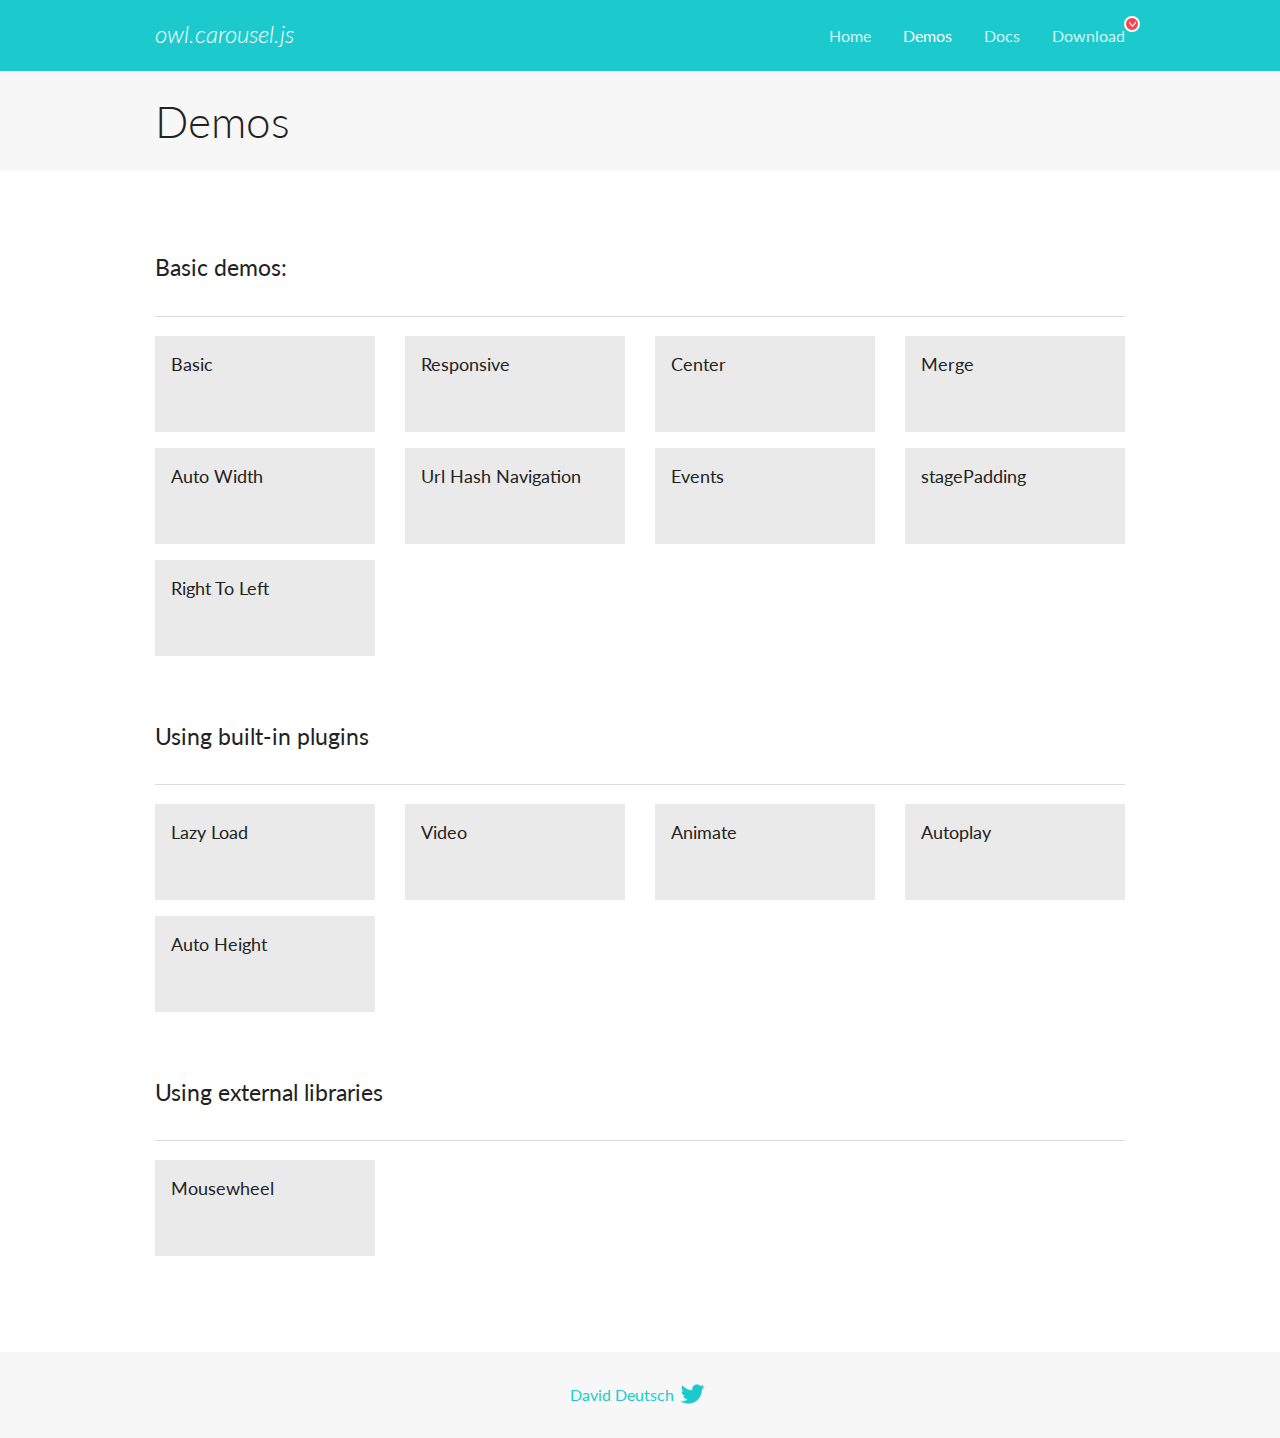
<file: libs/OwlCarousel/docs/demos/demos.html>
<!DOCTYPE html>
<html lang="en">
  <head>

    <!-- head -->
    <meta charset="utf-8">
    <meta name="msapplication-tap-highlight" content="no" />
    <meta name="viewport" content="width=device-width, initial-scale=1.0" />
    <meta name="description" content="A list of Owl Carousel examples.">
    <meta name="author" content="David Deutsch">
    <title>
      Demos | Owl Carousel | 2.3.4
    </title>

    <!-- Stylesheets -->
    <link href='https://fonts.googleapis.com/css?family=Lato:300,400,700,400italic,300italic' rel='stylesheet' type='text/css'>
    <link rel="stylesheet" href="../assets/css/docs.theme.min.css">

    <!-- Owl Stylesheets -->
    <link rel="stylesheet" href="../assets/owlcarousel/assets/owl.carousel.min.css">
    <link rel="stylesheet" href="../assets/owlcarousel/assets/owl.theme.default.min.css">

    <!-- HTML5 shim and Respond.js IE8 support of HTML5 elements and media queries -->

    <!--[if lt IE 9]>
      <script src="https://oss.maxcdn.com/libs/html5shiv/3.7.0/html5shiv.js"></script>
      <script src="https://oss.maxcdn.com/libs/respond.js/1.3.0/respond.min.js"></script>
    <![endif]-->

    <!-- Favicons -->
    <link rel="apple-touch-icon-precomposed" sizes="144x144" href="../assets/ico/apple-touch-icon-144-precomposed.png">
    <link rel="shortcut icon" href="../assets/ico/favicon.png">
    <link rel="shortcut icon" href="favicon.ico">

    <!-- Yeah i know js should not be in header. Its required for demos.-->

    <!-- javascript -->
    <script src="../assets/vendors/jquery.min.js"></script>
    <script src="../assets/owlcarousel/owl.carousel.js"></script>
  </head>
  <body>

    <!-- header -->
    <header class="header">
      <div class="row">
        <div class="large-12 columns">
          <div class="brand left">
            <h3>
              <a href="/OwlCarousel2/">owl.carousel.js</a> 
            </h3>
          </div>
          <a id="toggle-nav" class="right">
            <span></span> <span></span> <span></span> 
          </a> 
          <div class="nav-bar">
            <ul class="clearfix">
              <li> <a href="/OwlCarousel2/index.html">Home</a>  </li>
              <li class="active">
                <a href="/OwlCarousel2/demos/demos.html">Demos</a> 
              </li>
              <li> <a href="/OwlCarousel2/docs/started-welcome.html">Docs</a>  </li>
              <li>
                <a href="https://github.com/OwlCarousel2/OwlCarousel2/archive/2.3.4.zip">Download</a> 
                <span class="download"></span> 
              </li>
            </ul>
          </div>
        </div>
      </div>
    </header>

    <!-- title -->
    <section class="title">
      <div class="row">
        <div class="large-12 columns">
          <h1>Demos</h1>
        </div>
      </div>
    </section>

    <!--  Demos -->
    <section id="demos">
      <div class="row">
        <div class="large-12 columns">
          <h4 id="basic-demos-">Basic demos:</h4>
          <hr>
          <div class="demo-list">
            <div class="row">
              <div class="small-6 medium-4 large-3 columns">
                <a href="basic.html" class="demo-block">
                  <h5>Basic </h5>
                </a> 
              </div>
              <div class="small-6 medium-4 large-3 columns">
                <a href="responsive.html" class="demo-block">
                  <h5>Responsive </h5>
                </a> 
              </div>
              <div class="small-6 medium-4 large-3 columns">
                <a href="center.html" class="demo-block">
                  <h5>Center </h5>
                </a> 
              </div>
              <div class="small-6 medium-4 large-3 columns">
                <a href="merge.html" class="demo-block">
                  <h5>Merge </h5>
                </a> 
              </div>
              <div class="small-6 medium-4 large-3 columns">
                <a href="autowidth.html" class="demo-block">
                  <h5>Auto Width </h5>
                </a> 
              </div>
              <div class="small-6 medium-4 large-3 columns">
                <a href="urlhashnav.html" class="demo-block">
                  <h5>Url Hash Navigation </h5>
                </a> 
              </div>
              <div class="small-6 medium-4 large-3 columns">
                <a href="events.html" class="demo-block">
                  <h5>Events </h5>
                </a> 
              </div>
              <div class="small-6 medium-4 large-3 columns">
                <a href="stagepadding.html" class="demo-block">
                  <h5>stagePadding </h5>
                </a> 
              </div>
              <div class="small-6 medium-4 large-3 columns">
                <a href="rtl.html" class="demo-block">
                  <h5>Right To Left </h5>
                </a> 
              </div>
            </div>
          </div>
          <h4 id="using-built-in-plugins">Using built-in plugins</h4>
          <hr>
          <div class="demo-list">
            <div class="row">
              <div class="small-6 medium-4 large-3 columns">
                <a href="lazyLoad.html" class="demo-block">
                  <h5>Lazy Load </h5>
                </a> 
              </div>
              <div class="small-6 medium-4 large-3 columns">
                <a href="video.html" class="demo-block">
                  <h5>Video </h5>
                </a> 
              </div>
              <div class="small-6 medium-4 large-3 columns">
                <a href="animate.html" class="demo-block">
                  <h5>Animate </h5>
                </a> 
              </div>
              <div class="small-6 medium-4 large-3 columns">
                <a href="autoplay.html" class="demo-block">
                  <h5>Autoplay </h5>
                </a> 
              </div>
              <div class="small-6 medium-4 large-3 columns">
                <a href="autoheight.html" class="demo-block">
                  <h5>Auto Height </h5>
                </a> 
              </div>
            </div>
          </div>
          <h4 id="using-external-libraries">Using external libraries</h4>
          <hr>
          <div class="demo-list">
            <div class="row">
              <div class="small-6 medium-4 large-3 columns">
                <a href="mousewheel.html" class="demo-block">
                  <h5>Mousewheel </h5>
                </a> 
              </div>
            </div>
          </div>
        </div>
      </div>
    </section>

    <!-- footer -->
    <footer class="footer">
      <div class="row">
        <div class="large-12 columns">
          <h5>
            <a href="/OwlCarousel2/docs/support-contact.html">David Deutsch</a> 
            <a id="custom-tweet-button" href="https://twitter.com/share?url=https://github.com/OwlCarousel2/OwlCarousel2&text=Owl Carousel - This is so awesome! " target="_blank"></a> 
          </h5>
        </div>
      </div>
    </footer>

    <!-- vendors -->
    <script src="../assets/vendors/highlight.js"></script>
    <script src="../assets/js/app.js"></script>
  </body>
</html>
</file>
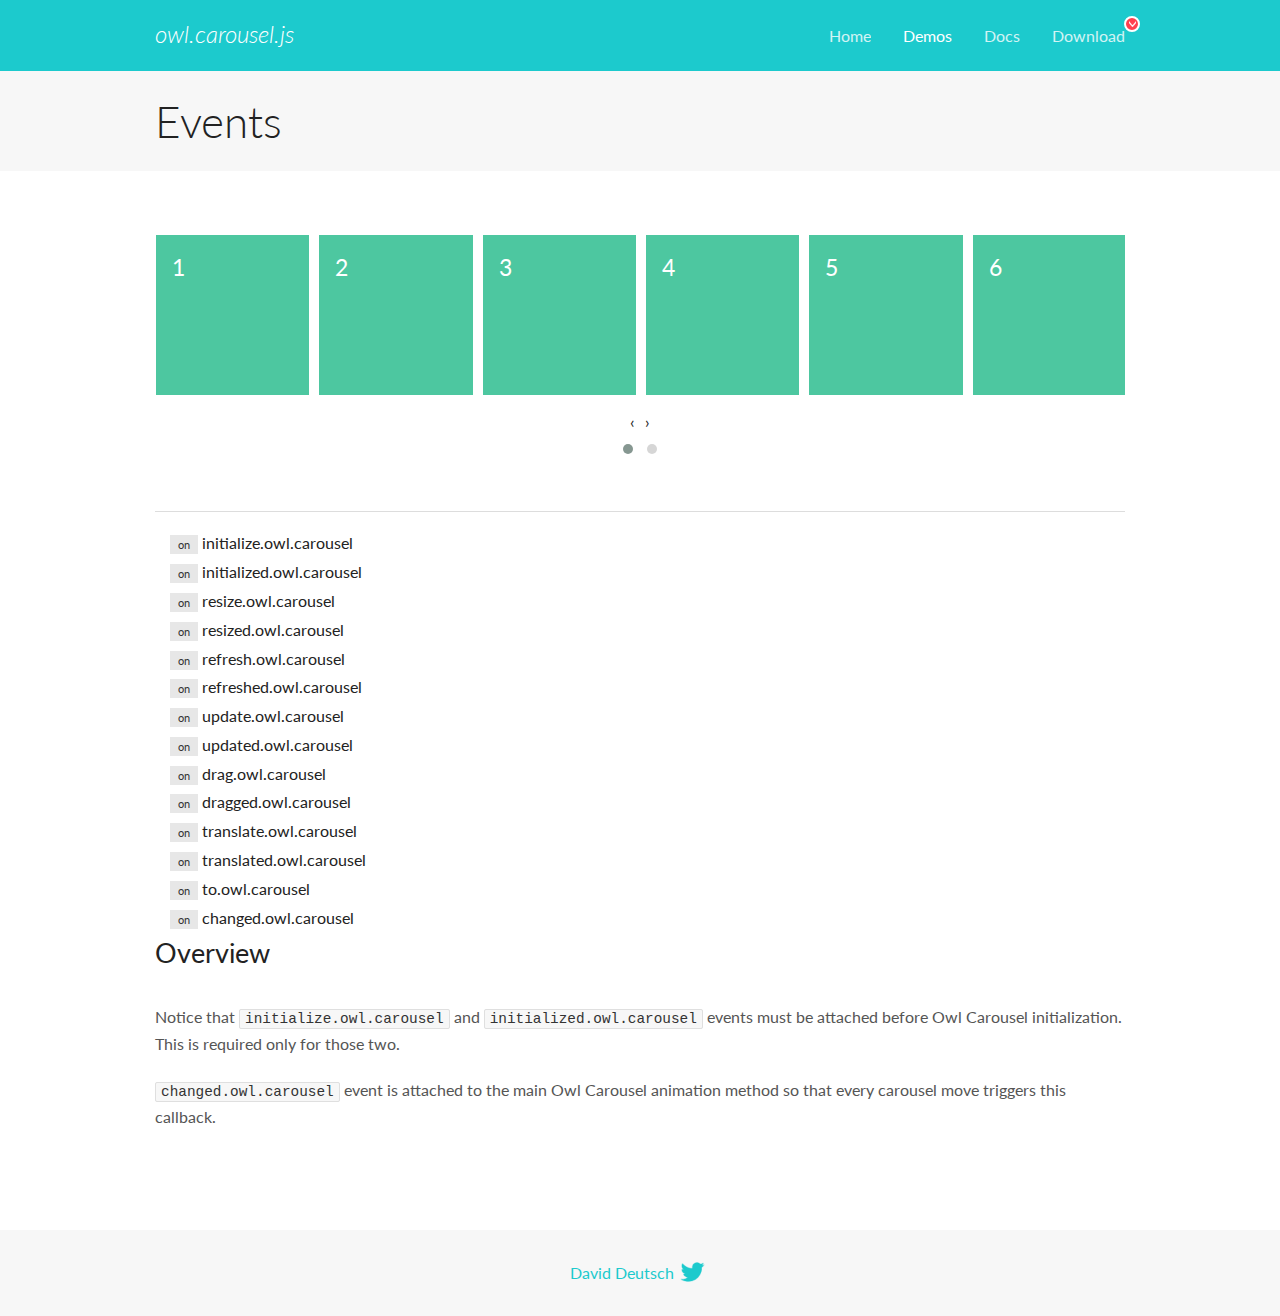
<file: libs/OwlCarousel/docs/demos/events.html>
<!DOCTYPE html>
<html lang="en">
  <head>

    <!-- head -->
    <meta charset="utf-8">
    <meta name="msapplication-tap-highlight" content="no" />
    <meta name="viewport" content="width=device-width, initial-scale=1.0" />
    <meta name="description" content="Events usage demo">
    <meta name="author" content="David Deutsch">
    <title>
      Events Demo | Owl Carousel | 2.3.4
    </title>

    <!-- Stylesheets -->
    <link href='https://fonts.googleapis.com/css?family=Lato:300,400,700,400italic,300italic' rel='stylesheet' type='text/css'>
    <link rel="stylesheet" href="../assets/css/docs.theme.min.css">

    <!-- Owl Stylesheets -->
    <link rel="stylesheet" href="../assets/owlcarousel/assets/owl.carousel.min.css">
    <link rel="stylesheet" href="../assets/owlcarousel/assets/owl.theme.default.min.css">

    <!-- HTML5 shim and Respond.js IE8 support of HTML5 elements and media queries -->

    <!--[if lt IE 9]>
      <script src="https://oss.maxcdn.com/libs/html5shiv/3.7.0/html5shiv.js"></script>
      <script src="https://oss.maxcdn.com/libs/respond.js/1.3.0/respond.min.js"></script>
    <![endif]-->

    <!-- Favicons -->
    <link rel="apple-touch-icon-precomposed" sizes="144x144" href="../assets/ico/apple-touch-icon-144-precomposed.png">
    <link rel="shortcut icon" href="../assets/ico/favicon.png">
    <link rel="shortcut icon" href="favicon.ico">

    <!-- Yeah i know js should not be in header. Its required for demos.-->

    <!-- javascript -->
    <script src="../assets/vendors/jquery.min.js"></script>
    <script src="../assets/owlcarousel/owl.carousel.js"></script>
  </head>
  <body>

    <!-- header -->
    <header class="header">
      <div class="row">
        <div class="large-12 columns">
          <div class="brand left">
            <h3>
              <a href="/OwlCarousel2/">owl.carousel.js</a> 
            </h3>
          </div>
          <a id="toggle-nav" class="right">
            <span></span> <span></span> <span></span> 
          </a> 
          <div class="nav-bar">
            <ul class="clearfix">
              <li> <a href="/OwlCarousel2/index.html">Home</a>  </li>
              <li class="active">
                <a href="/OwlCarousel2/demos/demos.html">Demos</a> 
              </li>
              <li> <a href="/OwlCarousel2/docs/started-welcome.html">Docs</a>  </li>
              <li>
                <a href="https://github.com/OwlCarousel2/OwlCarousel2/archive/2.3.4.zip">Download</a> 
                <span class="download"></span> 
              </li>
            </ul>
          </div>
        </div>
      </div>
    </header>

    <!-- title -->
    <section class="title">
      <div class="row">
        <div class="large-12 columns">
          <h1>Events</h1>
        </div>
      </div>
    </section>

    <!--  Demos -->
    <section id="demos">
      <div class="row">
        <div class="large-12 columns">
          <div class="owl-carousel owl-theme">
            <div class="item">
              <h4>1</h4>
            </div>
            <div class="item">
              <h4>2</h4>
            </div>
            <div class="item">
              <h4>3</h4>
            </div>
            <div class="item">
              <h4>4</h4>
            </div>
            <div class="item">
              <h4>5</h4>
            </div>
            <div class="item">
              <h4>6</h4>
            </div>
            <div class="item">
              <h4>7</h4>
            </div>
            <div class="item">
              <h4>8</h4>
            </div>
            <div class="item">
              <h4>9</h4>
            </div>
            <div class="item">
              <h4>10</h4>
            </div>
            <div class="item">
              <h4>11</h4>
            </div>
            <div class="item">
              <h4>12</h4>
            </div>
          </div>
          <hr>
          <div class="large-12 columns callbacks">
            <div><span class="label secondary initialize">on</span>  initialize.owl.carousel </div>
            <div><span class="label secondary initialized">on</span>  initialized.owl.carousel </div>
            <div><span class="label secondary resize">on</span>  resize.owl.carousel </div>
            <div><span class="label secondary resized">on</span>  resized.owl.carousel </div>
            <div><span class="label secondary refresh">on</span>  refresh.owl.carousel </div>
            <div><span class="label secondary refreshed">on</span>  refreshed.owl.carousel </div>
            <div><span class="label secondary update">on</span>  update.owl.carousel </div>
            <div><span class="label secondary updated">on</span>  updated.owl.carousel </div>
            <div><span class="label secondary drag">on</span>  drag.owl.carousel </div>
            <div><span class="label secondary dragged">on</span>  dragged.owl.carousel </div>
            <div><span class="label secondary translate">on</span>  translate.owl.carousel </div>
            <div><span class="label secondary translated">on</span>  translated.owl.carousel </div>
            <div><span class="label secondary to">on</span>  to.owl.carousel </div>
            <div><span class="label secondary changed">on</span>  changed.owl.carousel </div>
          </div>
          <h3 id="overview">Overview</h3>
          <p>Notice that <code>initialize.owl.carousel</code> and <code>initialized.owl.carousel</code> events must be attached before Owl Carousel initialization. This is required only for those two.</p>
          <p><code>changed.owl.carousel</code> event is attached to the main Owl Carousel animation method so that every carousel move triggers this callback.</p>
          <script>
            jQuery(document).ready(function($) {
              var owl = $('.owl-carousel');
              owl.on('initialize.owl.carousel initialized.owl.carousel ' +
                'initialize.owl.carousel initialize.owl.carousel ' +
                'resize.owl.carousel resized.owl.carousel ' +
                'refresh.owl.carousel refreshed.owl.carousel ' +
                'update.owl.carousel updated.owl.carousel ' +
                'drag.owl.carousel dragged.owl.carousel ' +
                'translate.owl.carousel translated.owl.carousel ' +
                'to.owl.carousel changed.owl.carousel',
                function(e) {
                  $('.' + e.type)
                    .removeClass('secondary')
                    .addClass('success');
                  window.setTimeout(function() {
                    $('.' + e.type)
                      .removeClass('success')
                      .addClass('secondary');
                  }, 500);
                });
              owl.owlCarousel({
                loop: true,
                nav: true,
                lazyLoad: true,
                margin: 10,
                video: true,
                responsive: {
                  0: {
                    items: 1
                  },
                  600: {
                    items: 3
                  },
                  960: {
                    items: 5,
                  },
                  1200: {
                    items: 6
                  }
                }
              });
            });
          </script>
        </div>
      </div>
    </section>

    <!-- footer -->
    <footer class="footer">
      <div class="row">
        <div class="large-12 columns">
          <h5>
            <a href="/OwlCarousel2/docs/support-contact.html">David Deutsch</a> 
            <a id="custom-tweet-button" href="https://twitter.com/share?url=https://github.com/OwlCarousel2/OwlCarousel2&text=Owl Carousel - This is so awesome! " target="_blank"></a> 
          </h5>
        </div>
      </div>
    </footer>

    <!-- vendors -->
    <script src="../assets/vendors/highlight.js"></script>
    <script src="../assets/js/app.js"></script>
  </body>
</html>
</file>
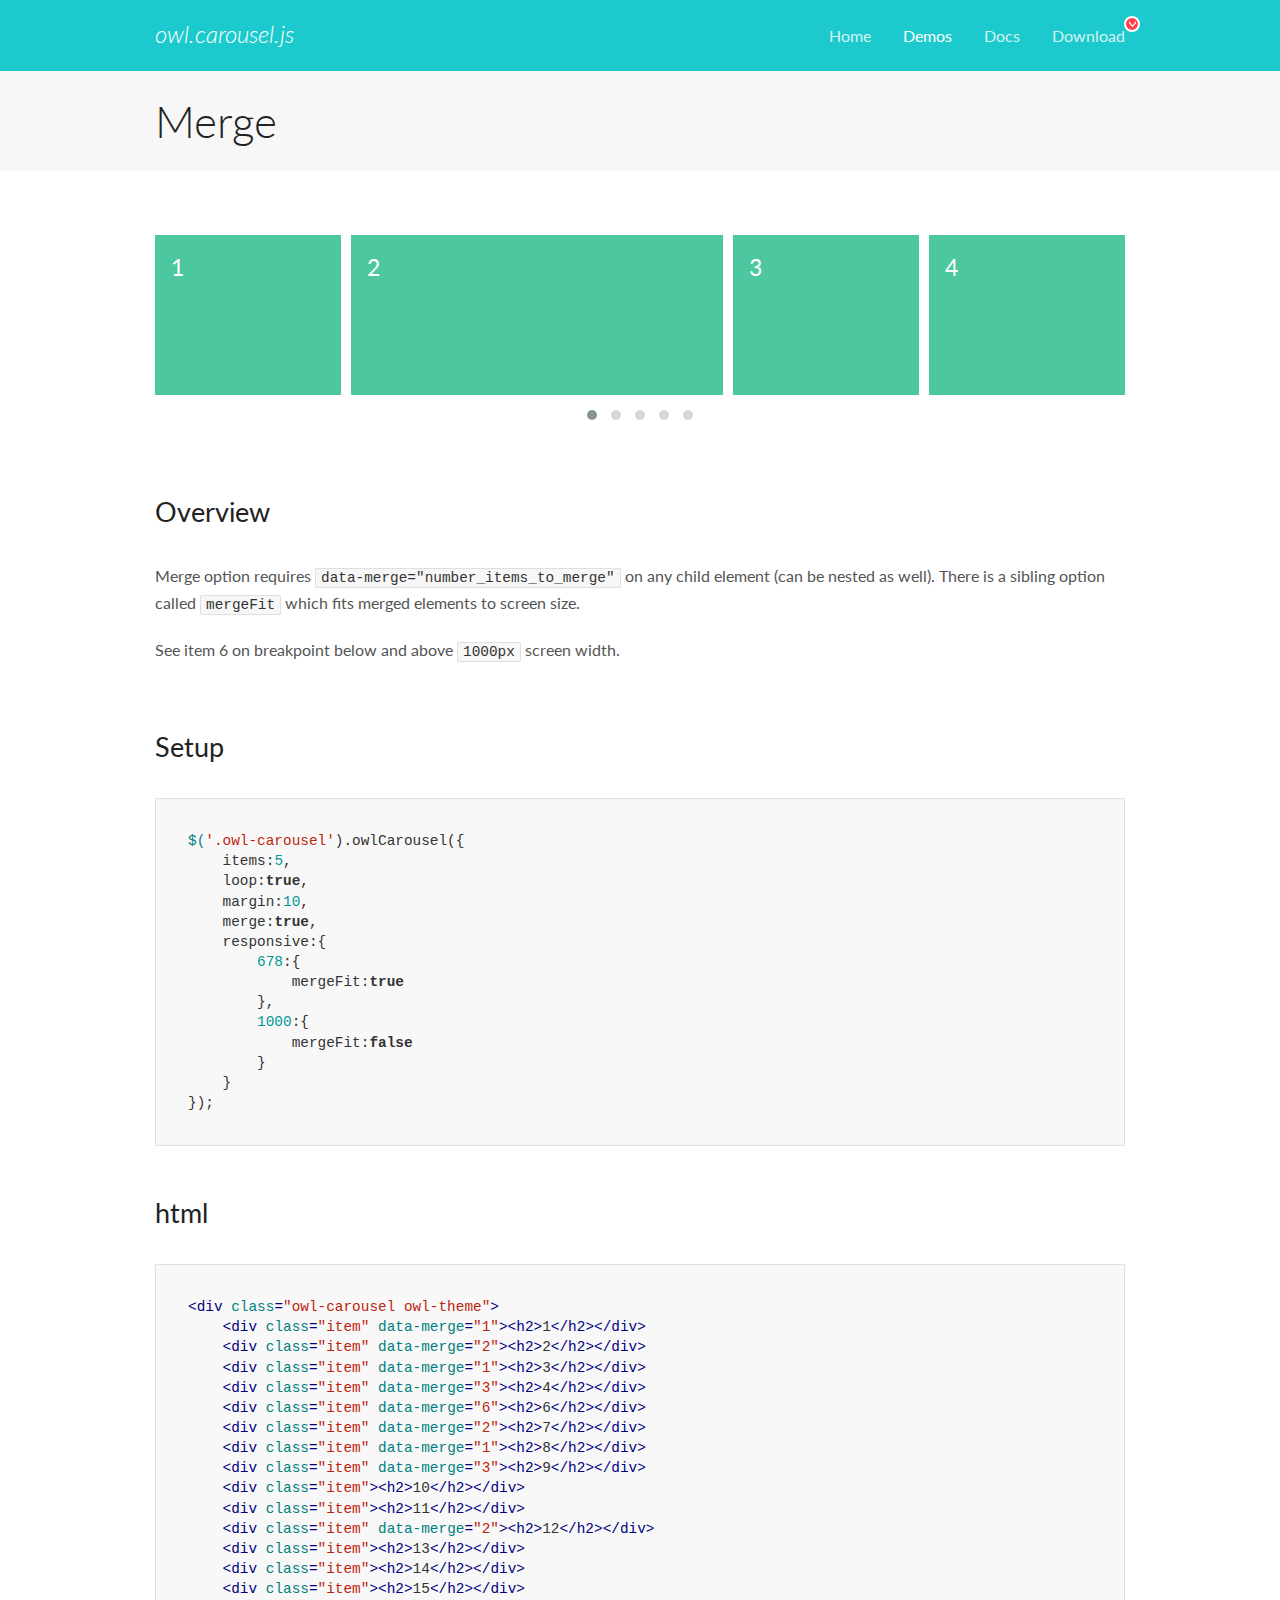
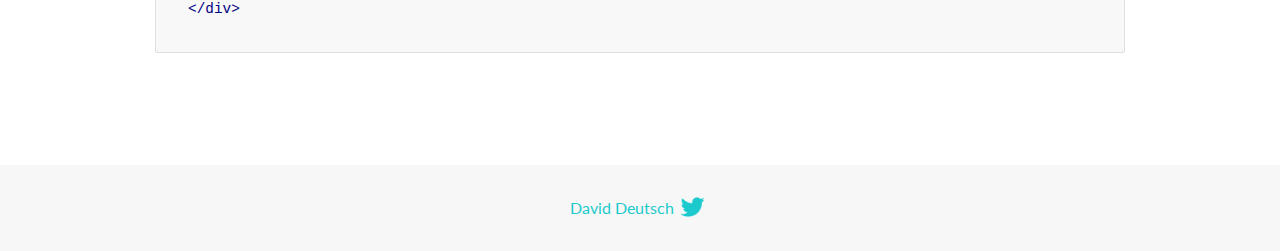
<file: libs/OwlCarousel/docs/demos/merge.html>
<!DOCTYPE html>
<html lang="en">
  <head>

    <!-- head -->
    <meta charset="utf-8">
    <meta name="msapplication-tap-highlight" content="no" />
    <meta name="viewport" content="width=device-width, initial-scale=1.0" />
    <meta name="description" content="Merge Items">
    <meta name="author" content="David Deutsch">
    <title>
      Merge Demo | Owl Carousel | 2.3.4
    </title>

    <!-- Stylesheets -->
    <link href='https://fonts.googleapis.com/css?family=Lato:300,400,700,400italic,300italic' rel='stylesheet' type='text/css'>
    <link rel="stylesheet" href="../assets/css/docs.theme.min.css">

    <!-- Owl Stylesheets -->
    <link rel="stylesheet" href="../assets/owlcarousel/assets/owl.carousel.min.css">
    <link rel="stylesheet" href="../assets/owlcarousel/assets/owl.theme.default.min.css">

    <!-- HTML5 shim and Respond.js IE8 support of HTML5 elements and media queries -->

    <!--[if lt IE 9]>
      <script src="https://oss.maxcdn.com/libs/html5shiv/3.7.0/html5shiv.js"></script>
      <script src="https://oss.maxcdn.com/libs/respond.js/1.3.0/respond.min.js"></script>
    <![endif]-->

    <!-- Favicons -->
    <link rel="apple-touch-icon-precomposed" sizes="144x144" href="../assets/ico/apple-touch-icon-144-precomposed.png">
    <link rel="shortcut icon" href="../assets/ico/favicon.png">
    <link rel="shortcut icon" href="favicon.ico">

    <!-- Yeah i know js should not be in header. Its required for demos.-->

    <!-- javascript -->
    <script src="../assets/vendors/jquery.min.js"></script>
    <script src="../assets/owlcarousel/owl.carousel.js"></script>
  </head>
  <body>

    <!-- header -->
    <header class="header">
      <div class="row">
        <div class="large-12 columns">
          <div class="brand left">
            <h3>
              <a href="/OwlCarousel2/">owl.carousel.js</a> 
            </h3>
          </div>
          <a id="toggle-nav" class="right">
            <span></span> <span></span> <span></span> 
          </a> 
          <div class="nav-bar">
            <ul class="clearfix">
              <li> <a href="/OwlCarousel2/index.html">Home</a>  </li>
              <li class="active">
                <a href="/OwlCarousel2/demos/demos.html">Demos</a> 
              </li>
              <li> <a href="/OwlCarousel2/docs/started-welcome.html">Docs</a>  </li>
              <li>
                <a href="https://github.com/OwlCarousel2/OwlCarousel2/archive/2.3.4.zip">Download</a> 
                <span class="download"></span> 
              </li>
            </ul>
          </div>
        </div>
      </div>
    </header>

    <!-- title -->
    <section class="title">
      <div class="row">
        <div class="large-12 columns">
          <h1>Merge</h1>
        </div>
      </div>
    </section>

    <!--  Demos -->
    <section id="demos">
      <div class="row">
        <div class="large-12 columns">
          <div class="owl-carousel owl-theme">
            <div class="item" data-merge="1">
              <h4>1</h4>
            </div>
            <div class="item" data-merge="2">
              <h4>2</h4>
            </div>
            <div class="item" data-merge="1">
              <h4>3</h4>
            </div>
            <div class="item" data-merge="3">
              <h4>4</h4>
            </div>
            <div class="item" data-merge="6">
              <h4>6</h4>
            </div>
            <div class="item" data-merge="2">
              <h4>7</h4>
            </div>
            <div class="item" data-merge="1">
              <h4>8</h4>
            </div>
            <div class="item" data-merge="3">
              <h4>9</h4>
            </div>
            <div class="item">
              <h4>10</h4>
            </div>
            <div class="item">
              <h4>11</h4>
            </div>
            <div class="item" data-merge="2">
              <h4>12</h4>
            </div>
            <div class="item">
              <h4>13</h4>
            </div>
            <div class="item">
              <h4>14</h4>
            </div>
            <div class="item">
              <h4>15</h4>
            </div>
          </div>
          <h3 id="overview">Overview</h3>
          <p>Merge option requires <code>data-merge=&quot;number_items_to_merge&quot;</code> on any child element (can be nested as well). There is a sibling option called <code>mergeFit</code> which fits merged elements to screen size. </p>
          <p>See item 6 on breakpoint below and above <code>1000px</code> screen width.</p>
          <h3 id="setup">Setup</h3>
          <pre><code>$(&#39;.owl-carousel&#39;).owlCarousel({
    items:5,
    loop:true,
    margin:10,
    merge:true,
    responsive:{
        678:{
            mergeFit:true
        },
        1000:{
            mergeFit:false
        }
    }
});</code></pre>
          <h3 id="html">html</h3>
          <pre><code>&lt;div class=&quot;owl-carousel owl-theme&quot;&gt;
    &lt;div class=&quot;item&quot; data-merge=&quot;1&quot;&gt;&lt;h2&gt;1&lt;/h2&gt;&lt;/div&gt;
    &lt;div class=&quot;item&quot; data-merge=&quot;2&quot;&gt;&lt;h2&gt;2&lt;/h2&gt;&lt;/div&gt;
    &lt;div class=&quot;item&quot; data-merge=&quot;1&quot;&gt;&lt;h2&gt;3&lt;/h2&gt;&lt;/div&gt;
    &lt;div class=&quot;item&quot; data-merge=&quot;3&quot;&gt;&lt;h2&gt;4&lt;/h2&gt;&lt;/div&gt;
    &lt;div class=&quot;item&quot; data-merge=&quot;6&quot;&gt;&lt;h2&gt;6&lt;/h2&gt;&lt;/div&gt;
    &lt;div class=&quot;item&quot; data-merge=&quot;2&quot;&gt;&lt;h2&gt;7&lt;/h2&gt;&lt;/div&gt;
    &lt;div class=&quot;item&quot; data-merge=&quot;1&quot;&gt;&lt;h2&gt;8&lt;/h2&gt;&lt;/div&gt;
    &lt;div class=&quot;item&quot; data-merge=&quot;3&quot;&gt;&lt;h2&gt;9&lt;/h2&gt;&lt;/div&gt;
    &lt;div class=&quot;item&quot;&gt;&lt;h2&gt;10&lt;/h2&gt;&lt;/div&gt;
    &lt;div class=&quot;item&quot;&gt;&lt;h2&gt;11&lt;/h2&gt;&lt;/div&gt;
    &lt;div class=&quot;item&quot; data-merge=&quot;2&quot;&gt;&lt;h2&gt;12&lt;/h2&gt;&lt;/div&gt;
    &lt;div class=&quot;item&quot;&gt;&lt;h2&gt;13&lt;/h2&gt;&lt;/div&gt;
    &lt;div class=&quot;item&quot;&gt;&lt;h2&gt;14&lt;/h2&gt;&lt;/div&gt;
    &lt;div class=&quot;item&quot;&gt;&lt;h2&gt;15&lt;/h2&gt;&lt;/div&gt;
&lt;/div&gt;</code></pre>
          <script>
            $(document).ready(function() {
              $('.owl-carousel').owlCarousel({
                items: 5,
                loop: true,
                margin: 10,
                merge: true,
                responsive: {
                  678: {
                    mergeFit: true
                  },
                  1000: {
                    mergeFit: false
                  }
                }
              });
            })
          </script>
        </div>
      </div>
    </section>

    <!-- footer -->
    <footer class="footer">
      <div class="row">
        <div class="large-12 columns">
          <h5>
            <a href="/OwlCarousel2/docs/support-contact.html">David Deutsch</a> 
            <a id="custom-tweet-button" href="https://twitter.com/share?url=https://github.com/OwlCarousel2/OwlCarousel2&text=Owl Carousel - This is so awesome! " target="_blank"></a> 
          </h5>
        </div>
      </div>
    </footer>

    <!-- vendors -->
    <script src="../assets/vendors/highlight.js"></script>
    <script src="../assets/js/app.js"></script>
  </body>
</html>
</file>
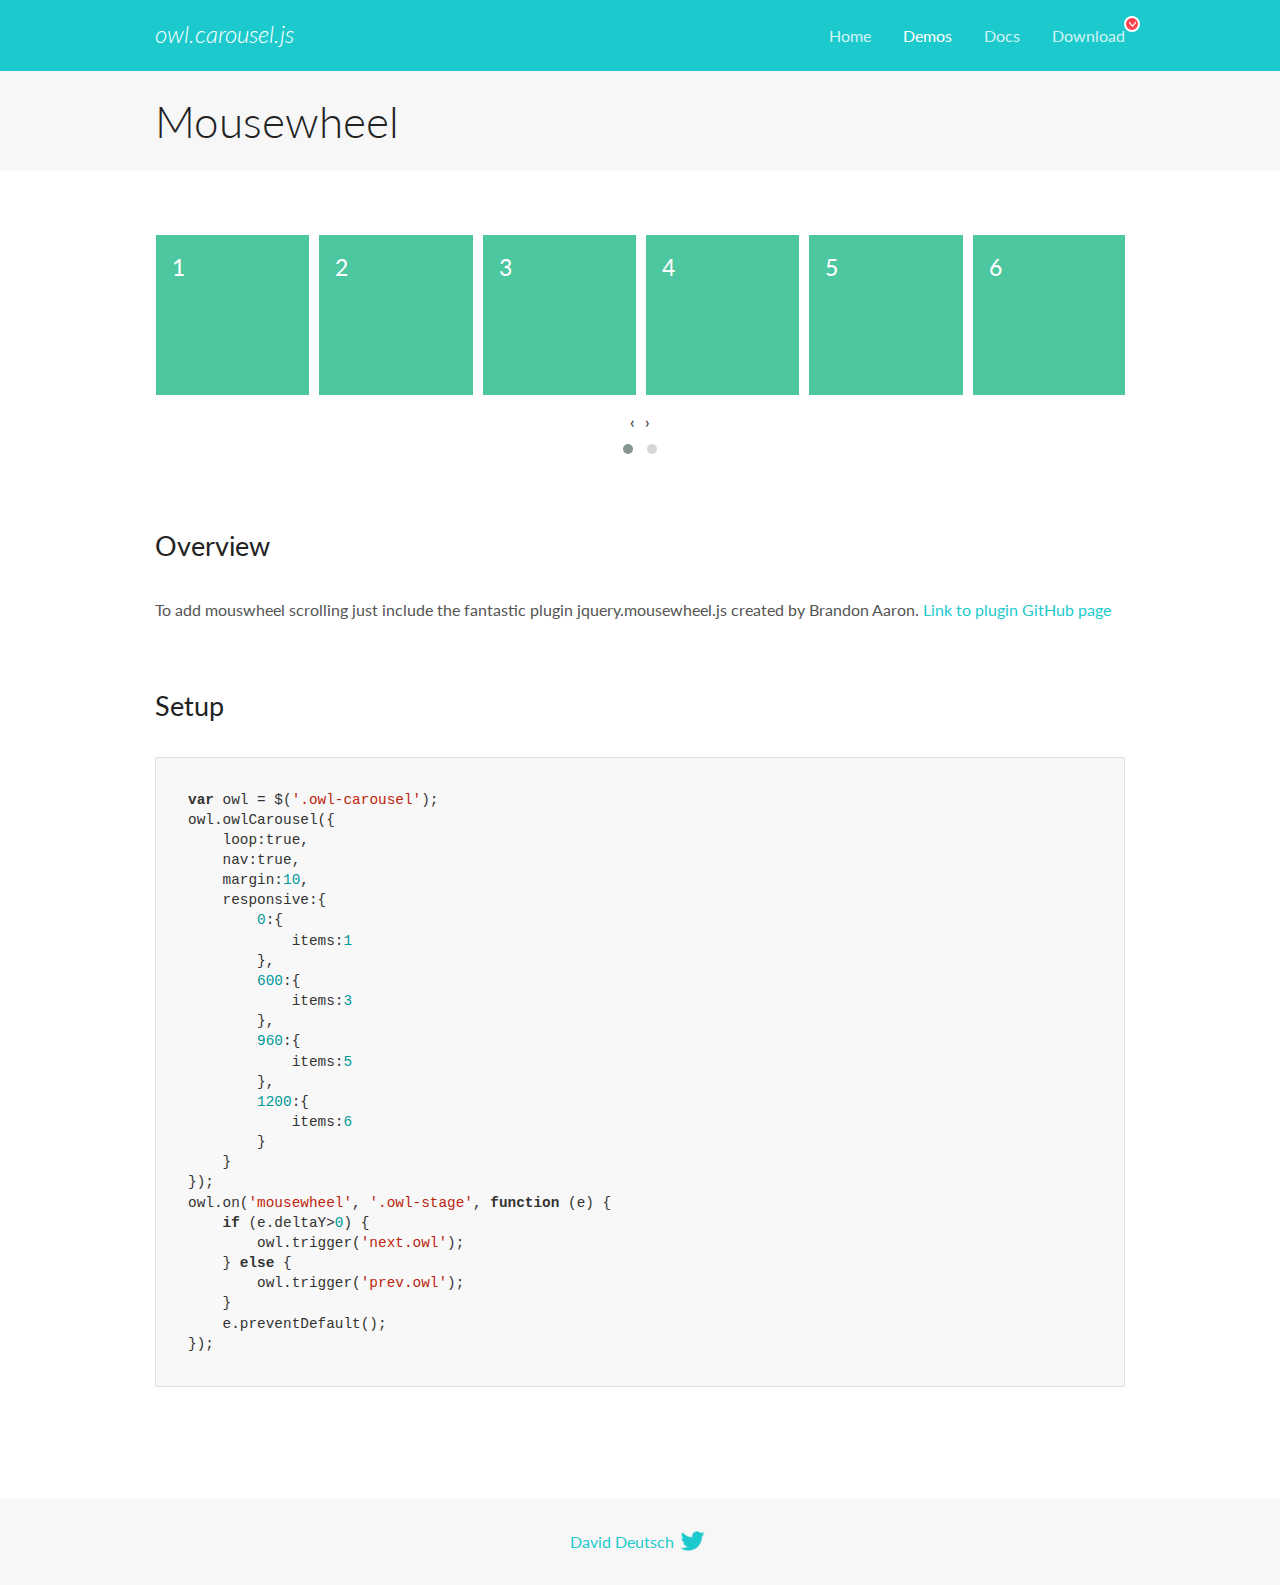
<file: libs/OwlCarousel/docs/demos/mousewheel.html>
<!DOCTYPE html>
<html lang="en">
  <head>

    <!-- head -->
    <meta charset="utf-8">
    <meta name="msapplication-tap-highlight" content="no" />
    <meta name="viewport" content="width=device-width, initial-scale=1.0" />
    <meta name="description" content="Mousewheel usage demo">
    <meta name="author" content="David Deutsch">
    <title>
      Mousewheel Demo | Owl Carousel | 2.3.4
    </title>

    <!-- Stylesheets -->
    <link href='https://fonts.googleapis.com/css?family=Lato:300,400,700,400italic,300italic' rel='stylesheet' type='text/css'>
    <link rel="stylesheet" href="../assets/css/docs.theme.min.css">

    <!-- Owl Stylesheets -->
    <link rel="stylesheet" href="../assets/owlcarousel/assets/owl.carousel.min.css">
    <link rel="stylesheet" href="../assets/owlcarousel/assets/owl.theme.default.min.css">

    <!-- HTML5 shim and Respond.js IE8 support of HTML5 elements and media queries -->

    <!--[if lt IE 9]>
      <script src="https://oss.maxcdn.com/libs/html5shiv/3.7.0/html5shiv.js"></script>
      <script src="https://oss.maxcdn.com/libs/respond.js/1.3.0/respond.min.js"></script>
    <![endif]-->

    <!-- Favicons -->
    <link rel="apple-touch-icon-precomposed" sizes="144x144" href="../assets/ico/apple-touch-icon-144-precomposed.png">
    <link rel="shortcut icon" href="../assets/ico/favicon.png">
    <link rel="shortcut icon" href="favicon.ico">

    <!-- Yeah i know js should not be in header. Its required for demos.-->

    <!-- javascript -->
    <script src="../assets/vendors/jquery.min.js"></script>
    <script src="../assets/owlcarousel/owl.carousel.js"></script>
  </head>
  <body>

    <!-- header -->
    <header class="header">
      <div class="row">
        <div class="large-12 columns">
          <div class="brand left">
            <h3>
              <a href="/OwlCarousel2/">owl.carousel.js</a> 
            </h3>
          </div>
          <a id="toggle-nav" class="right">
            <span></span> <span></span> <span></span> 
          </a> 
          <div class="nav-bar">
            <ul class="clearfix">
              <li> <a href="/OwlCarousel2/index.html">Home</a>  </li>
              <li class="active">
                <a href="/OwlCarousel2/demos/demos.html">Demos</a> 
              </li>
              <li> <a href="/OwlCarousel2/docs/started-welcome.html">Docs</a>  </li>
              <li>
                <a href="https://github.com/OwlCarousel2/OwlCarousel2/archive/2.3.4.zip">Download</a> 
                <span class="download"></span> 
              </li>
            </ul>
          </div>
        </div>
      </div>
    </header>

    <!-- title -->
    <section class="title">
      <div class="row">
        <div class="large-12 columns">
          <h1>Mousewheel</h1>
        </div>
      </div>
    </section>

    <!--  Demos -->
    <section id="demos">
      <div class="row">
        <div class="large-12 columns">
          <div class="owl-carousel owl-theme">
            <div class="item">
              <h4>1</h4>
            </div>
            <div class="item">
              <h4>2</h4>
            </div>
            <div class="item">
              <h4>3</h4>
            </div>
            <div class="item">
              <h4>4</h4>
            </div>
            <div class="item">
              <h4>5</h4>
            </div>
            <div class="item">
              <h4>6</h4>
            </div>
            <div class="item">
              <h4>7</h4>
            </div>
            <div class="item">
              <h4>8</h4>
            </div>
            <div class="item">
              <h4>9</h4>
            </div>
            <div class="item">
              <h4>10</h4>
            </div>
            <div class="item">
              <h4>11</h4>
            </div>
            <div class="item">
              <h4>12</h4>
            </div>
          </div>
          <h3 id="overview">Overview</h3>
          <p>To add mouswheel scrolling just include the fantastic plugin jquery.mousewheel.js created by Brandon Aaron.
            <a href="https://github.com/brandonaaron/jquery-mousewheel">Link to plugin GitHub page</a> 
          </p>
          <h3 id="setup">Setup</h3>
          <pre><code>var owl = $(&#39;.owl-carousel&#39;);
owl.owlCarousel({
    loop:true,
    nav:true,
    margin:10,
    responsive:{
        0:{
            items:1
        },
        600:{
            items:3
        },            
        960:{
            items:5
        },
        1200:{
            items:6
        }
    }
});
owl.on(&#39;mousewheel&#39;, &#39;.owl-stage&#39;, function (e) {
    if (e.deltaY&gt;0) {
        owl.trigger(&#39;next.owl&#39;);
    } else {
        owl.trigger(&#39;prev.owl&#39;);
    }
    e.preventDefault();
});</code></pre>
          <script src="../assets/vendors/jquery.mousewheel.min.js"></script>
          <script>
            $(document).ready(function() {
              var owl = $('.owl-carousel');
              owl.owlCarousel({
                loop: true,
                nav: true,
                margin: 10,
                responsive: {
                  0: {
                    items: 1
                  },
                  600: {
                    items: 3
                  },
                  960: {
                    items: 5
                  },
                  1200: {
                    items: 6
                  }
                }
              });
              owl.on('mousewheel', '.owl-stage', function(e) {
                if (e.deltaY > 0) {
                  owl.trigger('next.owl');
                } else {
                  owl.trigger('prev.owl');
                }
                e.preventDefault();
              });
            })
          </script>
        </div>
      </div>
    </section>

    <!-- footer -->
    <footer class="footer">
      <div class="row">
        <div class="large-12 columns">
          <h5>
            <a href="/OwlCarousel2/docs/support-contact.html">David Deutsch</a> 
            <a id="custom-tweet-button" href="https://twitter.com/share?url=https://github.com/OwlCarousel2/OwlCarousel2&text=Owl Carousel - This is so awesome! " target="_blank"></a> 
          </h5>
        </div>
      </div>
    </footer>

    <!-- vendors -->
    <script src="../assets/vendors/highlight.js"></script>
    <script src="../assets/js/app.js"></script>
  </body>
</html>
</file>
<file: css/styles.css>
@import url(../fonts/Montserat/stylesheet.css);
html, body, div, span, applet, object, iframe,
h1, h2, h3, h4, h5, h6, p, blockquote, pre,
a, abbr, acronym, address, big, cite, code,
del, dfn, em, img, ins, kbd, q, s, samp,
small, strike, strong, sub, sup, tt, var,
b, u, i, center,
dl, dt, dd, ol, ul, li,
fieldset, form, label, legend,
table, caption, tbody, tfoot, thead, tr, th, td,
article, aside, canvas, details, embed, 
figure, figcaption, footer, header, hgroup, 
menu, nav, output, ruby, section, summary,
time, mark, audio, video {
	margin: 0;
	padding: 0;
	border: 0;
	font-size: 100%;
	font: inherit;
	vertical-align: baseline;
}
/* HTML5 display-role reset for older browsers */
article, aside, details, figcaption, figure, 
footer, header, hgroup, menu, nav, section {
	display: block;
}
body {
	line-height: 1;
}
ol, ul {
	list-style: none;
}
blockquote, q {
	quotes: none;
}
blockquote:before, blockquote:after,
q:before, q:after {
	content: none;
}
table {
	border-collapse: collapse;
    border-spacing: 0;
}
a {
	color: inherit;
	text-decoration: none;
}
.header {
	width: 100%;
	display: flex;
	flex-direction: row;
	justify-content: space-evenly;
	align-items: center;
	margin: 60px 0px;
}
.logo {
	display: flex;
	justify-content: center;
	align-items: center;
}
.menu {
	display: flex;
	flex-direction: row;
	justify-content: space-between;
	align-items: center;
}
.menu a {
	font-family: 'Montserrat';
	font-style: normal;
	font-weight: 300;
	font-size: 13px;
	line-height: 16px;
	letter-spacing: 0.05em;
	text-transform: uppercase;
	color: #000000;
	margin-right: 30px;
}
.menu a:last-child{
	margin-right: 0;
}
.menu a:first-child{
	margin-right: 20px;
}
.menu .menu__link_active {
	text-align: center;
	letter-spacing: 0.05em;
	text-transform: uppercase;
	color: #D1A954;
	font-weight: normal;
	border: 1px solid rgba(209, 169, 84, 0.9);
	padding: 10px;
}
.menu .menu__link_gold {
	font-weight: bold;
	color: #D1A954;
}
.burger {
	display: flex;
	justify-content: center;
	align-items: center;
}
svg.menu {
	width: 40px;
	height: 30px;
}
.owl-carousel {
	margin: 0px 60px;
	display: flex;
	flex-direction: row;
	justify-content: space-between;
}
.item-slide{
	margin-right: 30px;
}
.item-slide:last-child{
	margin-right: 0px;
}
.item-slide img {
	width: 100%;
	object-fit: cover;
}
.mask {
	position: absolute;
	top: 0;
	left: 0;
	width: 100%;
	height: 25.5%;
	background-color: rgba(209, 169, 84, 0.9);
}
.mask .text {
	margin: 20px 15px;
	border: 1px solid rgba(255, 255, 255, 0.5);
}
.mask .text h2 {
	font-family: Montserrat;
	font-style: normal;
	font-weight: normal;
	font-size: 30px;
	line-height: 37px;
	text-align: center;
	text-transform: uppercase;
	color: #FFFFFF;
}
.mask .text h2 {
	font-family: Montserrat;
	font-style: normal;
	font-weight: normal;
	font-size: 14px;
	line-height: 135%;
	text-align: center;
	color: #FFFFFF;
}
</file>
<file: fonts/Montserat/stylesheet.css>
@font-face {
    font-family: 'Montserrat';
    src: url('Montserrat-Italic.eot');
    src: url('Montserrat-Italic.eot?#iefix') format('embedded-opentype'),
        url('Montserrat-Italic.woff2') format('woff2'),
        url('Montserrat-Italic.woff') format('woff'),
        url('Montserrat-Italic.ttf') format('truetype'),
        url('Montserrat-Italic.svg#Montserrat-Italic') format('svg');
    font-weight: normal;
    font-style: italic;
}

@font-face {
    font-family: 'Montserrat';
    src: url('Montserrat-ExtraLightItalic.eot');
    src: url('Montserrat-ExtraLightItalic.eot?#iefix') format('embedded-opentype'),
        url('Montserrat-ExtraLightItalic.woff2') format('woff2'),
        url('Montserrat-ExtraLightItalic.woff') format('woff'),
        url('Montserrat-ExtraLightItalic.ttf') format('truetype'),
        url('Montserrat-ExtraLightItalic.svg#Montserrat-ExtraLightItalic') format('svg');
    font-weight: 200;
    font-style: italic;
}

@font-face {
    font-family: 'Montserrat';
    src: url('Montserrat-MediumItalic.eot');
    src: url('Montserrat-MediumItalic.eot?#iefix') format('embedded-opentype'),
        url('Montserrat-MediumItalic.woff2') format('woff2'),
        url('Montserrat-MediumItalic.woff') format('woff'),
        url('Montserrat-MediumItalic.ttf') format('truetype'),
        url('Montserrat-MediumItalic.svg#Montserrat-MediumItalic') format('svg');
    font-weight: 500;
    font-style: italic;
}

@font-face {
    font-family: 'Montserrat';
    src: url('Montserrat-Thin.eot');
    src: url('Montserrat-Thin.eot?#iefix') format('embedded-opentype'),
        url('Montserrat-Thin.woff2') format('woff2'),
        url('Montserrat-Thin.woff') format('woff'),
        url('Montserrat-Thin.ttf') format('truetype'),
        url('Montserrat-Thin.svg#Montserrat-Thin') format('svg');
    font-weight: 100;
    font-style: normal;
}

@font-face {
    font-family: 'Montserrat';
    src: url('Montserrat-LightItalic.eot');
    src: url('Montserrat-LightItalic.eot?#iefix') format('embedded-opentype'),
        url('Montserrat-LightItalic.woff2') format('woff2'),
        url('Montserrat-LightItalic.woff') format('woff'),
        url('Montserrat-LightItalic.ttf') format('truetype'),
        url('Montserrat-LightItalic.svg#Montserrat-LightItalic') format('svg');
    font-weight: 300;
    font-style: italic;
}

@font-face {
    font-family: 'Montserrat';
    src: url('Montserrat-BlackItalic.eot');
    src: url('Montserrat-BlackItalic.eot?#iefix') format('embedded-opentype'),
        url('Montserrat-BlackItalic.woff2') format('woff2'),
        url('Montserrat-BlackItalic.woff') format('woff'),
        url('Montserrat-BlackItalic.ttf') format('truetype'),
        url('Montserrat-BlackItalic.svg#Montserrat-BlackItalic') format('svg');
    font-weight: 900;
    font-style: italic;
}

@font-face {
    font-family: 'Montserrat';
    src: url('Montserrat-Light.eot');
    src: url('Montserrat-Light.eot?#iefix') format('embedded-opentype'),
        url('Montserrat-Light.woff2') format('woff2'),
        url('Montserrat-Light.woff') format('woff'),
        url('Montserrat-Light.ttf') format('truetype'),
        url('Montserrat-Light.svg#Montserrat-Light') format('svg');
    font-weight: 300;
    font-style: normal;
}

@font-face {
    font-family: 'Montserrat';
    src: url('Montserrat-SemiBoldItalic.eot');
    src: url('Montserrat-SemiBoldItalic.eot?#iefix') format('embedded-opentype'),
        url('Montserrat-SemiBoldItalic.woff2') format('woff2'),
        url('Montserrat-SemiBoldItalic.woff') format('woff'),
        url('Montserrat-SemiBoldItalic.ttf') format('truetype'),
        url('Montserrat-SemiBoldItalic.svg#Montserrat-SemiBoldItalic') format('svg');
    font-weight: 600;
    font-style: italic;
}

@font-face {
    font-family: 'Montserrat';
    src: url('Montserrat-ExtraLight.eot');
    src: url('Montserrat-ExtraLight.eot?#iefix') format('embedded-opentype'),
        url('Montserrat-ExtraLight.woff2') format('woff2'),
        url('Montserrat-ExtraLight.woff') format('woff'),
        url('Montserrat-ExtraLight.ttf') format('truetype'),
        url('Montserrat-ExtraLight.svg#Montserrat-ExtraLight') format('svg');
    font-weight: 200;
    font-style: normal;
}

@font-face {
    font-family: 'Montserrat';
    src: url('Montserrat-SemiBold.eot');
    src: url('Montserrat-SemiBold.eot?#iefix') format('embedded-opentype'),
        url('Montserrat-SemiBold.woff2') format('woff2'),
        url('Montserrat-SemiBold.woff') format('woff'),
        url('Montserrat-SemiBold.ttf') format('truetype'),
        url('Montserrat-SemiBold.svg#Montserrat-SemiBold') format('svg');
    font-weight: 600;
    font-style: normal;
}

@font-face {
    font-family: 'Montserrat';
    src: url('Montserrat-ThinItalic.eot');
    src: url('Montserrat-ThinItalic.eot?#iefix') format('embedded-opentype'),
        url('Montserrat-ThinItalic.woff2') format('woff2'),
        url('Montserrat-ThinItalic.woff') format('woff'),
        url('Montserrat-ThinItalic.ttf') format('truetype'),
        url('Montserrat-ThinItalic.svg#Montserrat-ThinItalic') format('svg');
    font-weight: 100;
    font-style: italic;
}

@font-face {
    font-family: 'Montserrat';
    src: url('Montserrat-Black.eot');
    src: url('Montserrat-Black.eot?#iefix') format('embedded-opentype'),
        url('Montserrat-Black.woff2') format('woff2'),
        url('Montserrat-Black.woff') format('woff'),
        url('Montserrat-Black.ttf') format('truetype'),
        url('Montserrat-Black.svg#Montserrat-Black') format('svg');
    font-weight: 900;
    font-style: normal;
}

@font-face {
    font-family: 'Montserrat';
    src: url('Montserrat-BoldItalic.eot');
    src: url('Montserrat-BoldItalic.eot?#iefix') format('embedded-opentype'),
        url('Montserrat-BoldItalic.woff2') format('woff2'),
        url('Montserrat-BoldItalic.woff') format('woff'),
        url('Montserrat-BoldItalic.ttf') format('truetype'),
        url('Montserrat-BoldItalic.svg#Montserrat-BoldItalic') format('svg');
    font-weight: bold;
    font-style: italic;
}

@font-face {
    font-family: 'Montserrat';
    src: url('Montserrat-Regular.eot');
    src: url('Montserrat-Regular.eot?#iefix') format('embedded-opentype'),
        url('Montserrat-Regular.woff2') format('woff2'),
        url('Montserrat-Regular.woff') format('woff'),
        url('Montserrat-Regular.ttf') format('truetype'),
        url('Montserrat-Regular.svg#Montserrat-Regular') format('svg');
    font-weight: normal;
    font-style: normal;
}

@font-face {
    font-family: 'Montserrat';
    src: url('Montserrat-Medium.eot');
    src: url('Montserrat-Medium.eot?#iefix') format('embedded-opentype'),
        url('Montserrat-Medium.woff2') format('woff2'),
        url('Montserrat-Medium.woff') format('woff'),
        url('Montserrat-Medium.ttf') format('truetype'),
        url('Montserrat-Medium.svg#Montserrat-Medium') format('svg');
    font-weight: 500;
    font-style: normal;
}

@font-face {
    font-family: 'Montserrat';
    src: url('Montserrat-Bold.eot');
    src: url('Montserrat-Bold.eot?#iefix') format('embedded-opentype'),
        url('Montserrat-Bold.woff2') format('woff2'),
        url('Montserrat-Bold.woff') format('woff'),
        url('Montserrat-Bold.ttf') format('truetype'),
        url('Montserrat-Bold.svg#Montserrat-Bold') format('svg');
    font-weight: bold;
    font-style: normal;
}

@font-face {
    font-family: 'Montserrat';
    src: url('Montserrat-ExtraBold.eot');
    src: url('Montserrat-ExtraBold.eot?#iefix') format('embedded-opentype'),
        url('Montserrat-ExtraBold.woff2') format('woff2'),
        url('Montserrat-ExtraBold.woff') format('woff'),
        url('Montserrat-ExtraBold.ttf') format('truetype'),
        url('Montserrat-ExtraBold.svg#Montserrat-ExtraBold') format('svg');
    font-weight: 800;
    font-style: normal;
}

@font-face {
    font-family: 'Montserrat';
    src: url('Montserrat-ExtraBoldItalic.eot');
    src: url('Montserrat-ExtraBoldItalic.eot?#iefix') format('embedded-opentype'),
        url('Montserrat-ExtraBoldItalic.woff2') format('woff2'),
        url('Montserrat-ExtraBoldItalic.woff') format('woff'),
        url('Montserrat-ExtraBoldItalic.ttf') format('truetype'),
        url('Montserrat-ExtraBoldItalic.svg#Montserrat-ExtraBoldItalic') format('svg');
    font-weight: 800;
    font-style: italic;
}
</file>
